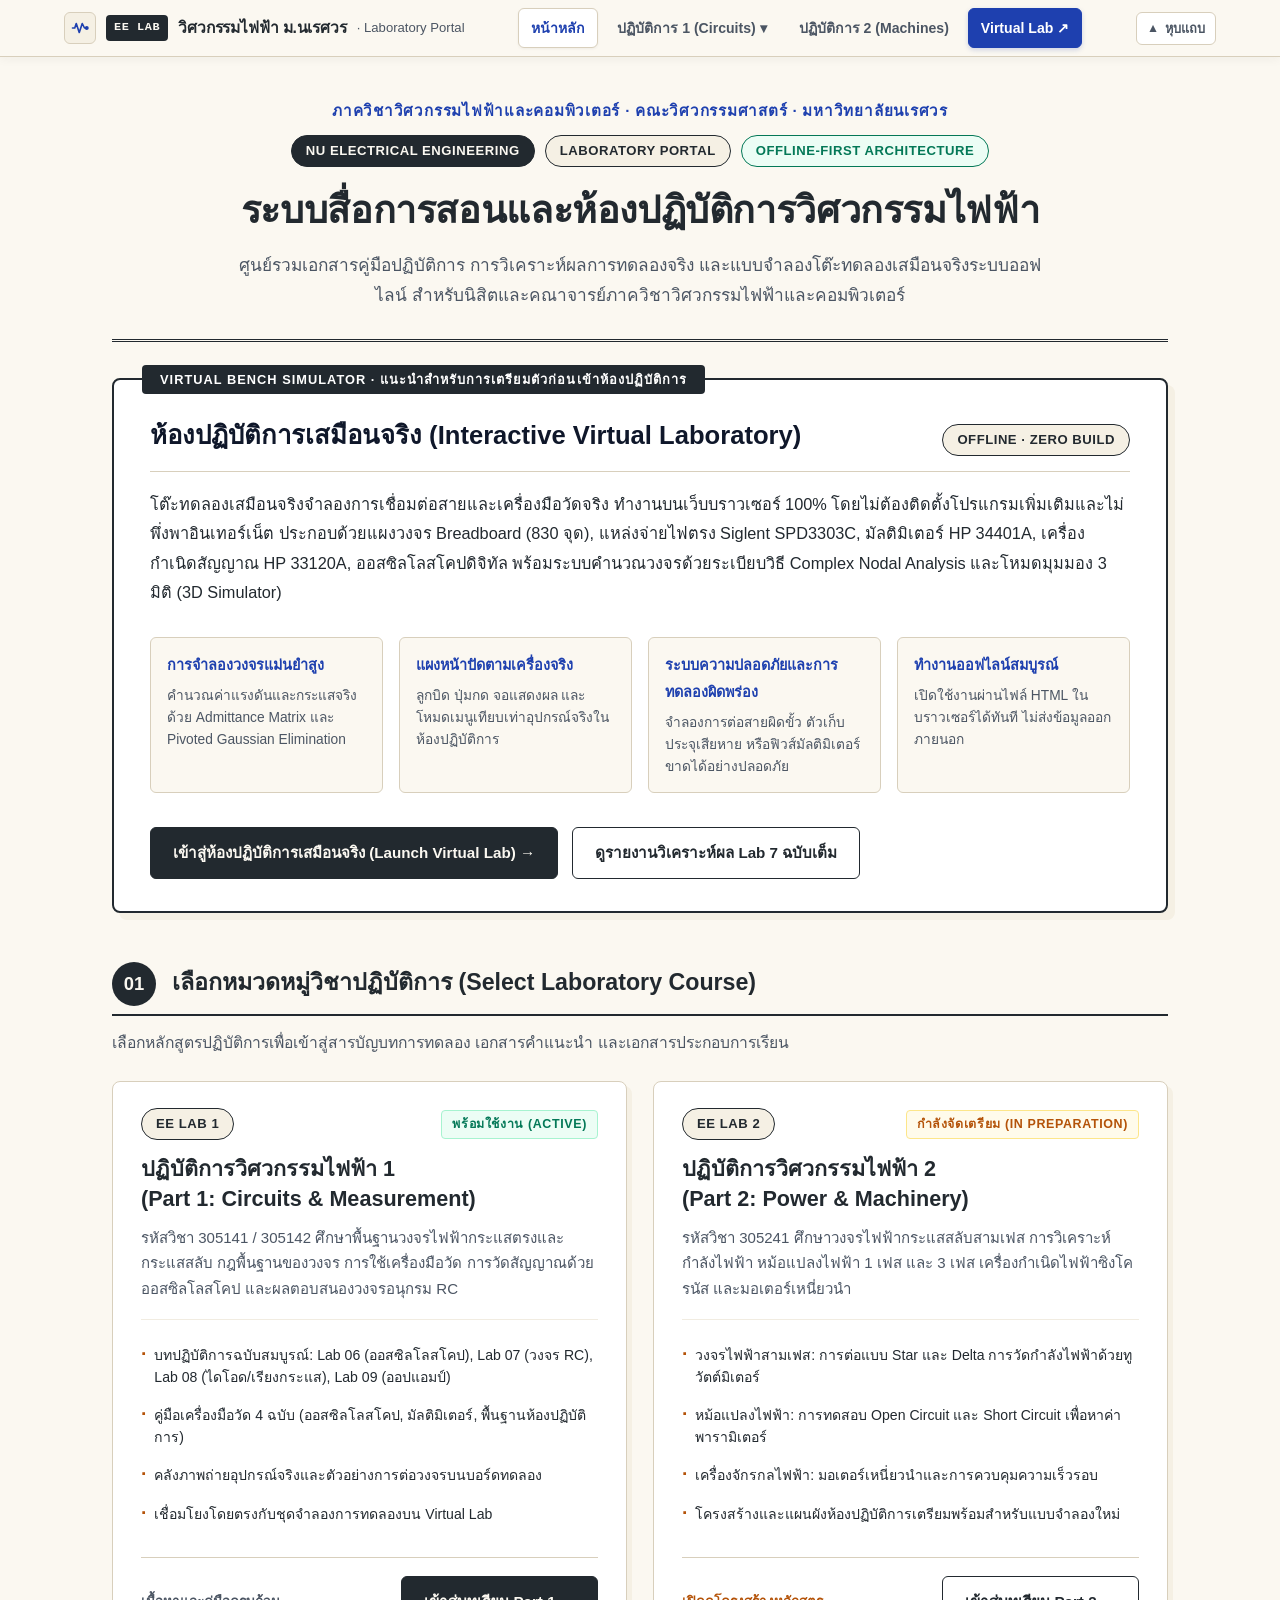
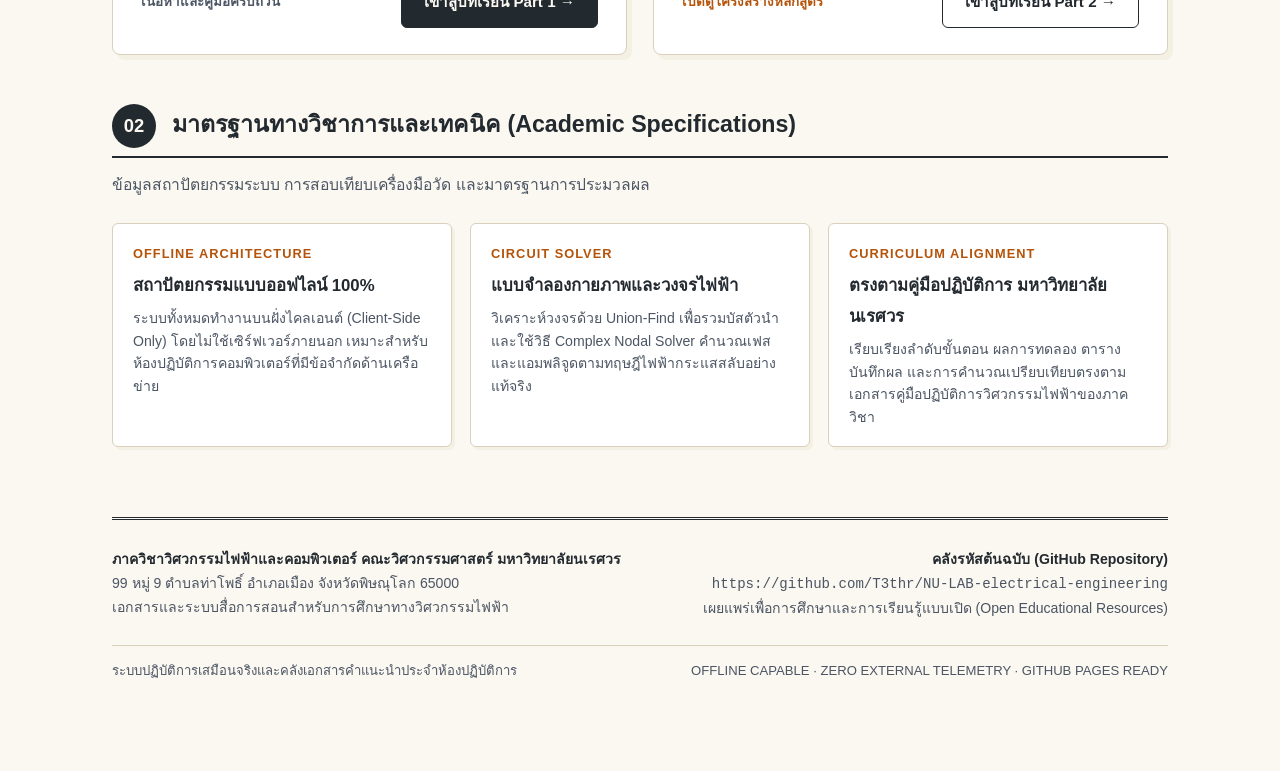
<file: index.html>
<!DOCTYPE html>
<html lang="th">
<head>
<meta charset="UTF-8">
<meta name="viewport" content="width=device-width, initial-scale=1.0">
<link rel="icon" href="data:,">
<title>ระบบสื่อการสอนและห้องปฏิบัติการวิศวกรรมไฟฟ้า · มหาวิทยาลัยนเรศวร</title>
<link rel="stylesheet" href="assets/css/site-header.css">
<script src="assets/js/site-header.js"></script>
<style>
/* ═══════════ พื้นฐานแบบตำราเรียนและเอกสารวิชาการ ═══════════ */
:root {
  --paper: #FBF8F1;
  --paper2: #F5F0E4;
  --ink: #22292F;
  --ink-soft: #4B5563;
  --rule: #D8CFBC;
  --accent: #1E40AF;
  --accent-hover: #1D4ED8;
  --accent2: #B45309;
  --green: #047857;
  --green-bg: #ECFDF5;
  --red: #B91C1C;
  --red-bg: #FEF2F2;
  --purple: #6D28D9;
  --amber-bg: #FFFBEB;
  --blue-bg: #EFF6FF;
  --navy: #0F172A;
}

* { box-sizing: border-box; }
html {
  scroll-behavior: smooth;
  overflow-x: hidden;
  max-width: 100vw;
  width: 100%;
}
body {
  margin: 0;
  background: var(--paper);
  color: var(--ink);
  font-family: "IBM Plex Sans Thai", "Sarabun", "Thonburi", "Noto Sans Thai", -apple-system, "Segoe UI", sans-serif;
  font-size: 16.5px;
  line-height: 1.85;
  overflow-x: hidden;
  max-width: 100vw;
  width: 100%;
}

.page {
  max-width: 1120px;
  margin: 0 auto;
  padding: 40px 32px 90px;
  width: 100%;
  overflow-x: hidden;
}

/* ═══════════ ส่วนหัวกลางแบบวิชาการ ═══════════ */
header.central-header {
  text-align: center;
  margin-bottom: 36px;
}

.institute-line {
  font-size: 0.95rem;
  font-weight: 700;
  letter-spacing: 0.05em;
  color: var(--accent);
  margin-bottom: 10px;
  text-transform: uppercase;
}

.chips-row {
  display: flex;
  justify-content: center;
  align-items: center;
  gap: 10px;
  margin-bottom: 18px;
  flex-wrap: wrap;
}

.chip {
  border: 1.5px solid var(--ink);
  border-radius: 999px;
  padding: 3px 14px;
  font-size: 0.82rem;
  font-weight: 700;
  color: var(--ink);
  background: var(--paper2);
  letter-spacing: 0.04em;
}

.chip.highlight {
  background: var(--ink);
  color: var(--paper);
}

.chip.active-tag {
  background: var(--green-bg);
  border-color: var(--green);
  color: var(--green);
}

h1.portal-title {
  font-size: 2.35rem;
  line-height: 1.35;
  margin: 12px 0 14px;
  font-weight: 800;
  color: var(--ink);
  letter-spacing: -0.01em;
}

.portal-subtitle {
  color: var(--ink-soft);
  font-size: 1.08rem;
  max-width: 820px;
  margin: 0 auto 24px;
  line-height: 1.75;
}

.header-divider {
  border: none;
  border-bottom: 3px double var(--ink);
  margin: 28px 0 36px;
}

/* ═══════════ กล่องเด่น Virtual Laboratory ═══════════ */
.hero-virtual-lab {
  border: 2px solid var(--ink);
  background: #FFFFFF;
  border-radius: 8px;
  padding: 32px 36px;
  margin-bottom: 48px;
  box-shadow: 7px 7px 0 var(--paper2);
  position: relative;
}

.hero-virtual-lab::before {
  content: "VIRTUAL BENCH SIMULATOR · แนะนำสำหรับการเตรียมตัวก่อนเข้าห้องปฏิบัติการ";
  position: absolute;
  top: -15px;
  left: 28px;
  background: var(--ink);
  color: #FFFFFF;
  font-weight: 700;
  font-size: 0.80rem;
  padding: 3px 18px;
  letter-spacing: 0.08em;
  border-radius: 4px;
}

.hero-content {
  display: flex;
  flex-direction: column;
  gap: 18px;
}

.hero-title-row {
  display: flex;
  justify-content: space-between;
  align-items: baseline;
  gap: 16px;
  flex-wrap: wrap;
  border-bottom: 1.5px solid var(--rule);
  padding-bottom: 12px;
}

.hero-title {
  font-size: 1.60rem;
  font-weight: 800;
  color: var(--navy);
  margin: 0;
}

.hero-desc {
  font-size: 1.02rem;
  color: var(--ink);
  line-height: 1.8;
  margin: 0;
}

.features-grid {
  display: grid;
  grid-template-columns: repeat(auto-fit, minmax(230px, 1fr));
  gap: 16px;
  margin: 12px 0 8px;
}

.feature-box {
  background: var(--paper);
  border: 1px solid var(--rule);
  border-radius: 6px;
  padding: 14px 16px;
}

.feature-box .f-title {
  font-size: 0.90rem;
  font-weight: 800;
  color: var(--accent);
  margin-bottom: 6px;
}

.feature-box .f-desc {
  font-size: 0.86rem;
  color: var(--ink-soft);
  line-height: 1.6;
  margin: 0;
}

.hero-actions {
  display: flex;
  align-items: center;
  gap: 14px;
  margin-top: 8px;
  flex-wrap: wrap;
}

.btn {
  display: inline-flex;
  align-items: center;
  justify-content: center;
  padding: 11px 22px;
  border-radius: 6px;
  font-size: 0.95rem;
  font-weight: 700;
  text-decoration: none;
  cursor: pointer;
  transition: all 0.15s ease;
  border: 1.5px solid var(--ink);
}

.btn-primary {
  background: var(--ink);
  color: var(--paper);
  border-color: var(--ink);
}

.btn-primary:hover {
  background: var(--accent);
  border-color: var(--accent);
  color: #FFFFFF;
  transform: translateY(-1px);
}

.btn-secondary {
  background: #FFFFFF;
  color: var(--ink);
}

.btn-secondary:hover {
  background: var(--paper2);
  border-color: var(--ink);
  transform: translateY(-1px);
}

.btn-outline-accent {
  background: var(--blue-bg);
  color: var(--accent);
  border-color: var(--accent);
}

.btn-outline-accent:hover {
  background: var(--accent);
  color: #FFFFFF;
}

/* ═══════════ หัวข้อส่วนเนื้อหา ═══════════ */
.sec-head {
  display: flex;
  align-items: baseline;
  gap: 16px;
  border-bottom: 2.5px solid var(--ink);
  padding-bottom: 8px;
  margin: 48px 0 24px;
}

.sec-no {
  flex: 0 0 auto;
  width: 44px;
  height: 44px;
  border-radius: 50%;
  background: var(--ink);
  color: var(--paper);
  display: flex;
  align-items: center;
  justify-content: center;
  font-size: 1.15rem;
  font-weight: 800;
}

h2 {
  font-size: 1.45rem;
  margin: 0;
  font-weight: 800;
  color: var(--ink);
}

.sec-lead {
  color: var(--ink-soft);
  font-size: 0.98rem;
  margin: -12px 0 24px;
}

/* ═══════════ การ์ดเลือกหมวดหมู่วิชา (Part 1 / Part 2) ═══════════ */
.course-grid {
  display: grid;
  grid-template-columns: repeat(auto-fit, minmax(340px, 1fr));
  gap: 26px;
  margin-bottom: 48px;
}

.course-card {
  background: #FFFFFF;
  border: 1.5px solid var(--rule);
  border-radius: 8px;
  padding: 26px 28px;
  box-shadow: 5px 5px 0 var(--paper2);
  display: flex;
  flex-direction: column;
  justify-content: space-between;
  transition: all 0.2s ease;
}

.course-card:hover {
  box-shadow: 6px 6px 0 rgba(0,0,0,0.12);
  border-color: var(--ink);
  transform: translateY(-2px);
}

.course-badge-row {
  display: flex;
  justify-content: space-between;
  align-items: center;
  margin-bottom: 14px;
  gap: 10px;
}

.badge-tag {
  font-size: 0.78rem;
  font-weight: 800;
  padding: 2px 10px;
  border-radius: 4px;
  letter-spacing: 0.05em;
  text-transform: uppercase;
}

.badge-active {
  background: var(--green-bg);
  color: var(--green);
  border: 1px solid #A7F3D0;
}

.badge-prep {
  background: var(--amber-bg);
  color: var(--accent2);
  border: 1px solid #FDE68A;
}

.card-title {
  font-size: 1.35rem;
  font-weight: 800;
  margin: 0 0 10px;
  color: var(--ink);
  line-height: 1.4;
}

.card-desc {
  font-size: 0.94rem;
  color: var(--ink-soft);
  line-height: 1.7;
  margin: 0 0 18px;
}

.card-highlights {
  list-style: none;
  padding: 0;
  margin: 0 0 24px;
  border-top: 1px solid #F1ECE1;
  padding-top: 14px;
}

.card-highlights li {
  font-size: 0.88rem;
  color: var(--ink);
  padding: 5px 0;
  display: flex;
  align-items: baseline;
  gap: 8px;
  line-height: 1.55;
}

.card-highlights li::before {
  content: "·";
  color: var(--accent2);
  font-weight: 800;
  font-size: 1.2rem;
}

.card-footer {
  border-top: 1.5px solid var(--rule);
  padding-top: 18px;
  display: flex;
  justify-content: space-between;
  align-items: center;
  gap: 12px;
  flex-wrap: wrap;
}

/* ═══════════ เมทริกซ์ข้อมูลและสเปก ═══════════ */
.spec-grid {
  display: grid;
  grid-template-columns: repeat(auto-fit, minmax(300px, 1fr));
  gap: 18px;
  margin: 20px 0 40px;
}

.spec-card {
  background: #FFFFFF;
  border: 1.5px solid var(--rule);
  border-radius: 6px;
  padding: 18px 20px;
  box-shadow: 3px 3px 0 var(--paper2);
}

.spec-card .spec-label {
  font-size: 0.80rem;
  font-weight: 800;
  color: var(--accent2);
  text-transform: uppercase;
  letter-spacing: 0.08em;
  margin-bottom: 4px;
  display: block;
}

.spec-card .spec-title {
  font-size: 1.05rem;
  font-weight: 700;
  color: var(--ink);
  margin-bottom: 6px;
}

.spec-card .spec-detail {
  font-size: 0.88rem;
  color: var(--ink-soft);
  line-height: 1.6;
  margin: 0;
}

/* ═══════════ ท้ายกระดาษ Colophon ═══════════ */
footer.colophon {
  margin-top: 70px;
  border-top: 3px double var(--ink);
  padding-top: 28px;
  font-size: 0.88rem;
  color: var(--ink-soft);
  line-height: 1.7;
}

.footer-content {
  display: flex;
  justify-content: space-between;
  align-items: flex-start;
  gap: 24px;
  flex-wrap: wrap;
}

.footer-col {
  flex: 1 1 300px;
}

.footer-col b {
  color: var(--ink);
}

.footer-bottom {
  margin-top: 24px;
  padding-top: 14px;
  border-top: 1px solid var(--rule);
  font-size: 0.82rem;
  display: flex;
  justify-content: space-between;
  flex-wrap: wrap;
  gap: 10px;
}

@media (max-width: 768px) {
  html, body {
    overflow-x: hidden;
    max-width: 100vw;
    width: 100%;
  }
  body { font-size: 15.5px; }
  .page {
    padding: 24px 18px 60px;
    width: 100%;
    max-width: 100%;
    box-sizing: border-box;
    overflow-x: hidden;
  }
  h1.portal-title { font-size: 1.85rem; }
  .hero-virtual-lab { padding: 24px 20px; }
  .hero-virtual-lab::before { position: static; display: inline-block; margin-bottom: 12px; }
  .hero-title { font-size: 1.35rem; }
  .course-grid { grid-template-columns: 1fr; }
  .course-card { padding: 20px; }
}
</style>
</head>
<body>

<!-- ═══════════ Unified Standardized Header & Navigation ═══════════ -->
<site-header data-page="portal" data-base="./" data-no-breadcrumb="true"></site-header>

<div class="page">

  <!-- ส่วนหัวกลางแบบวิชาการ -->
  <header class="central-header">
    <div class="institute-line">ภาควิชาวิศวกรรมไฟฟ้าและคอมพิวเตอร์ · คณะวิศวกรรมศาสตร์ · มหาวิทยาลัยนเรศวร</div>
    
    <div class="chips-row">
      <span class="chip highlight">NU ELECTRICAL ENGINEERING</span>
      <span class="chip">LABORATORY PORTAL</span>
      <span class="chip active-tag">OFFLINE-FIRST ARCHITECTURE</span>
    </div>

    <h1 class="portal-title">ระบบสื่อการสอนและห้องปฏิบัติการวิศวกรรมไฟฟ้า</h1>
    <p class="portal-subtitle">ศูนย์รวมเอกสารคู่มือปฏิบัติการ การวิเคราะห์ผลการทดลองจริง และแบบจำลองโต๊ะทดลองเสมือนจริงระบบออฟไลน์ สำหรับนิสิตและคณาจารย์ภาควิชาวิศวกรรมไฟฟ้าและคอมพิวเตอร์</p>

    <hr class="header-divider">
  </header>

  <!-- กล่องเด่น: ห้องปฏิบัติการเสมือนจริง Virtual Laboratory -->
  <section class="hero-virtual-lab">
    <div class="hero-content">
      <div class="hero-title-row">
        <h2 class="hero-title">ห้องปฏิบัติการเสมือนจริง (Interactive Virtual Laboratory)</h2>
        <span class="chip">OFFLINE · ZERO BUILD</span>
      </div>

      <p class="hero-desc">
        โต๊ะทดลองเสมือนจริงจำลองการเชื่อมต่อสายและเครื่องมือวัดจริง ทำงานบนเว็บบราวเซอร์ 100% โดยไม่ต้องติดตั้งโปรแกรมเพิ่มเติมและไม่พึ่งพาอินเทอร์เน็ต ประกอบด้วยแผงวงจร Breadboard (830 จุด), แหล่งจ่ายไฟตรง Siglent SPD3303C, มัลติมิเตอร์ HP 34401A, เครื่องกำเนิดสัญญาณ HP 33120A, ออสซิลโลสโคปดิจิทัล พร้อมระบบคำนวณวงจรด้วยระเบียบวิธี Complex Nodal Analysis และโหมดมุมมอง 3 มิติ (3D Simulator)
      </p>

      <div class="features-grid">
        <div class="feature-box">
          <div class="f-title">การจำลองวงจรแม่นยำสูง</div>
          <p class="f-desc">คำนวณค่าแรงดันและกระแสจริงด้วย Admittance Matrix และ Pivoted Gaussian Elimination</p>
        </div>
        <div class="feature-box">
          <div class="f-title">แผงหน้าปัดตามเครื่องจริง</div>
          <p class="f-desc">ลูกบิด ปุ่มกด จอแสดงผล และโหมดเมนูเทียบเท่าอุปกรณ์จริงในห้องปฏิบัติการ</p>
        </div>
        <div class="feature-box">
          <div class="f-title">ระบบความปลอดภัยและการทดลองผิดพร่อง</div>
          <p class="f-desc">จำลองการต่อสายผิดขั้ว ตัวเก็บประจุเสียหาย หรือฟิวส์มัลติมิเตอร์ขาดได้อย่างปลอดภัย</p>
        </div>
        <div class="feature-box">
          <div class="f-title">ทำงานออฟไลน์สมบูรณ์</div>
          <p class="f-desc">เปิดใช้งานผ่านไฟล์ HTML ในบราวเซอร์ได้ทันที ไม่ส่งข้อมูลออกภายนอก</p>
        </div>
      </div>

      <div class="hero-actions">
        <a href="./virtual-lab/index.html" class="btn btn-primary">เข้าสู่ห้องปฏิบัติการเสมือนจริง (Launch Virtual Lab) →</a>
        <a href="./part1/lab7/index.html" class="btn btn-secondary">ดูรายงานวิเคราะห์ผล Lab 7 ฉบับเต็ม</a>
      </div>
    </div>
  </section>

  <!-- หมวดหมู่วิชาปฏิบัติการ -->
  <section>
    <div class="sec-head">
      <div class="sec-no">01</div>
      <h2>เลือกหมวดหมู่วิชาปฏิบัติการ (Select Laboratory Course)</h2>
    </div>
    <p class="sec-lead">เลือกหลักสูตรปฏิบัติการเพื่อเข้าสู่สารบัญบทการทดลอง เอกสารคำแนะนำ และเอกสารประกอบการเรียน</p>

    <div class="course-grid">

      <!-- Course Card: Part 1 -->
      <article class="course-card">
        <div>
          <div class="course-badge-row">
            <span class="chip">EE LAB 1</span>
            <span class="badge-tag badge-active">พร้อมใช้งาน (ACTIVE)</span>
          </div>

          <h3 class="card-title">ปฏิบัติการวิศวกรรมไฟฟ้า 1<br>(Part 1: Circuits & Measurement)</h3>
          <p class="card-desc">
            รหัสวิชา 305141 / 305142 ศึกษาพื้นฐานวงจรไฟฟ้ากระแสตรงและกระแสสลับ กฎพื้นฐานของวงจร การใช้เครื่องมือวัด การวัดสัญญาณด้วยออสซิลโลสโคป และผลตอบสนองวงจรอนุกรม RC
          </p>

          <ul class="card-highlights">
            <li>บทปฏิบัติการฉบับสมบูรณ์: Lab 06 (ออสซิลโลสโคป), Lab 07 (วงจร RC), Lab 08 (ไดโอด/เรียงกระแส), Lab 09 (ออปแอมป์)</li>
            <li>คู่มือเครื่องมือวัด 4 ฉบับ (ออสซิลโลสโคป, มัลติมิเตอร์, พื้นฐานห้องปฏิบัติการ)</li>
            <li>คลังภาพถ่ายอุปกรณ์จริงและตัวอย่างการต่อวงจรบนบอร์ดทดลอง</li>
            <li>เชื่อมโยงโดยตรงกับชุดจำลองการทดลองบน Virtual Lab</li>
          </ul>
        </div>

        <div class="card-footer">
          <span style="font-size:0.84rem; color:var(--ink-soft); font-weight:600;">เนื้อหาและคู่มือครบถ้วน</span>
          <a href="./part1/index.html" class="btn btn-primary">เข้าสู่บทเรียน Part 1 →</a>
        </div>
      </article>

      <!-- Course Card: Part 2 -->
      <article class="course-card">
        <div>
          <div class="course-badge-row">
            <span class="chip">EE LAB 2</span>
            <span class="badge-tag badge-prep">กำลังจัดเตรียม (IN PREPARATION)</span>
          </div>

          <h3 class="card-title">ปฏิบัติการวิศวกรรมไฟฟ้า 2<br>(Part 2: Power & Machinery)</h3>
          <p class="card-desc">
            รหัสวิชา 305241 ศึกษาวงจรไฟฟ้ากระแสสลับสามเฟส การวิเคราะห์กำลังไฟฟ้า หม้อแปลงไฟฟ้า 1 เฟส และ 3 เฟส เครื่องกำเนิดไฟฟ้าซิงโครนัส และมอเตอร์เหนี่ยวนำ
          </p>

          <ul class="card-highlights">
            <li>วงจรไฟฟ้าสามเฟส: การต่อแบบ Star และ Delta การวัดกำลังไฟฟ้าด้วยทูวัตต์มิเตอร์</li>
            <li>หม้อแปลงไฟฟ้า: การทดสอบ Open Circuit และ Short Circuit เพื่อหาค่าพารามิเตอร์</li>
            <li>เครื่องจักรกลไฟฟ้า: มอเตอร์เหนี่ยวนำและการควบคุมความเร็วรอบ</li>
            <li>โครงสร้างและแผนผังห้องปฏิบัติการเตรียมพร้อมสำหรับแบบจำลองใหม่</li>
          </ul>
        </div>

        <div class="card-footer">
          <span style="font-size:0.84rem; color:var(--accent2); font-weight:600;">เปิดดูโครงสร้างหลักสูตร</span>
          <a href="./part2/index.html" class="btn btn-secondary">เข้าสู่บทเรียน Part 2 →</a>
        </div>
      </article>

    </div>
  </section>

  <!-- สเปกและข้อมูลทางวิชาการ -->
  <section>
    <div class="sec-head">
      <div class="sec-no">02</div>
      <h2>มาตรฐานทางวิชาการและเทคนิค (Academic Specifications)</h2>
    </div>
    <p class="sec-lead">ข้อมูลสถาปัตยกรรมระบบ การสอบเทียบเครื่องมือวัด และมาตรฐานการประมวลผล</p>

    <div class="spec-grid">
      <div class="spec-card">
        <span class="spec-label">OFFLINE ARCHITECTURE</span>
        <div class="spec-title">สถาปัตยกรรมแบบออฟไลน์ 100%</div>
        <p class="spec-detail">
          ระบบทั้งหมดทำงานบนฝั่งไคลเอนต์ (Client-Side Only) โดยไม่ใช้เซิร์ฟเวอร์ภายนอก เหมาะสำหรับห้องปฏิบัติการคอมพิวเตอร์ที่มีข้อจำกัดด้านเครือข่าย
        </p>
      </div>

      <div class="spec-card">
        <span class="spec-label">CIRCUIT SOLVER</span>
        <div class="spec-title">แบบจำลองกายภาพและวงจรไฟฟ้า</div>
        <p class="spec-detail">
          วิเคราะห์วงจรด้วย Union-Find เพื่อรวมบัสตัวนำ และใช้วิธี Complex Nodal Solver คำนวณเฟสและแอมพลิจูดตามทฤษฎีไฟฟ้ากระแสสลับอย่างแท้จริง
        </p>
      </div>

      <div class="spec-card">
        <span class="spec-label">CURRICULUM ALIGNMENT</span>
        <div class="spec-title">ตรงตามคู่มือปฏิบัติการ มหาวิทยาลัยนเรศวร</div>
        <p class="spec-detail">
          เรียบเรียงลำดับขั้นตอน ผลการทดลอง ตารางบันทึกผล และการคำนวณเปรียบเทียบตรงตามเอกสารคู่มือปฏิบัติการวิศวกรรมไฟฟ้าของภาควิชา
        </p>
      </div>
    </div>
  </section>

  <!-- ท้ายกระดาษ -->
  <footer class="colophon">
    <div class="footer-content">
      <div class="footer-col">
        <b>ภาควิชาวิศวกรรมไฟฟ้าและคอมพิวเตอร์ คณะวิศวกรรมศาสตร์ มหาวิทยาลัยนเรศวร</b><br>
        99 หมู่ 9 ตำบลท่าโพธิ์ อำเภอเมือง จังหวัดพิษณุโลก 65000<br>
        เอกสารและระบบสื่อการสอนสำหรับการศึกษาทางวิศวกรรมไฟฟ้า
      </div>
      <div class="footer-col" style="text-align: right;">
        <b>คลังรหัสต้นฉบับ (GitHub Repository)</b><br>
        <span style="font-family: monospace; font-size: 0.88rem;">https://github.com/T3thr/NU-LAB-electrical-engineering</span><br>
        เผยแพร่เพื่อการศึกษาและการเรียนรู้แบบเปิด (Open Educational Resources)
      </div>
    </div>

    <div class="footer-bottom">
      <span>ระบบปฏิบัติการเสมือนจริงและคลังเอกสารคำแนะนำประจำห้องปฏิบัติการ</span>
      <span>OFFLINE CAPABLE · ZERO EXTERNAL TELEMETRY · GITHUB PAGES READY</span>
    </div>
  </footer>

</div>

</body>
</html>
</file>
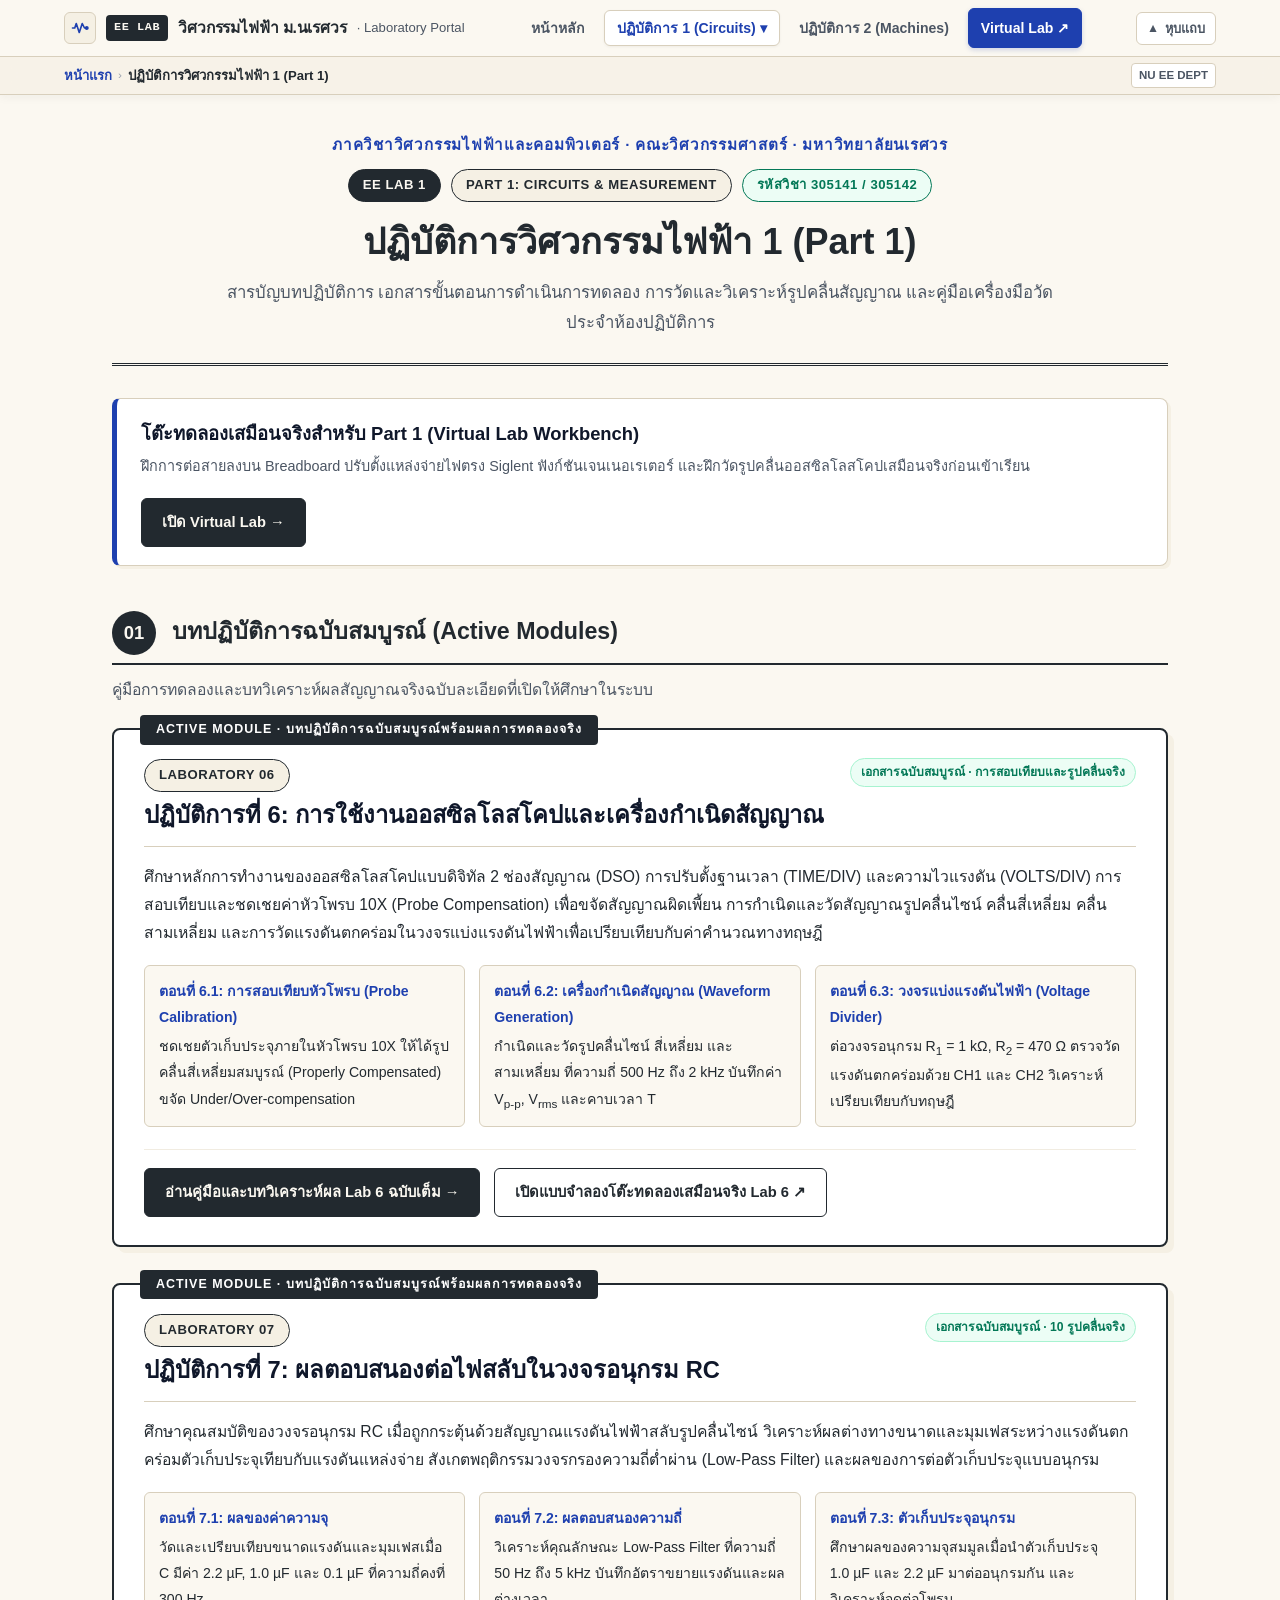
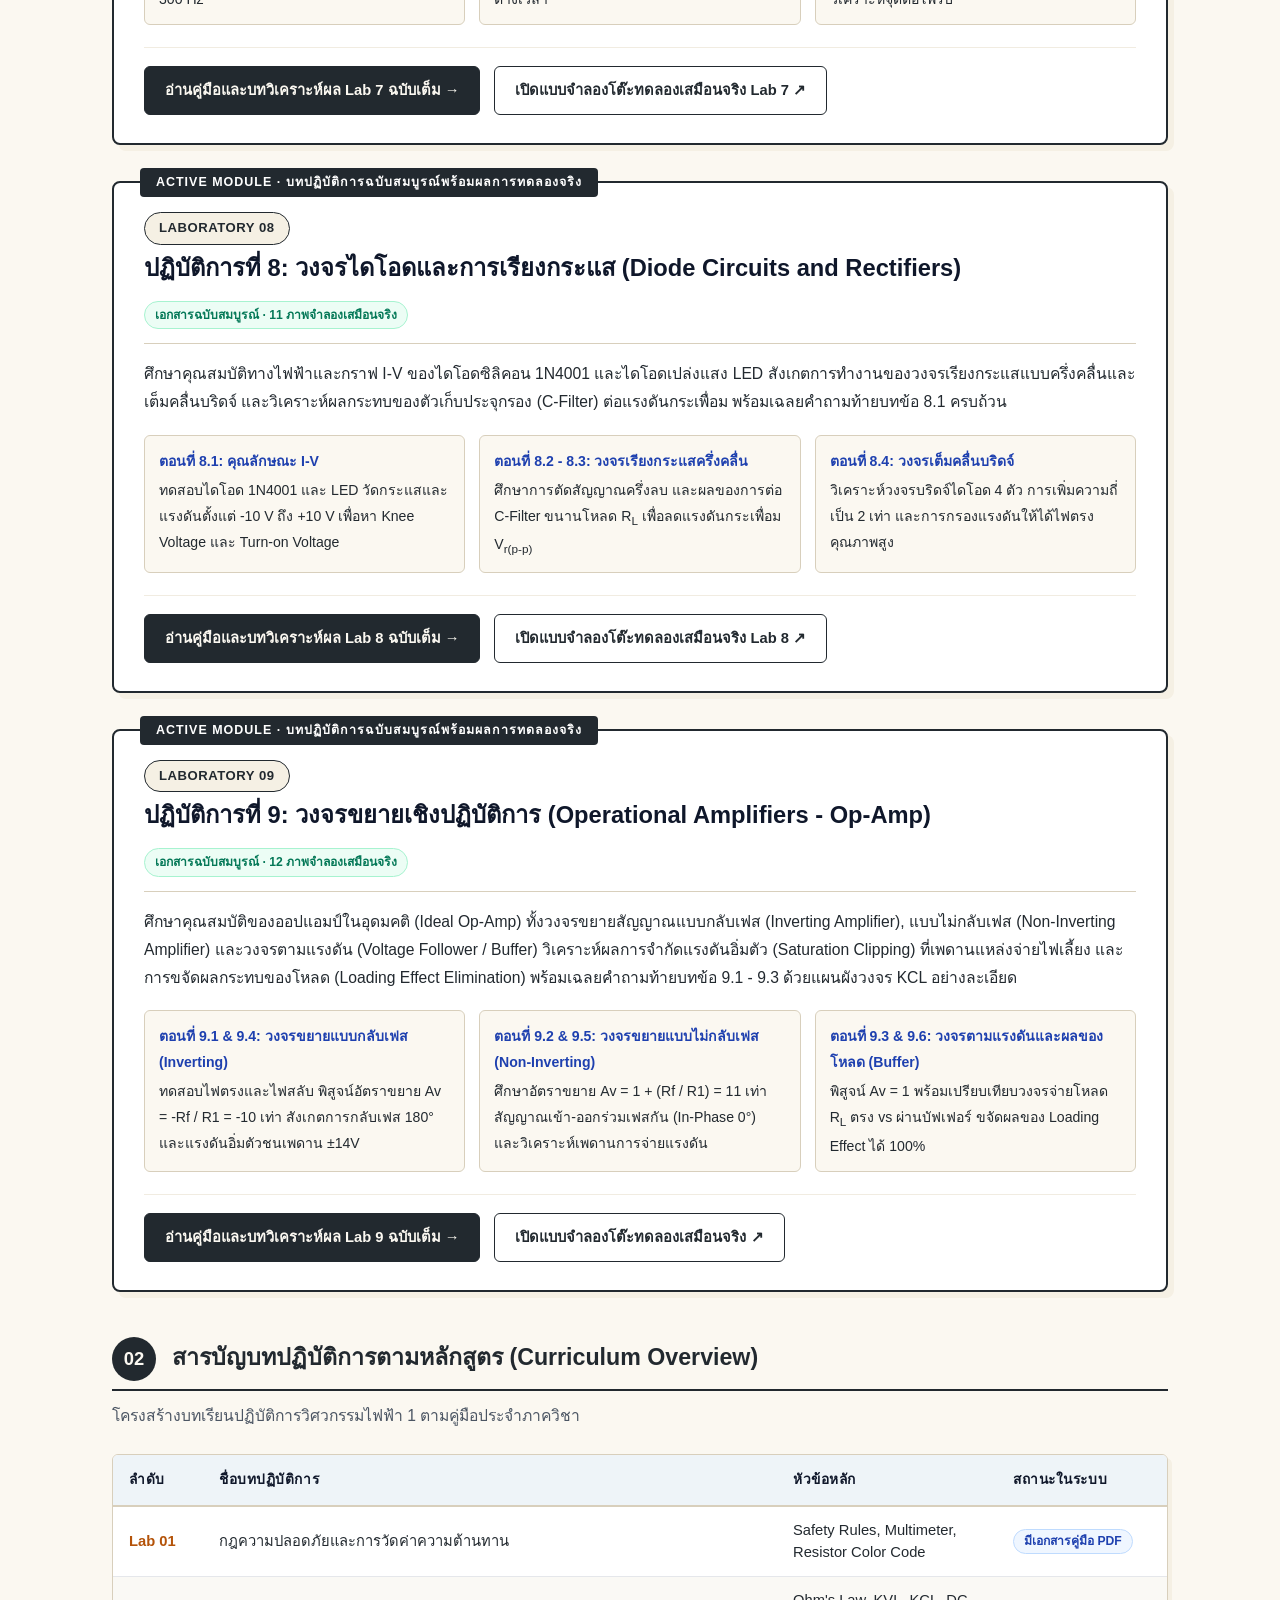
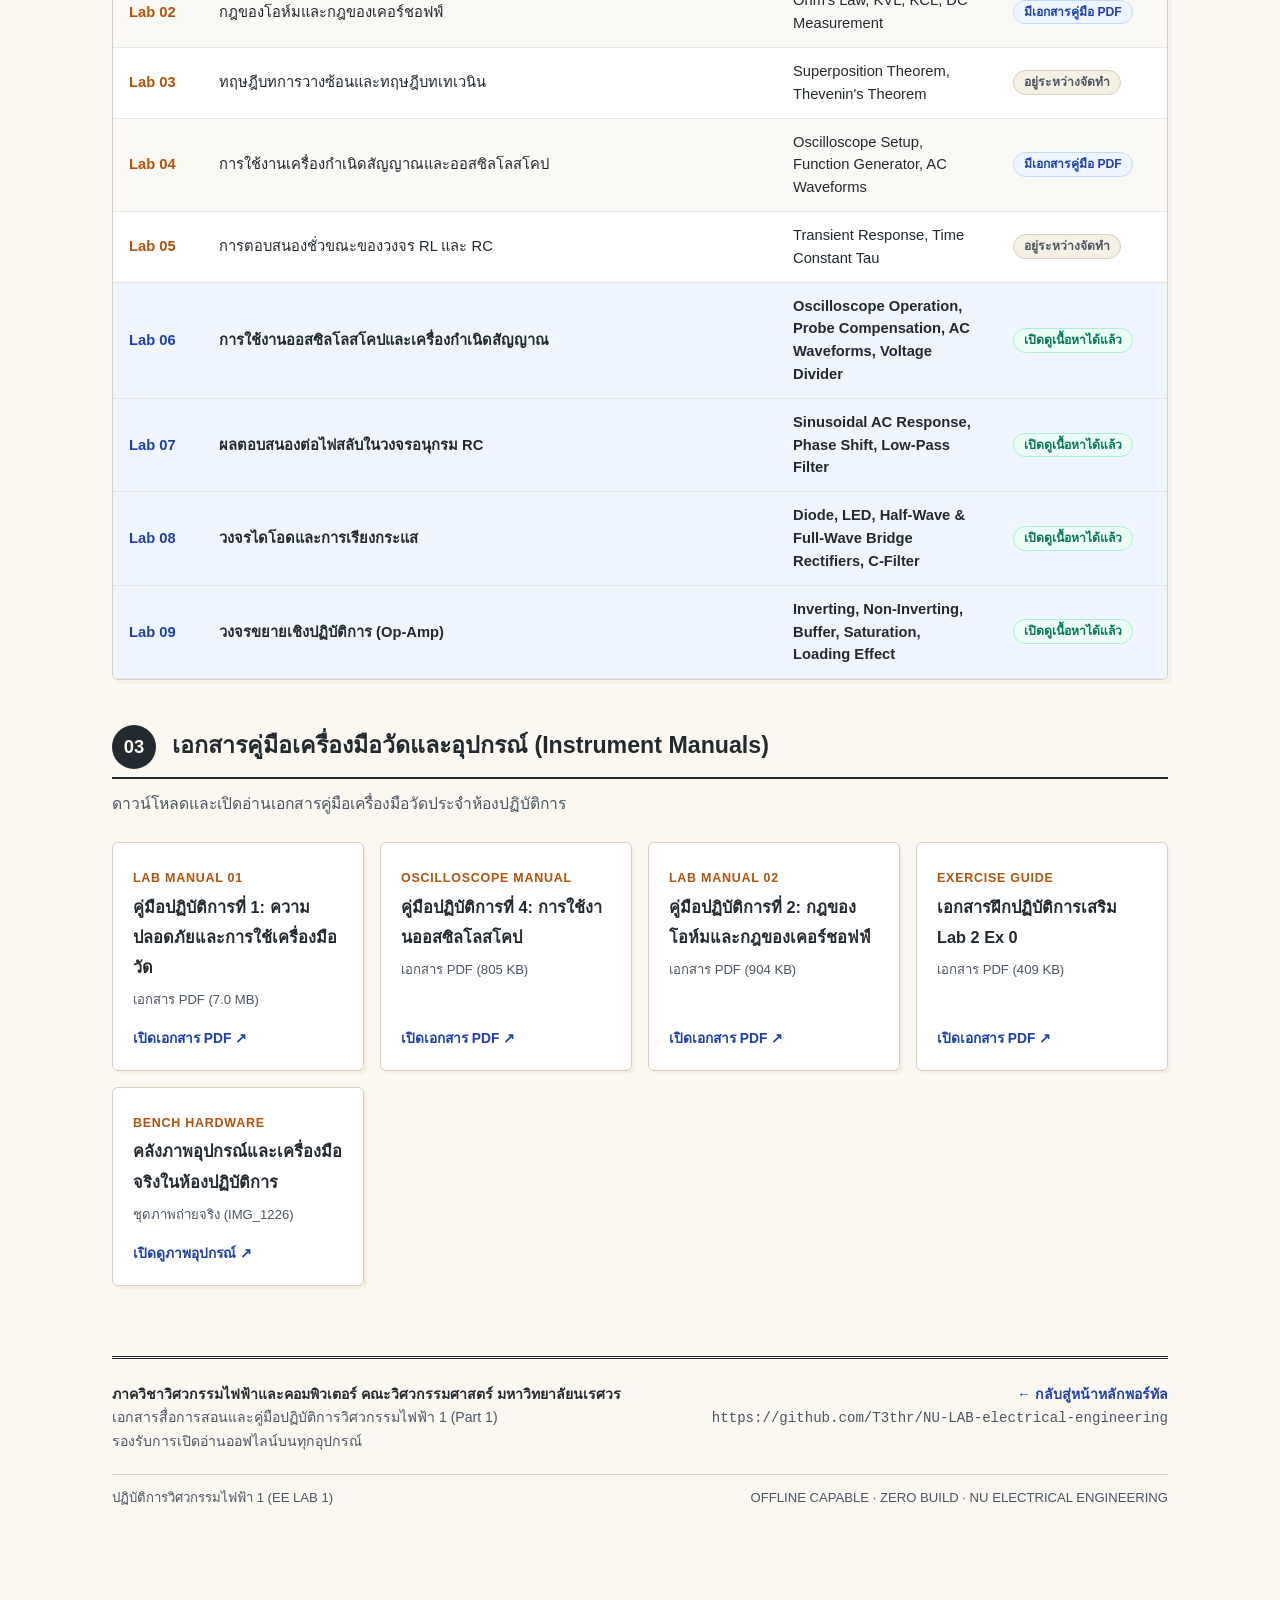
<file: part1/index.html>
<!DOCTYPE html>
<html lang="th">
<head>
<meta charset="UTF-8">
<meta name="viewport" content="width=device-width, initial-scale=1.0">
<link rel="icon" href="data:,">
<title>ปฏิบัติการวิศวกรรมไฟฟ้า 1 (Part 1: Circuits & Measurement) · มหาวิทยาลัยนเรศวร</title>
<link rel="stylesheet" href="../assets/css/site-header.css">
<script src="../assets/js/site-header.js"></script>
<style>
/* ═══════════ พื้นฐานแบบตำราเรียนและเอกสารวิชาการ ═══════════ */
:root {
  --paper: #FBF8F1;
  --paper2: #F5F0E4;
  --ink: #22292F;
  --ink-soft: #4B5563;
  --rule: #D8CFBC;
  --accent: #1E40AF;
  --accent-hover: #1D4ED8;
  --accent2: #B45309;
  --green: #047857;
  --green-bg: #ECFDF5;
  --red: #B91C1C;
  --red-bg: #FEF2F2;
  --purple: #6D28D9;
  --amber-bg: #FFFBEB;
  --blue-bg: #EFF6FF;
  --navy: #0F172A;
}

* { box-sizing: border-box; }
html {
  scroll-behavior: smooth;
  overflow-x: hidden;
  max-width: 100vw;
  width: 100%;
}
body {
  margin: 0;
  background: var(--paper);
  color: var(--ink);
  font-family: "IBM Plex Sans Thai", "Sarabun", "Thonburi", "Noto Sans Thai", -apple-system, "Segoe UI", sans-serif;
  font-size: 16.5px;
  line-height: 1.85;
  overflow-x: hidden;
  max-width: 100vw;
  width: 100%;
}

.page {
  max-width: 1120px;
  margin: 0 auto;
  padding: 36px 32px 90px;
  width: 100%;
  overflow-x: hidden;
}

/* ═══════════ แถบนำทางและส่วนหัวกลาง ═══════════ */
.breadcrumb {
  display: flex;
  align-items: center;
  gap: 8px;
  font-size: 0.88rem;
  color: var(--ink-soft);
  margin-bottom: 24px;
  flex-wrap: wrap;
}

.breadcrumb a {
  color: var(--accent);
  text-decoration: none;
  font-weight: 600;
}

.breadcrumb a:hover {
  text-decoration: underline;
}

.breadcrumb .sep {
  color: #9CA3AF;
}

header.central-header {
  text-align: center;
  margin-bottom: 32px;
}

.institute-line {
  font-size: 0.95rem;
  font-weight: 700;
  letter-spacing: 0.05em;
  color: var(--accent);
  margin-bottom: 10px;
  text-transform: uppercase;
}

.chips-row {
  display: flex;
  justify-content: center;
  align-items: center;
  gap: 10px;
  margin-bottom: 16px;
  flex-wrap: wrap;
}

.chip {
  border: 1.5px solid var(--ink);
  border-radius: 999px;
  padding: 3px 14px;
  font-size: 0.82rem;
  font-weight: 700;
  color: var(--ink);
  background: var(--paper2);
  letter-spacing: 0.04em;
}

.chip.highlight {
  background: var(--ink);
  color: var(--paper);
}

.chip.active-tag {
  background: var(--green-bg);
  border-color: var(--green);
  color: var(--green);
}

h1.book-title {
  font-size: 2.25rem;
  line-height: 1.35;
  margin: 10px 0 12px;
  font-weight: 800;
  color: var(--ink);
}

.subtitle {
  color: var(--ink-soft);
  font-size: 1.05rem;
  max-width: 840px;
  margin: 0 auto 24px;
  line-height: 1.75;
}

.header-divider {
  border: none;
  border-bottom: 3px double var(--ink);
  margin: 26px 0 32px;
}

/* ═══════════ แบนเนอร์ Virtual Lab สอดคล้อง ═══════════ */
.quick-vlab-box {
  background: #FFFFFF;
  border: 1.5px solid var(--rule);
  border-left: 5px solid var(--accent);
  border-radius: 8px;
  padding: 18px 24px;
  margin-bottom: 36px;
  box-shadow: 3px 3px 0 var(--paper2);
  display: flex;
  justify-content: space-between;
  align-items: center;
  gap: 20px;
  flex-wrap: wrap;
}

.quick-vlab-info h3 {
  margin: 0 0 4px;
  font-size: 1.15rem;
  font-weight: 800;
  color: var(--navy);
}

.quick-vlab-info p {
  margin: 0;
  font-size: 0.90rem;
  color: var(--ink-soft);
  line-height: 1.6;
}

/* ═══════════ หัวข้อส่วนเนื้อหา ═══════════ */
.sec-head {
  display: flex;
  align-items: baseline;
  gap: 16px;
  border-bottom: 2.5px solid var(--ink);
  padding-bottom: 8px;
  margin: 44px 0 20px;
}

.sec-no {
  flex: 0 0 auto;
  width: 44px;
  height: 44px;
  border-radius: 50%;
  background: var(--ink);
  color: var(--paper);
  display: flex;
  align-items: center;
  justify-content: center;
  font-size: 1.15rem;
  font-weight: 800;
}

h2 {
  font-size: 1.45rem;
  margin: 0;
  font-weight: 800;
  color: var(--ink);
}

.sec-lead {
  color: var(--ink-soft);
  font-size: 0.98rem;
  margin: -10px 0 24px;
}

/* ═══════════ การ์ด Lab 7 ฉบับเด่น ═══════════ */
.featured-lab-card {
  background: #FFFFFF;
  border: 2px solid var(--ink);
  border-radius: 8px;
  padding: 28px 30px;
  margin-bottom: 36px;
  box-shadow: 6px 6px 0 var(--paper2);
  position: relative;
}

.featured-lab-card::before {
  content: "ACTIVE MODULE · บทปฏิบัติการฉบับสมบูรณ์พร้อมผลการทดลองจริง";
  position: absolute;
  top: -15px;
  left: 26px;
  background: var(--ink);
  color: #FFFFFF;
  font-weight: 700;
  font-size: 0.78rem;
  padding: 3px 16px;
  letter-spacing: 0.08em;
  border-radius: 4px;
}

.featured-header {
  display: flex;
  justify-content: space-between;
  align-items: flex-start;
  gap: 16px;
  border-bottom: 1.5px solid var(--rule);
  padding-bottom: 14px;
  margin-bottom: 16px;
  flex-wrap: wrap;
}

.featured-title {
  font-size: 1.48rem;
  font-weight: 800;
  color: var(--navy);
  margin: 0;
  line-height: 1.35;
}

.featured-desc {
  font-size: 0.98rem;
  color: var(--ink);
  line-height: 1.8;
  margin: 0 0 18px;
}

.parts-list {
  display: grid;
  grid-template-columns: repeat(auto-fit, minmax(280px, 1fr));
  gap: 14px;
  margin-bottom: 22px;
}

.part-item {
  background: var(--paper);
  border: 1px solid var(--rule);
  border-radius: 6px;
  padding: 12px 14px;
  font-size: 0.88rem;
}

.part-item b {
  color: var(--accent);
  display: block;
  margin-bottom: 3px;
}

.featured-actions {
  display: flex;
  gap: 14px;
  flex-wrap: wrap;
  border-top: 1px solid #F1ECE1;
  padding-top: 18px;
}

.btn {
  display: inline-flex;
  align-items: center;
  justify-content: center;
  padding: 10px 20px;
  border-radius: 6px;
  font-size: 0.92rem;
  font-weight: 700;
  text-decoration: none;
  cursor: pointer;
  transition: all 0.15s ease;
  border: 1.5px solid var(--ink);
}

.btn-primary {
  background: var(--ink);
  color: var(--paper);
  border-color: var(--ink);
}

.btn-primary:hover {
  background: var(--accent);
  border-color: var(--accent);
  color: #FFFFFF;
  transform: translateY(-1px);
}

.btn-secondary {
  background: #FFFFFF;
  color: var(--ink);
}

.btn-secondary:hover {
  background: var(--paper2);
  border-color: var(--ink);
  transform: translateY(-1px);
}

/* ═══════════ ตารางสรุปบทเรียนทั้งหมด ═══════════ */
.table-wrap {
  width: 100%;
  overflow-x: auto;
  border: 1.5px solid var(--rule);
  border-radius: 6px;
  background: #FFFFFF;
  box-shadow: 4px 4px 0 var(--paper2);
  margin-bottom: 40px;
}

table.lab-table {
  width: 100%;
  border-collapse: collapse;
  min-width: 680px;
  font-size: 0.92rem;
}

table.lab-table th {
  background: #EEF4F8;
  color: var(--navy);
  font-weight: 700;
  padding: 12px 16px;
  text-align: left;
  border-bottom: 2px solid var(--rule);
  font-size: 0.86rem;
  letter-spacing: 0.04em;
}

table.lab-table td {
  padding: 12px 16px;
  border-bottom: 1px solid #E5E7EB;
  color: var(--ink);
  vertical-align: middle;
  line-height: 1.55;
}

table.lab-table tr:nth-child(even) td {
  background: #FAF9F5;
}

table.lab-table tr.highlight-row td {
  background: #EFF6FF;
  font-weight: 600;
}

.status-pill {
  display: inline-block;
  font-size: 0.76rem;
  font-weight: 700;
  padding: 2px 10px;
  border-radius: 999px;
  white-space: nowrap;
}

.status-active {
  background: var(--green-bg);
  color: var(--green);
  border: 1px solid #A7F3D0;
}

.status-doc {
  background: var(--blue-bg);
  color: var(--accent);
  border: 1px solid #BFDBFE;
}

.status-prep {
  background: var(--paper2);
  color: var(--ink-soft);
  border: 1px solid var(--rule);
}

/* ═══════════ เอกสารคู่มือเครื่องมือวัด ═══════════ */
.manuals-grid {
  display: grid;
  grid-template-columns: repeat(auto-fit, minmax(250px, 1fr));
  gap: 16px;
  margin-bottom: 44px;
}

.manual-card {
  background: #FFFFFF;
  border: 1.5px solid var(--rule);
  border-radius: 6px;
  padding: 18px 20px;
  box-shadow: 3px 3px 0 var(--paper2);
  display: flex;
  flex-direction: column;
  justify-content: space-between;
}

.manual-card .m-type {
  font-size: 0.78rem;
  font-weight: 800;
  color: var(--accent2);
  text-transform: uppercase;
  letter-spacing: 0.06em;
  margin-bottom: 4px;
}

.manual-card .m-title {
  font-size: 1.02rem;
  font-weight: 700;
  color: var(--ink);
  margin-bottom: 6px;
}

.manual-card .m-size {
  font-size: 0.82rem;
  color: var(--ink-soft);
  margin-bottom: 14px;
}

.manual-card a {
  align-self: flex-start;
  font-size: 0.86rem;
  font-weight: 700;
  color: var(--accent);
  text-decoration: none;
}

.manual-card a:hover {
  text-decoration: underline;
}

/* ═══════════ ท้ายกระดาษ Colophon ═══════════ */
footer.colophon {
  margin-top: 70px;
  border-top: 3px double var(--ink);
  padding-top: 24px;
  font-size: 0.88rem;
  color: var(--ink-soft);
  line-height: 1.7;
}

.footer-content {
  display: flex;
  justify-content: space-between;
  align-items: flex-start;
  gap: 24px;
  flex-wrap: wrap;
}

.footer-col {
  flex: 1 1 300px;
}

.footer-col b {
  color: var(--ink);
}

.footer-bottom {
  margin-top: 20px;
  padding-top: 12px;
  border-top: 1px solid var(--rule);
  font-size: 0.82rem;
  display: flex;
  justify-content: space-between;
  flex-wrap: wrap;
  gap: 10px;
}

@media (max-width: 768px) {
  html, body {
    overflow-x: hidden;
    max-width: 100vw;
    width: 100%;
  }
  body { font-size: 15.5px; }
  .page {
    padding: 18px 12px 60px;
    width: 100%;
    max-width: 100%;
    box-sizing: border-box;
    overflow-x: hidden;
  }
  h1.book-title { font-size: 1.85rem; }
  .featured-lab-card { padding: 20px 18px; }
  .featured-lab-card::before { position: static; display: inline-block; margin-bottom: 12px; }
  .quick-vlab-box { flex-direction: column; align-items: flex-start; }
}
</style>
</head>
<body>

<!-- ═══════════ Unified Standardized Header & Navigation ═══════════ -->
<site-header data-page="part1" data-base="../"></site-header>

<div class="page">

  <!-- ส่วนหัวกลางแบบวิชาการ -->
  <header class="central-header">
    <div class="institute-line">ภาควิชาวิศวกรรมไฟฟ้าและคอมพิวเตอร์ · คณะวิศวกรรมศาสตร์ · มหาวิทยาลัยนเรศวร</div>
    
    <div class="chips-row">
      <span class="chip highlight">EE LAB 1</span>
      <span class="chip">PART 1: CIRCUITS &amp; MEASUREMENT</span>
      <span class="chip active-tag">รหัสวิชา 305141 / 305142</span>
    </div>

    <h1 class="book-title">ปฏิบัติการวิศวกรรมไฟฟ้า 1 (Part 1)</h1>
    <p class="subtitle">สารบัญบทปฏิบัติการ เอกสารขั้นตอนการดำเนินการทดลอง การวัดและวิเคราะห์รูปคลื่นสัญญาณ และคู่มือเครื่องมือวัดประจำห้องปฏิบัติการ</p>

    <hr class="header-divider">
  </header>

  <!-- กล่องเชื่อมโยง Virtual Lab สำหรับการเตรียมตัว -->
  <div class="quick-vlab-box">
    <div class="quick-vlab-info">
      <h3>โต๊ะทดลองเสมือนจริงสำหรับ Part 1 (Virtual Lab Workbench)</h3>
      <p>ฝึกการต่อสายลงบน Breadboard ปรับตั้งแหล่งจ่ายไฟตรง Siglent ฟังก์ชันเจนเนอเรเตอร์ และฝึกวัดรูปคลื่นออสซิลโลสโคปเสมือนจริงก่อนเข้าเรียน</p>
    </div>
    <a href="../virtual-lab/index.html" class="btn btn-primary">เปิด Virtual Lab →</a>
  </div>

  <!-- หมวดเนื้อหาหลักที่ 1: บทปฏิบัติการเด่น -->
  <section>
    <div class="sec-head">
      <div class="sec-no">01</div>
      <h2>บทปฏิบัติการฉบับสมบูรณ์ (Active Modules)</h2>
    </div>
    <p class="sec-lead">คู่มือการทดลองและบทวิเคราะห์ผลสัญญาณจริงฉบับละเอียดที่เปิดให้ศึกษาในระบบ</p>

    <article class="featured-lab-card">
      <div class="featured-header">
        <div>
          <span class="chip" style="margin-bottom: 8px; display: inline-block;">LABORATORY 06</span>
          <h3 class="featured-title">ปฏิบัติการที่ 6: การใช้งานออสซิลโลสโคปและเครื่องกำเนิดสัญญาณ</h3>
        </div>
        <span class="status-pill status-active">เอกสารฉบับสมบูรณ์ · การสอบเทียบและรูปคลื่นจริง</span>
      </div>

      <p class="featured-desc">
        ศึกษาหลักการทำงานของออสซิลโลสโคปแบบดิจิทัล 2 ช่องสัญญาณ (DSO) การปรับตั้งฐานเวลา (TIME/DIV) และความไวแรงดัน (VOLTS/DIV) การสอบเทียบและชดเชยค่าหัวโพรบ 10X (Probe Compensation) เพื่อขจัดสัญญาณผิดเพี้ยน การกำเนิดและวัดสัญญาณรูปคลื่นไซน์ คลื่นสี่เหลี่ยม คลื่นสามเหลี่ยม และการวัดแรงดันตกคร่อมในวงจรแบ่งแรงดันไฟฟ้าเพื่อเปรียบเทียบกับค่าคำนวณทางทฤษฎี
      </p>

      <div class="parts-list">
        <div class="part-item">
          <b>ตอนที่ 6.1: การสอบเทียบหัวโพรบ (Probe Calibration)</b>
          ชดเชยตัวเก็บประจุภายในหัวโพรบ 10X ให้ได้รูปคลื่นสี่เหลี่ยมสมบูรณ์ (Properly Compensated) ขจัด Under/Over-compensation
        </div>
        <div class="part-item">
          <b>ตอนที่ 6.2: เครื่องกำเนิดสัญญาณ (Waveform Generation)</b>
          กำเนิดและวัดรูปคลื่นไซน์ สี่เหลี่ยม และสามเหลี่ยม ที่ความถี่ 500 Hz ถึง 2 kHz บันทึกค่า V<sub>p-p</sub>, V<sub>rms</sub> และคาบเวลา T
        </div>
        <div class="part-item">
          <b>ตอนที่ 6.3: วงจรแบ่งแรงดันไฟฟ้า (Voltage Divider)</b>
          ต่อวงจรอนุกรม R<sub>1</sub> = 1 kΩ, R<sub>2</sub> = 470 Ω ตรวจวัดแรงดันตกคร่อมด้วย CH1 และ CH2 วิเคราะห์เปรียบเทียบกับทฤษฎี
        </div>
      </div>

      <div class="featured-actions">
        <a href="./lab6/index.html" class="btn btn-primary">อ่านคู่มือและบทวิเคราะห์ผล Lab 6 ฉบับเต็ม →</a>
        <a href="../virtual-lab/index.html" class="btn btn-secondary">เปิดแบบจำลองโต๊ะทดลองเสมือนจริง Lab 6 ↗</a>
      </div>
    </article>

    <article class="featured-lab-card" style="margin-top: 28px;">
      <div class="featured-header">
        <div>
          <span class="chip" style="margin-bottom: 8px; display: inline-block;">LABORATORY 07</span>
          <h3 class="featured-title">ปฏิบัติการที่ 7: ผลตอบสนองต่อไฟสลับในวงจรอนุกรม RC</h3>
        </div>
        <span class="status-pill status-active">เอกสารฉบับสมบูรณ์ · 10 รูปคลื่นจริง</span>
      </div>

      <p class="featured-desc">
        ศึกษาคุณสมบัติของวงจรอนุกรม RC เมื่อถูกกระตุ้นด้วยสัญญาณแรงดันไฟฟ้าสลับรูปคลื่นไซน์ วิเคราะห์ผลต่างทางขนาดและมุมเฟสระหว่างแรงดันตกคร่อมตัวเก็บประจุเทียบกับแรงดันแหล่งจ่าย สังเกตพฤติกรรมวงจรกรองความถี่ต่ำผ่าน (Low-Pass Filter) และผลของการต่อตัวเก็บประจุแบบอนุกรม
      </p>

      <div class="parts-list">
        <div class="part-item">
          <b>ตอนที่ 7.1: ผลของค่าความจุ</b>
          วัดและเปรียบเทียบขนาดแรงดันและมุมเฟสเมื่อ C มีค่า 2.2 µF, 1.0 µF และ 0.1 µF ที่ความถี่คงที่ 300 Hz
        </div>
        <div class="part-item">
          <b>ตอนที่ 7.2: ผลตอบสนองความถี่</b>
          วิเคราะห์คุณลักษณะ Low-Pass Filter ที่ความถี่ 50 Hz ถึง 5 kHz บันทึกอัตราขยายแรงดันและผลต่างเวลา
        </div>
        <div class="part-item">
          <b>ตอนที่ 7.3: ตัวเก็บประจุอนุกรม</b>
          ศึกษาผลของความจุสมมูลเมื่อนำตัวเก็บประจุ 1.0 µF และ 2.2 µF มาต่ออนุกรมกัน และวิเคราะห์จุดต่อโพรบ
        </div>
      </div>

      <div class="featured-actions">
        <a href="./lab7/index.html" class="btn btn-primary">อ่านคู่มือและบทวิเคราะห์ผล Lab 7 ฉบับเต็ม →</a>
        <a href="../virtual-lab/index.html" class="btn btn-secondary">เปิดแบบจำลองโต๊ะทดลองเสมือนจริง Lab 7 ↗</a>
      </div>
    </article>

    <article class="featured-lab-card" style="margin-top: 28px;">
      <div class="featured-header">
        <div>
          <span class="chip" style="margin-bottom: 8px; display: inline-block;">LABORATORY 08</span>
          <h3 class="featured-title">ปฏิบัติการที่ 8: วงจรไดโอดและการเรียงกระแส (Diode Circuits and Rectifiers)</h3>
        </div>
        <span class="status-pill status-active">เอกสารฉบับสมบูรณ์ · 11 ภาพจำลองเสมือนจริง</span>
      </div>

      <p class="featured-desc">
        ศึกษาคุณสมบัติทางไฟฟ้าและกราฟ I-V ของไดโอดซิลิคอน 1N4001 และไดโอดเปล่งแสง LED สังเกตการทำงานของวงจรเรียงกระแสแบบครึ่งคลื่นและเต็มคลื่นบริดจ์ และวิเคราะห์ผลกระทบของตัวเก็บประจุกรอง (C-Filter) ต่อแรงดันกระเพื่อม พร้อมเฉลยคำถามท้ายบทข้อ 8.1 ครบถ้วน
      </p>

      <div class="parts-list">
        <div class="part-item">
          <b>ตอนที่ 8.1: คุณลักษณะ I-V</b>
          ทดสอบไดโอด 1N4001 และ LED วัดกระแสและแรงดันตั้งแต่ -10 V ถึง +10 V เพื่อหา Knee Voltage และ Turn-on Voltage
        </div>
        <div class="part-item">
          <b>ตอนที่ 8.2 - 8.3: วงจรเรียงกระแสครึ่งคลื่น</b>
          ศึกษาการตัดสัญญาณครึ่งลบ และผลของการต่อ C-Filter ขนานโหลด R<sub>L</sub> เพื่อลดแรงดันกระเพื่อม V<sub>r(p-p)</sub>
        </div>
        <div class="part-item">
          <b>ตอนที่ 8.4: วงจรเต็มคลื่นบริดจ์</b>
          วิเคราะห์วงจรบริดจ์ไดโอด 4 ตัว การเพิ่มความถี่เป็น 2 เท่า และการกรองแรงดันให้ได้ไฟตรงคุณภาพสูง
        </div>
      </div>

      <div class="featured-actions">
        <a href="./lab8/index.html" class="btn btn-primary">อ่านคู่มือและบทวิเคราะห์ผล Lab 8 ฉบับเต็ม →</a>
        <a href="../virtual-lab/index.html" class="btn btn-secondary">เปิดแบบจำลองโต๊ะทดลองเสมือนจริง Lab 8 ↗</a>
      </div>
    </article>

    <article class="featured-lab-card" style="margin-top: 28px;">
      <div class="featured-header">
        <div>
          <span class="chip" style="margin-bottom: 8px; display: inline-block;">LABORATORY 09</span>
          <h3 class="featured-title">ปฏิบัติการที่ 9: วงจรขยายเชิงปฏิบัติการ (Operational Amplifiers - Op-Amp)</h3>
        </div>
        <span class="status-pill status-active">เอกสารฉบับสมบูรณ์ · 12 ภาพจำลองเสมือนจริง</span>
      </div>

      <p class="featured-desc">
        ศึกษาคุณสมบัติของออปแอมป์ในอุดมคติ (Ideal Op-Amp) ทั้งวงจรขยายสัญญาณแบบกลับเฟส (Inverting Amplifier), แบบไม่กลับเฟส (Non-Inverting Amplifier) และวงจรตามแรงดัน (Voltage Follower / Buffer) วิเคราะห์ผลการจำกัดแรงดันอิ่มตัว (Saturation Clipping) ที่เพดานแหล่งจ่ายไฟเลี้ยง และการขจัดผลกระทบของโหลด (Loading Effect Elimination) พร้อมเฉลยคำถามท้ายบทข้อ 9.1 - 9.3 ด้วยแผนผังวงจร KCL อย่างละเอียด
      </p>

      <div class="parts-list">
        <div class="part-item">
          <b>ตอนที่ 9.1 &amp; 9.4: วงจรขยายแบบกลับเฟส (Inverting)</b>
          ทดสอบไฟตรงและไฟสลับ พิสูจน์อัตราขยาย Av = -Rf / R1 = -10 เท่า สังเกตการกลับเฟส 180° และแรงดันอิ่มตัวชนเพดาน ±14V
        </div>
        <div class="part-item">
          <b>ตอนที่ 9.2 &amp; 9.5: วงจรขยายแบบไม่กลับเฟส (Non-Inverting)</b>
          ศึกษาอัตราขยาย Av = 1 + (Rf / R1) = 11 เท่า สัญญาณเข้า-ออกร่วมเฟสกัน (In-Phase 0°) และวิเคราะห์เพดานการจ่ายแรงดัน
        </div>
        <div class="part-item">
          <b>ตอนที่ 9.3 &amp; 9.6: วงจรตามแรงดันและผลของโหลด (Buffer)</b>
          พิสูจน์ Av = 1 พร้อมเปรียบเทียบวงจรจ่ายโหลด R<sub>L</sub> ตรง vs ผ่านบัฟเฟอร์ ขจัดผลของ Loading Effect ได้ 100%
        </div>
      </div>

      <div class="featured-actions">
        <a href="./lab9/index.html" class="btn btn-primary">อ่านคู่มือและบทวิเคราะห์ผล Lab 9 ฉบับเต็ม →</a>
        <a href="../virtual-lab/index.html" class="btn btn-secondary">เปิดแบบจำลองโต๊ะทดลองเสมือนจริง ↗</a>
      </div>
    </article>
  </section>

  <!-- หมวดเนื้อหาหลักที่ 2: สารบัญบทปฏิบัติการทั้งหมดตามหลักสูตร -->
  <section>
    <div class="sec-head">
      <div class="sec-no">02</div>
      <h2>สารบัญบทปฏิบัติการตามหลักสูตร (Curriculum Overview)</h2>
    </div>
    <p class="sec-lead">โครงสร้างบทเรียนปฏิบัติการวิศวกรรมไฟฟ้า 1 ตามคู่มือประจำภาควิชา</p>

    <div class="table-wrap">
      <table class="lab-table">
        <thead>
          <tr>
            <th style="width: 90px;">ลำดับ</th>
            <th>ชื่อบทปฏิบัติการ</th>
            <th style="width: 220px;">หัวข้อหลัก</th>
            <th style="width: 170px;">สถานะในระบบ</th>
          </tr>
        </thead>
        <tbody>
          <tr>
            <td style="font-weight: 700; color: var(--accent2);">Lab 01</td>
            <td>กฎความปลอดภัยและการวัดค่าความต้านทาน</td>
            <td>Safety Rules, Multimeter, Resistor Color Code</td>
            <td><span class="status-pill status-doc">มีเอกสารคู่มือ PDF</span></td>
          </tr>
          <tr>
            <td style="font-weight: 700; color: var(--accent2);">Lab 02</td>
            <td>กฎของโอห์มและกฎของเคอร์ชอฟฟ์</td>
            <td>Ohm's Law, KVL, KCL, DC Measurement</td>
            <td><span class="status-pill status-doc">มีเอกสารคู่มือ PDF</span></td>
          </tr>
          <tr>
            <td style="font-weight: 700; color: var(--accent2);">Lab 03</td>
            <td>ทฤษฎีบทการวางซ้อนและทฤษฎีบทเทเวนิน</td>
            <td>Superposition Theorem, Thevenin's Theorem</td>
            <td><span class="status-pill status-prep">อยู่ระหว่างจัดทำ</span></td>
          </tr>
          <tr>
            <td style="font-weight: 700; color: var(--accent2);">Lab 04</td>
            <td>การใช้งานเครื่องกำเนิดสัญญาณและออสซิลโลสโคป</td>
            <td>Oscilloscope Setup, Function Generator, AC Waveforms</td>
            <td><span class="status-pill status-doc">มีเอกสารคู่มือ PDF</span></td>
          </tr>
          <tr>
            <td style="font-weight: 700; color: var(--accent2);">Lab 05</td>
            <td>การตอบสนองชั่วขณะของวงจร RL และ RC</td>
            <td>Transient Response, Time Constant Tau</td>
            <td><span class="status-pill status-prep">อยู่ระหว่างจัดทำ</span></td>
          </tr>
          <tr class="highlight-row">
            <td style="font-weight: 800; color: var(--accent);">Lab 06</td>
            <td><b>การใช้งานออสซิลโลสโคปและเครื่องกำเนิดสัญญาณ</b></td>
            <td><b>Oscilloscope Operation, Probe Compensation, AC Waveforms, Voltage Divider</b></td>
            <td><a href="./lab6/index.html" style="text-decoration:none;"><span class="status-pill status-active">เปิดดูเนื้อหาได้แล้ว</span></a></td>
          </tr>
          <tr class="highlight-row">
            <td style="font-weight: 800; color: var(--accent);">Lab 07</td>
            <td><b>ผลตอบสนองต่อไฟสลับในวงจรอนุกรม RC</b></td>
            <td><b>Sinusoidal AC Response, Phase Shift, Low-Pass Filter</b></td>
            <td><a href="./lab7/index.html" style="text-decoration:none;"><span class="status-pill status-active">เปิดดูเนื้อหาได้แล้ว</span></a></td>
          </tr>
          <tr class="highlight-row">
            <td style="font-weight: 800; color: var(--accent);">Lab 08</td>
            <td><b>วงจรไดโอดและการเรียงกระแส</b></td>
            <td><b>Diode, LED, Half-Wave &amp; Full-Wave Bridge Rectifiers, C-Filter</b></td>
            <td><a href="./lab8/index.html" style="text-decoration:none;"><span class="status-pill status-active">เปิดดูเนื้อหาได้แล้ว</span></a></td>
          </tr>
          <tr class="highlight-row">
            <td style="font-weight: 800; color: var(--accent);">Lab 09</td>
            <td><b>วงจรขยายเชิงปฏิบัติการ (Op-Amp)</b></td>
            <td><b>Inverting, Non-Inverting, Buffer, Saturation, Loading Effect</b></td>
            <td><a href="./lab9/index.html" style="text-decoration:none;"><span class="status-pill status-active">เปิดดูเนื้อหาได้แล้ว</span></a></td>
          </tr>
        </tbody>
      </table>
    </div>
  </section>

  <!-- หมวดเนื้อหาหลักที่ 3: เอกสารคู่มือเครื่องมือวัด -->
  <section>
    <div class="sec-head">
      <div class="sec-no">03</div>
      <h2>เอกสารคู่มือเครื่องมือวัดและอุปกรณ์ (Instrument Manuals)</h2>
    </div>
    <p class="sec-lead">ดาวน์โหลดและเปิดอ่านเอกสารคู่มือเครื่องมือวัดประจำห้องปฏิบัติการ</p>

    <div class="manuals-grid">
      <div class="manual-card">
        <div>
          <span class="m-type">LAB MANUAL 01</span>
          <div class="m-title">คู่มือปฏิบัติการที่ 1: ความปลอดภัยและการใช้เครื่องมือวัด</div>
          <div class="m-size">เอกสาร PDF (7.0 MB)</div>
        </div>
        <a href="./manual-of-lab-instruments/305141_Lab_01.pdf" target="_blank">เปิดเอกสาร PDF ↗</a>
      </div>

      <div class="manual-card">
        <div>
          <span class="m-type">OSCILLOSCOPE MANUAL</span>
          <div class="m-title">คู่มือปฏิบัติการที่ 4: การใช้งานออสซิลโลสโคป</div>
          <div class="m-size">เอกสาร PDF (805 KB)</div>
        </div>
        <a href="./manual-of-lab-instruments/305142Lab04oscilloscope.pdf" target="_blank">เปิดเอกสาร PDF ↗</a>
      </div>

      <div class="manual-card">
        <div>
          <span class="m-type">LAB MANUAL 02</span>
          <div class="m-title">คู่มือปฏิบัติการที่ 2: กฎของโอห์มและกฎของเคอร์ชอฟฟ์</div>
          <div class="m-size">เอกสาร PDF (904 KB)</div>
        </div>
        <a href="./manual-of-lab-instruments/Lab 2.pdf" target="_blank">เปิดเอกสาร PDF ↗</a>
      </div>

      <div class="manual-card">
        <div>
          <span class="m-type">EXERCISE GUIDE</span>
          <div class="m-title">เอกสารฝึกปฏิบัติการเสริม Lab 2 Ex 0</div>
          <div class="m-size">เอกสาร PDF (409 KB)</div>
        </div>
        <a href="./manual-of-lab-instruments/Lab 2 Ex 0.pdf" target="_blank">เปิดเอกสาร PDF ↗</a>
      </div>

      <div class="manual-card">
        <div>
          <span class="m-type">BENCH HARDWARE</span>
          <div class="m-title">คลังภาพอุปกรณ์และเครื่องมือจริงในห้องปฏิบัติการ</div>
          <div class="m-size">ชุดภาพถ่ายจริง (IMG_1226)</div>
        </div>
        <a href="./tools-use-in-lab/IMG_1226.jpeg" target="_blank">เปิดดูภาพอุปกรณ์ ↗</a>
      </div>
    </div>
  </section>

  <!-- ท้ายกระดาษ Colophon -->
  <footer class="colophon">
    <div class="footer-content">
      <div class="footer-col">
        <b>ภาควิชาวิศวกรรมไฟฟ้าและคอมพิวเตอร์ คณะวิศวกรรมศาสตร์ มหาวิทยาลัยนเรศวร</b><br>
        เอกสารสื่อการสอนและคู่มือปฏิบัติการวิศวกรรมไฟฟ้า 1 (Part 1)<br>
        รองรับการเปิดอ่านออฟไลน์บนทุกอุปกรณ์
      </div>
      <div class="footer-col" style="text-align: right;">
        <a href="../index.html" style="color:var(--accent); font-weight:700; text-decoration:none;">← กลับสู่หน้าหลักพอร์ทัล</a><br>
        <span style="font-family: monospace; font-size: 0.88rem;">https://github.com/T3thr/NU-LAB-electrical-engineering</span>
      </div>
    </div>

    <div class="footer-bottom">
      <span>ปฏิบัติการวิศวกรรมไฟฟ้า 1 (EE LAB 1)</span>
      <span>OFFLINE CAPABLE · ZERO BUILD · NU ELECTRICAL ENGINEERING</span>
    </div>
  </footer>

</div>

</body>
</html>
</file>
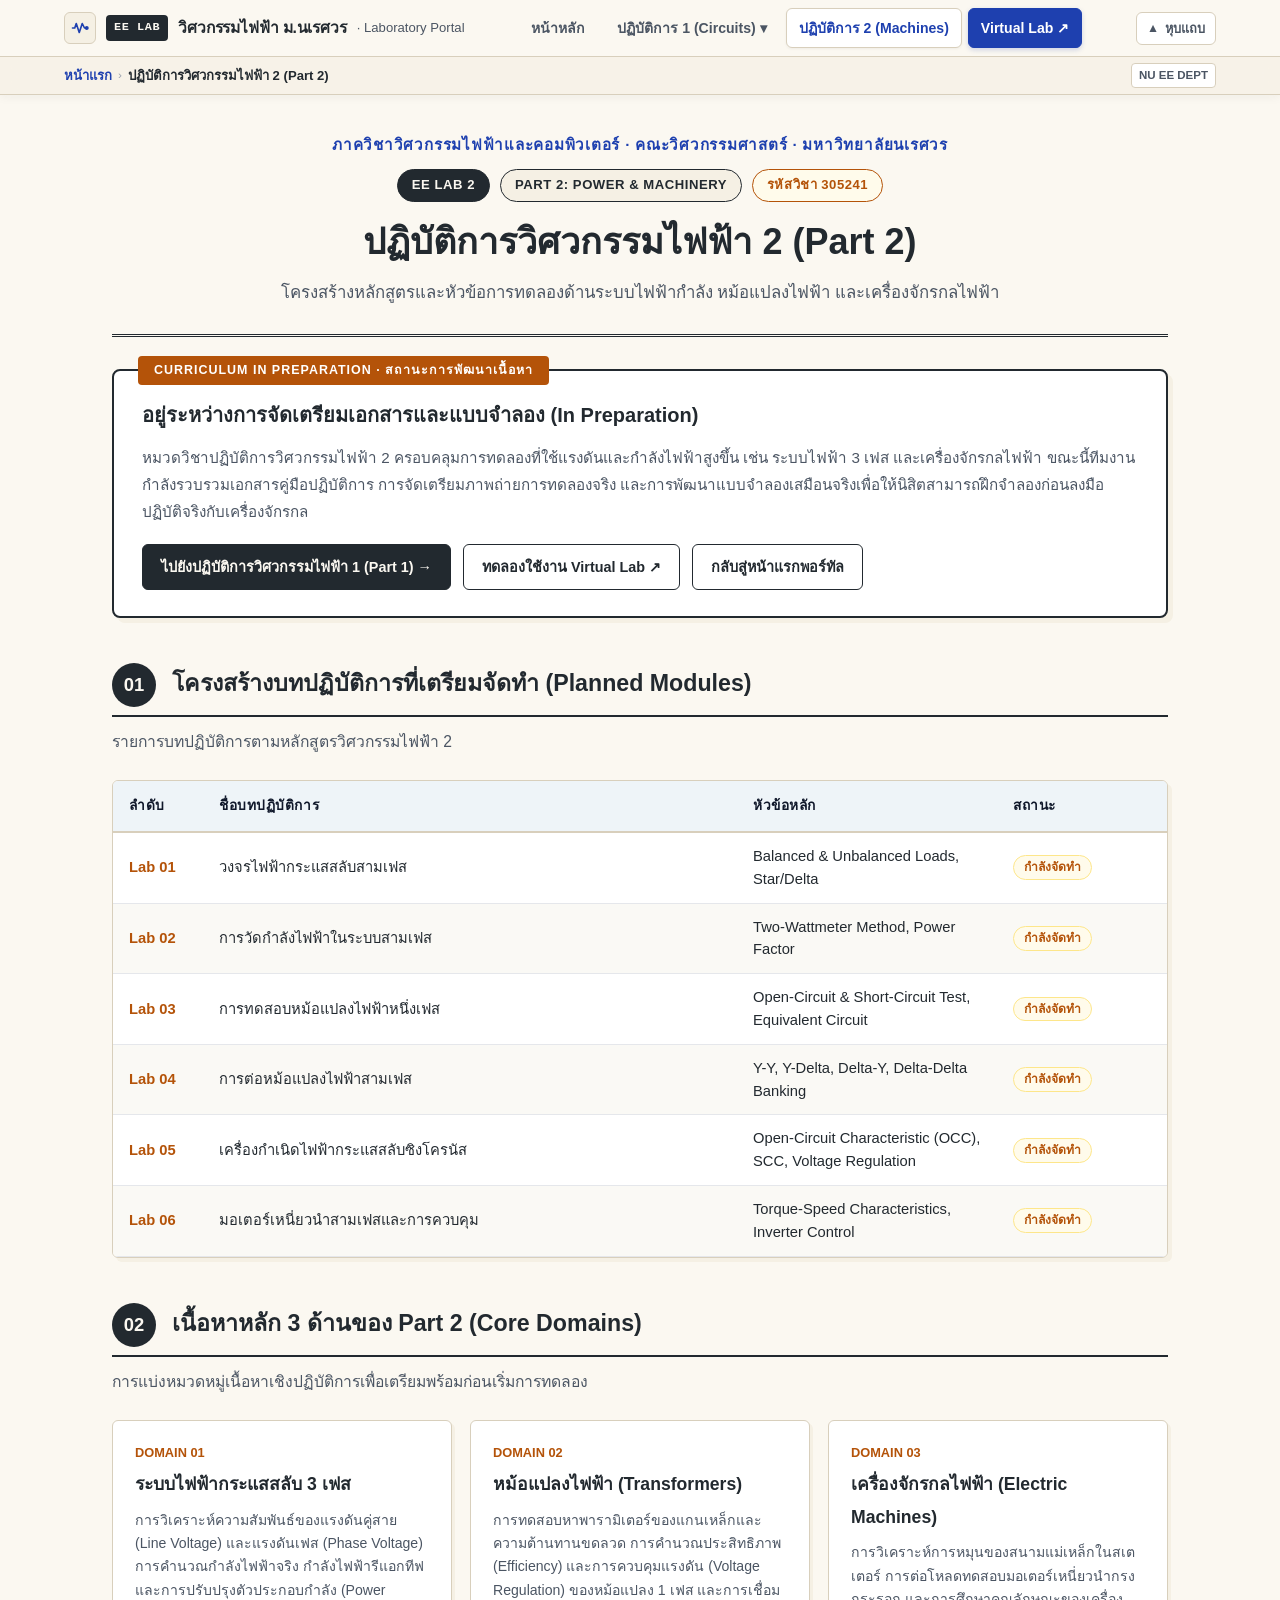
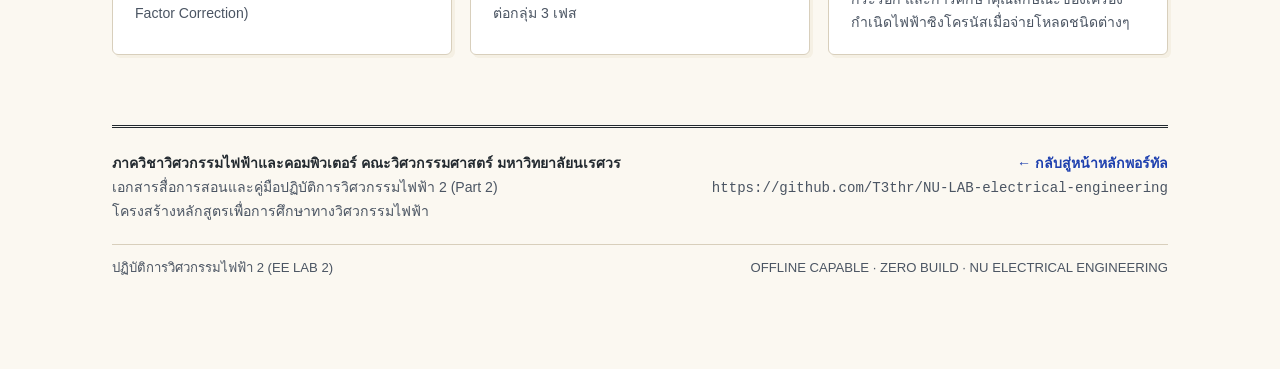
<file: part2/index.html>
<!DOCTYPE html>
<html lang="th">
<head>
<meta charset="UTF-8">
<meta name="viewport" content="width=device-width, initial-scale=1.0">
<link rel="icon" href="data:,">
<title>ปฏิบัติการวิศวกรรมไฟฟ้า 2 (Part 2: Power & Machinery) · มหาวิทยาลัยนเรศวร</title>
<link rel="stylesheet" href="../assets/css/site-header.css">
<script src="../assets/js/site-header.js"></script>
<style>
/* ═══════════ พื้นฐานแบบตำราเรียนและเอกสารวิชาการ ═══════════ */
:root {
  --paper: #FBF8F1;
  --paper2: #F5F0E4;
  --ink: #22292F;
  --ink-soft: #4B5563;
  --rule: #D8CFBC;
  --accent: #1E40AF;
  --accent-hover: #1D4ED8;
  --accent2: #B45309;
  --green: #047857;
  --green-bg: #ECFDF5;
  --red: #B91C1C;
  --red-bg: #FEF2F2;
  --purple: #6D28D9;
  --amber-bg: #FFFBEB;
  --blue-bg: #EFF6FF;
  --navy: #0F172A;
}

* { box-sizing: border-box; }
html { scroll-behavior: smooth; }
body {
  margin: 0;
  background: var(--paper);
  color: var(--ink);
  font-family: "IBM Plex Sans Thai", "Sarabun", "Thonburi", "Noto Sans Thai", -apple-system, "Segoe UI", sans-serif;
  font-size: 16.5px;
  line-height: 1.85;
}

.page {
  max-width: 1120px;
  margin: 0 auto;
  padding: 36px 32px 90px;
}

/* ═══════════ แถบนำทางและส่วนหัวกลาง ═══════════ */
.breadcrumb {
  display: flex;
  align-items: center;
  gap: 8px;
  font-size: 0.88rem;
  color: var(--ink-soft);
  margin-bottom: 24px;
  flex-wrap: wrap;
}

.breadcrumb a {
  color: var(--accent);
  text-decoration: none;
  font-weight: 600;
}

.breadcrumb a:hover {
  text-decoration: underline;
}

.breadcrumb .sep {
  color: #9CA3AF;
}

header.central-header {
  text-align: center;
  margin-bottom: 32px;
}

.institute-line {
  font-size: 0.95rem;
  font-weight: 700;
  letter-spacing: 0.05em;
  color: var(--accent);
  margin-bottom: 10px;
  text-transform: uppercase;
}

.chips-row {
  display: flex;
  justify-content: center;
  align-items: center;
  gap: 10px;
  margin-bottom: 16px;
  flex-wrap: wrap;
}

.chip {
  border: 1.5px solid var(--ink);
  border-radius: 999px;
  padding: 3px 14px;
  font-size: 0.82rem;
  font-weight: 700;
  color: var(--ink);
  background: var(--paper2);
  letter-spacing: 0.04em;
}

.chip.highlight {
  background: var(--ink);
  color: var(--paper);
}

.chip.prep-tag {
  background: var(--amber-bg);
  border-color: var(--accent2);
  color: var(--accent2);
}

h1.book-title {
  font-size: 2.25rem;
  line-height: 1.35;
  margin: 10px 0 12px;
  font-weight: 800;
  color: var(--ink);
}

.subtitle {
  color: var(--ink-soft);
  font-size: 1.05rem;
  max-width: 840px;
  margin: 0 auto 24px;
  line-height: 1.75;
}

.header-divider {
  border: none;
  border-bottom: 3px double var(--ink);
  margin: 26px 0 32px;
}

/* ═══════════ กล่องแจ้งสถานะ ═══════════ */
.notice-box {
  background: #FFFFFF;
  border: 2px solid var(--ink);
  border-radius: 8px;
  padding: 26px 28px;
  margin-bottom: 36px;
  box-shadow: 5px 5px 0 var(--paper2);
  position: relative;
}

.notice-box::before {
  content: "CURRICULUM IN PREPARATION · สถานะการพัฒนาเนื้อหา";
  position: absolute;
  top: -15px;
  left: 24px;
  background: var(--accent2);
  color: #FFFFFF;
  font-weight: 700;
  font-size: 0.78rem;
  padding: 3px 16px;
  letter-spacing: 0.08em;
  border-radius: 4px;
}

.notice-title {
  font-size: 1.25rem;
  font-weight: 800;
  color: var(--ink);
  margin: 0 0 10px;
}

.notice-text {
  font-size: 0.95rem;
  color: var(--ink-soft);
  line-height: 1.8;
  margin: 0 0 18px;
}

.notice-actions {
  display: flex;
  gap: 12px;
  flex-wrap: wrap;
}

.btn {
  display: inline-flex;
  align-items: center;
  justify-content: center;
  padding: 9px 18px;
  border-radius: 6px;
  font-size: 0.90rem;
  font-weight: 700;
  text-decoration: none;
  cursor: pointer;
  transition: all 0.15s ease;
  border: 1.5px solid var(--ink);
}

.btn-primary {
  background: var(--ink);
  color: var(--paper);
  border-color: var(--ink);
}

.btn-primary:hover {
  background: var(--accent);
  border-color: var(--accent);
  color: #FFFFFF;
  transform: translateY(-1px);
}

.btn-secondary {
  background: #FFFFFF;
  color: var(--ink);
}

.btn-secondary:hover {
  background: var(--paper2);
  border-color: var(--ink);
  transform: translateY(-1px);
}

/* ═══════════ หัวข้อส่วนเนื้อหา ═══════════ */
.sec-head {
  display: flex;
  align-items: baseline;
  gap: 16px;
  border-bottom: 2.5px solid var(--ink);
  padding-bottom: 8px;
  margin: 44px 0 20px;
}

.sec-no {
  flex: 0 0 auto;
  width: 44px;
  height: 44px;
  border-radius: 50%;
  background: var(--ink);
  color: var(--paper);
  display: flex;
  align-items: center;
  justify-content: center;
  font-size: 1.15rem;
  font-weight: 800;
}

h2 {
  font-size: 1.45rem;
  margin: 0;
  font-weight: 800;
  color: var(--ink);
}

.sec-lead {
  color: var(--ink-soft);
  font-size: 0.98rem;
  margin: -10px 0 24px;
}

/* ═══════════ ตารางแผนการทดลอง ═══════════ */
.table-wrap {
  width: 100%;
  overflow-x: auto;
  border: 1.5px solid var(--rule);
  border-radius: 6px;
  background: #FFFFFF;
  box-shadow: 4px 4px 0 var(--paper2);
  margin-bottom: 40px;
}

table.lab-table {
  width: 100%;
  border-collapse: collapse;
  min-width: 680px;
  font-size: 0.92rem;
}

table.lab-table th {
  background: #EEF4F8;
  color: var(--navy);
  font-weight: 700;
  padding: 12px 16px;
  text-align: left;
  border-bottom: 2px solid var(--rule);
  font-size: 0.86rem;
  letter-spacing: 0.04em;
}

table.lab-table td {
  padding: 12px 16px;
  border-bottom: 1px solid #E5E7EB;
  color: var(--ink);
  vertical-align: middle;
  line-height: 1.55;
}

table.lab-table tr:nth-child(even) td {
  background: #FAF9F5;
}

.status-prep {
  display: inline-block;
  font-size: 0.76rem;
  font-weight: 700;
  padding: 2px 10px;
  border-radius: 999px;
  background: var(--amber-bg);
  color: var(--accent2);
  border: 1px solid #FDE68A;
  white-space: nowrap;
}

/* ═══════════ การ์ดเนื้อหาแผนการสอน ═══════════ */
.roadmap-grid {
  display: grid;
  grid-template-columns: repeat(auto-fit, minmax(280px, 1fr));
  gap: 18px;
  margin-bottom: 44px;
}

.roadmap-card {
  background: #FFFFFF;
  border: 1.5px solid var(--rule);
  border-radius: 6px;
  padding: 20px 22px;
  box-shadow: 3px 3px 0 var(--paper2);
}

.roadmap-card .r-no {
  font-size: 0.80rem;
  font-weight: 800;
  color: var(--accent2);
  margin-bottom: 4px;
  display: block;
}

.roadmap-card .r-title {
  font-size: 1.10rem;
  font-weight: 700;
  color: var(--ink);
  margin-bottom: 8px;
}

.roadmap-card .r-desc {
  font-size: 0.88rem;
  color: var(--ink-soft);
  line-height: 1.65;
  margin: 0;
}

/* ═══════════ ท้ายกระดาษ Colophon ═══════════ */
footer.colophon {
  margin-top: 70px;
  border-top: 3px double var(--ink);
  padding-top: 24px;
  font-size: 0.88rem;
  color: var(--ink-soft);
  line-height: 1.7;
}

.footer-content {
  display: flex;
  justify-content: space-between;
  align-items: flex-start;
  gap: 24px;
  flex-wrap: wrap;
}

.footer-col {
  flex: 1 1 300px;
}

.footer-col b {
  color: var(--ink);
}

.footer-bottom {
  margin-top: 20px;
  padding-top: 12px;
  border-top: 1px solid var(--rule);
  font-size: 0.82rem;
  display: flex;
  justify-content: space-between;
  flex-wrap: wrap;
  gap: 10px;
}

@media (max-width: 768px) {
  body { font-size: 15.5px; }
  .page { padding: 20px 16px 60px; }
  h1.book-title { font-size: 1.85rem; }
  .notice-box { padding: 20px 18px; }
  .notice-box::before { position: static; display: inline-block; margin-bottom: 12px; }
}
</style>
</head>
<body>

<!-- ═══════════ Unified Standardized Header & Navigation ═══════════ -->
<site-header data-page="part2" data-base="../"></site-header>

<div class="page">

  <!-- ส่วนหัวกลางแบบวิชาการ -->
  <header class="central-header">
    <div class="institute-line">ภาควิชาวิศวกรรมไฟฟ้าและคอมพิวเตอร์ · คณะวิศวกรรมศาสตร์ · มหาวิทยาลัยนเรศวร</div>
    
    <div class="chips-row">
      <span class="chip highlight">EE LAB 2</span>
      <span class="chip">PART 2: POWER &amp; MACHINERY</span>
      <span class="chip prep-tag">รหัสวิชา 305241</span>
    </div>

    <h1 class="book-title">ปฏิบัติการวิศวกรรมไฟฟ้า 2 (Part 2)</h1>
    <p class="subtitle">โครงสร้างหลักสูตรและหัวข้อการทดลองด้านระบบไฟฟ้ากำลัง หม้อแปลงไฟฟ้า และเครื่องจักรกลไฟฟ้า</p>

    <hr class="header-divider">
  </header>

  <!-- กล่องแจ้งสถานะการเตรียมเนื้อหา -->
  <div class="notice-box">
    <h3 class="notice-title">อยู่ระหว่างการจัดเตรียมเอกสารและแบบจำลอง (In Preparation)</h3>
    <p class="notice-text">
      หมวดวิชาปฏิบัติการวิศวกรรมไฟฟ้า 2 ครอบคลุมการทดลองที่ใช้แรงดันและกำลังไฟฟ้าสูงขึ้น เช่น ระบบไฟฟ้า 3 เฟส และเครื่องจักรกลไฟฟ้า ขณะนี้ทีมงานกำลังรวบรวมเอกสารคู่มือปฏิบัติการ การจัดเตรียมภาพถ่ายการทดลองจริง และการพัฒนาแบบจำลองเสมือนจริงเพื่อให้นิสิตสามารถฝึกจำลองก่อนลงมือปฏิบัติจริงกับเครื่องจักรกล
    </p>

    <div class="notice-actions">
      <a href="../part1/index.html" class="btn btn-primary">ไปยังปฏิบัติการวิศวกรรมไฟฟ้า 1 (Part 1) →</a>
      <a href="../virtual-lab/index.html" class="btn btn-secondary">ทดลองใช้งาน Virtual Lab ↗</a>
      <a href="../index.html" class="btn btn-secondary">กลับสู่หน้าแรกพอร์ทัล</a>
    </div>
  </div>

  <!-- หัวข้อหลักสูตรของ Part 2 -->
  <section>
    <div class="sec-head">
      <div class="sec-no">01</div>
      <h2>โครงสร้างบทปฏิบัติการที่เตรียมจัดทำ (Planned Modules)</h2>
    </div>
    <p class="sec-lead">รายการบทปฏิบัติการตามหลักสูตรวิศวกรรมไฟฟ้า 2</p>

    <div class="table-wrap">
      <table class="lab-table">
        <thead>
          <tr>
            <th style="width: 90px;">ลำดับ</th>
            <th>ชื่อบทปฏิบัติการ</th>
            <th style="width: 260px;">หัวข้อหลัก</th>
            <th style="width: 170px;">สถานะ</th>
          </tr>
        </thead>
        <tbody>
          <tr>
            <td style="font-weight: 700; color: var(--accent2);">Lab 01</td>
            <td>วงจรไฟฟ้ากระแสสลับสามเฟส</td>
            <td>Balanced &amp; Unbalanced Loads, Star/Delta</td>
            <td><span class="status-prep">กำลังจัดทำ</span></td>
          </tr>
          <tr>
            <td style="font-weight: 700; color: var(--accent2);">Lab 02</td>
            <td>การวัดกำลังไฟฟ้าในระบบสามเฟส</td>
            <td>Two-Wattmeter Method, Power Factor</td>
            <td><span class="status-prep">กำลังจัดทำ</span></td>
          </tr>
          <tr>
            <td style="font-weight: 700; color: var(--accent2);">Lab 03</td>
            <td>การทดสอบหม้อแปลงไฟฟ้าหนึ่งเฟส</td>
            <td>Open-Circuit &amp; Short-Circuit Test, Equivalent Circuit</td>
            <td><span class="status-prep">กำลังจัดทำ</span></td>
          </tr>
          <tr>
            <td style="font-weight: 700; color: var(--accent2);">Lab 04</td>
            <td>การต่อหม้อแปลงไฟฟ้าสามเฟส</td>
            <td>Y-Y, Y-Delta, Delta-Y, Delta-Delta Banking</td>
            <td><span class="status-prep">กำลังจัดทำ</span></td>
          </tr>
          <tr>
            <td style="font-weight: 700; color: var(--accent2);">Lab 05</td>
            <td>เครื่องกำเนิดไฟฟ้ากระแสสลับซิงโครนัส</td>
            <td>Open-Circuit Characteristic (OCC), SCC, Voltage Regulation</td>
            <td><span class="status-prep">กำลังจัดทำ</span></td>
          </tr>
          <tr>
            <td style="font-weight: 700; color: var(--accent2);">Lab 06</td>
            <td>มอเตอร์เหนี่ยวนำสามเฟสและการควบคุม</td>
            <td>Torque-Speed Characteristics, Inverter Control</td>
            <td><span class="status-prep">กำลังจัดทำ</span></td>
          </tr>
        </tbody>
      </table>
    </div>
  </section>

  <!-- รายละเอียดภาพรวมของ 3 แกนหลัก -->
  <section>
    <div class="sec-head">
      <div class="sec-no">02</div>
      <h2>เนื้อหาหลัก 3 ด้านของ Part 2 (Core Domains)</h2>
    </div>
    <p class="sec-lead">การแบ่งหมวดหมู่เนื้อหาเชิงปฏิบัติการเพื่อเตรียมพร้อมก่อนเริ่มการทดลอง</p>

    <div class="roadmap-grid">
      <div class="roadmap-card">
        <span class="r-no">DOMAIN 01</span>
        <div class="r-title">ระบบไฟฟ้ากระแสสลับ 3 เฟส</div>
        <p class="r-desc">
          การวิเคราะห์ความสัมพันธ์ของแรงดันคู่สาย (Line Voltage) และแรงดันเฟส (Phase Voltage) การคำนวณกำลังไฟฟ้าจริง กำลังไฟฟ้ารีแอกทีฟ และการปรับปรุงตัวประกอบกำลัง (Power Factor Correction)
        </p>
      </div>

      <div class="roadmap-card">
        <span class="r-no">DOMAIN 02</span>
        <div class="r-title">หม้อแปลงไฟฟ้า (Transformers)</div>
        <p class="r-desc">
          การทดสอบหาพารามิเตอร์ของแกนเหล็กและความต้านทานขดลวด การคำนวณประสิทธิภาพ (Efficiency) และการควบคุมแรงดัน (Voltage Regulation) ของหม้อแปลง 1 เฟส และการเชื่อมต่อกลุ่ม 3 เฟส
        </p>
      </div>

      <div class="roadmap-card">
        <span class="r-no">DOMAIN 03</span>
        <div class="r-title">เครื่องจักรกลไฟฟ้า (Electric Machines)</div>
        <p class="r-desc">
          การวิเคราะห์การหมุนของสนามแม่เหล็กในสเตเตอร์ การต่อโหลดทดสอบมอเตอร์เหนี่ยวนำกรงกระรอก และการศึกษาคุณลักษณะของเครื่องกำเนิดไฟฟ้าซิงโครนัสเมื่อจ่ายโหลดชนิดต่างๆ
        </p>
      </div>
    </div>
  </section>

  <!-- ท้ายกระดาษ Colophon -->
  <footer class="colophon">
    <div class="footer-content">
      <div class="footer-col">
        <b>ภาควิชาวิศวกรรมไฟฟ้าและคอมพิวเตอร์ คณะวิศวกรรมศาสตร์ มหาวิทยาลัยนเรศวร</b><br>
        เอกสารสื่อการสอนและคู่มือปฏิบัติการวิศวกรรมไฟฟ้า 2 (Part 2)<br>
        โครงสร้างหลักสูตรเพื่อการศึกษาทางวิศวกรรมไฟฟ้า
      </div>
      <div class="footer-col" style="text-align: right;">
        <a href="../index.html" style="color:var(--accent); font-weight:700; text-decoration:none;">← กลับสู่หน้าหลักพอร์ทัล</a><br>
        <span style="font-family: monospace; font-size: 0.88rem;">https://github.com/T3thr/NU-LAB-electrical-engineering</span>
      </div>
    </div>

    <div class="footer-bottom">
      <span>ปฏิบัติการวิศวกรรมไฟฟ้า 2 (EE LAB 2)</span>
      <span>OFFLINE CAPABLE · ZERO BUILD · NU ELECTRICAL ENGINEERING</span>
    </div>
  </footer>

</div>

</body>
</html>
</file>
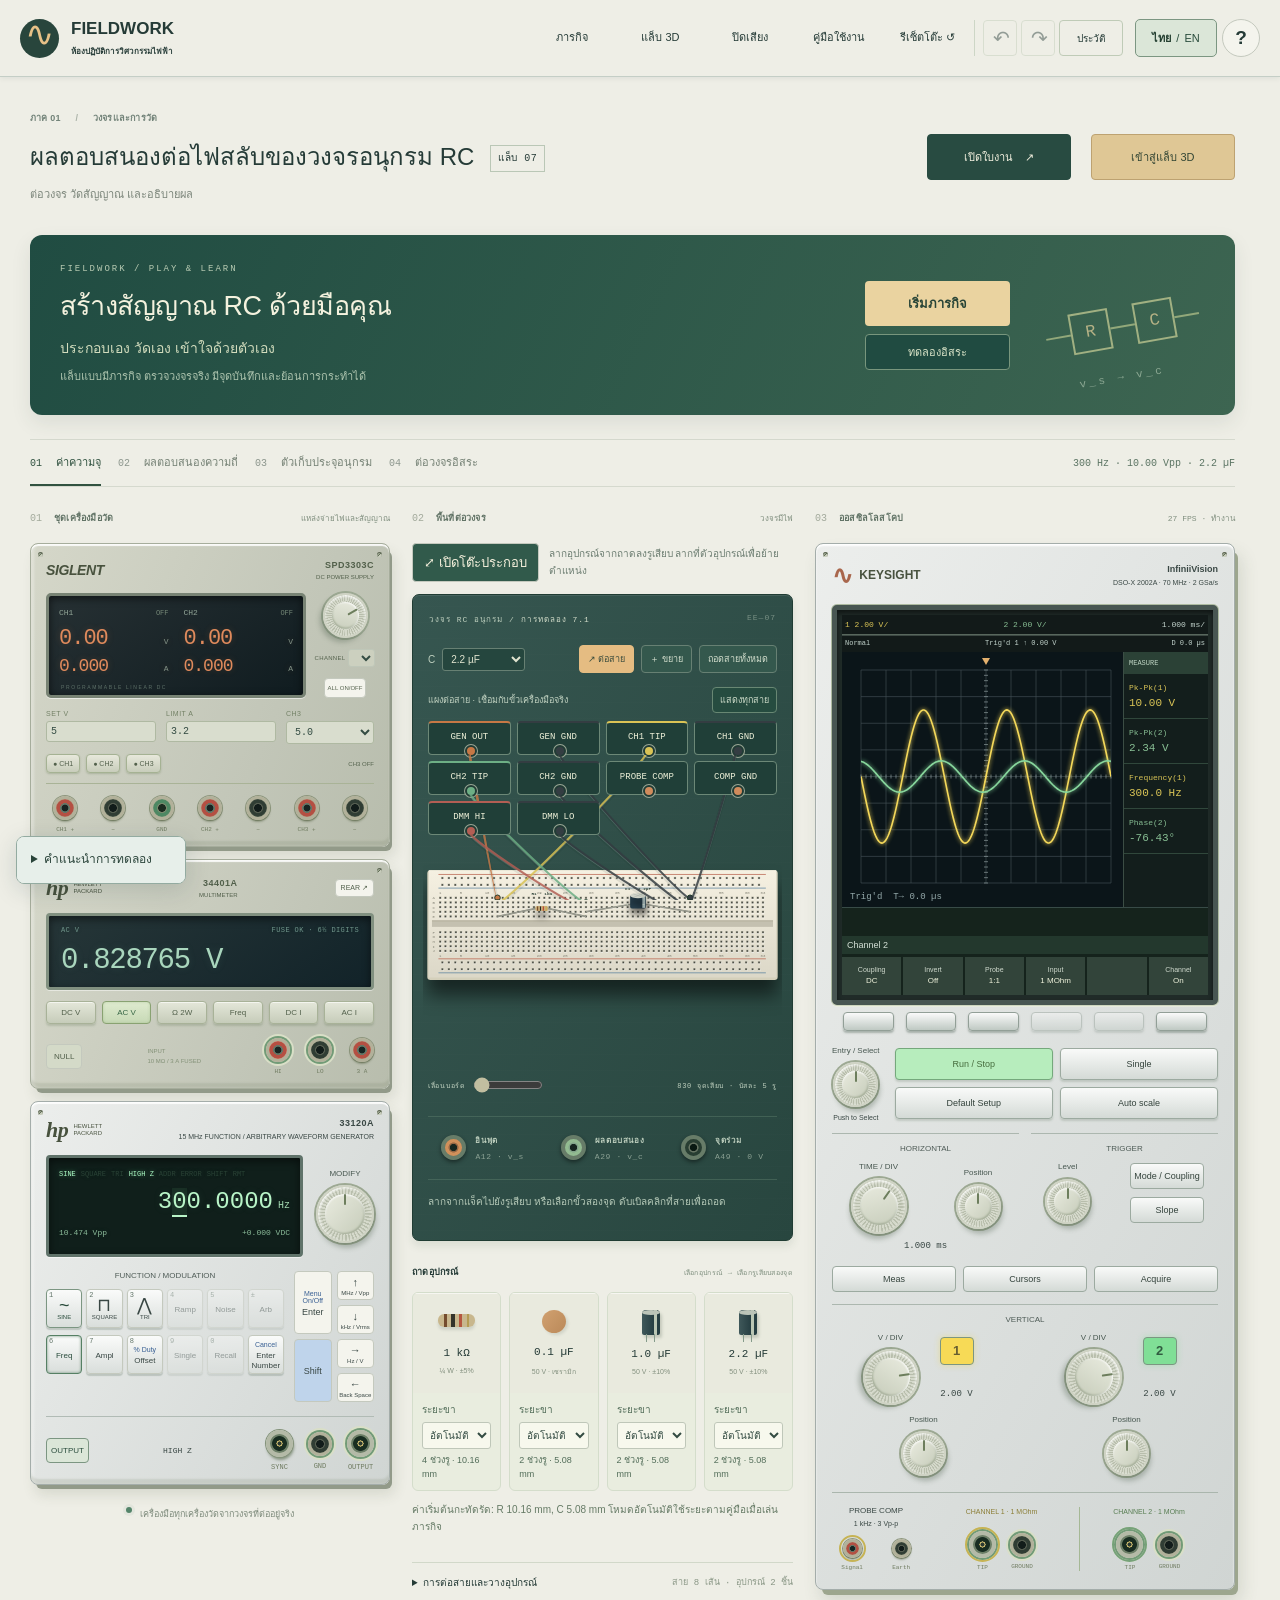
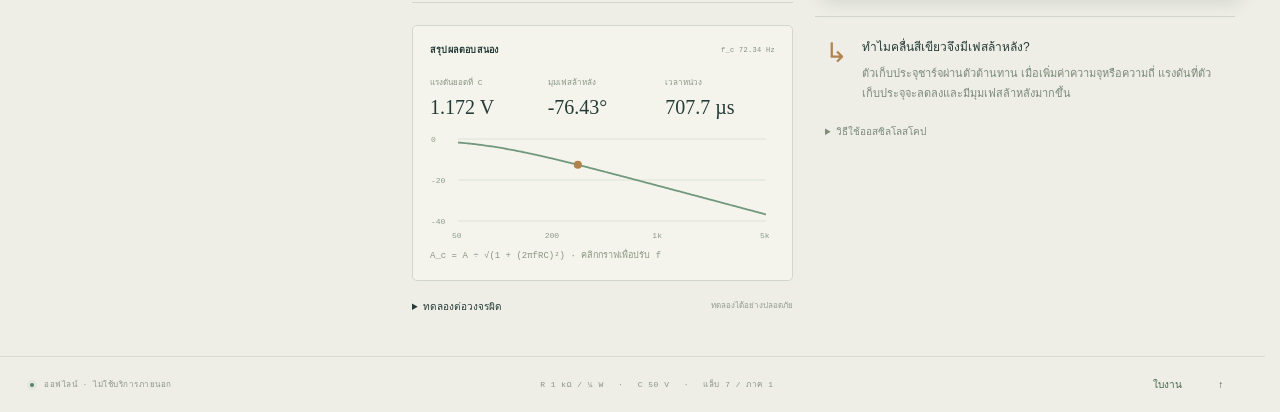
<file: virtual-lab/index.html>
<!doctype html>
<html lang="th">
<head>
  <meta charset="utf-8"><meta name="viewport" content="width=device-width,initial-scale=1">
  <meta name="theme-color" content="#203a37"><meta name="description" content="An offline electrical engineering bench with connected instruments, RC circuit analysis, and a Lab 7 worksheet.">
  <title>Fieldwork / Electrical Engineering Lab</title>
  <link rel="icon" href="data:image/svg+xml,%3Csvg xmlns='http://www.w3.org/2000/svg' viewBox='0 0 40 40'%3E%3Crect width='40' height='40' rx='8' fill='%23203a37'/%3E%3Cpath d='M7 20h7l4-10 5 20 4-10h6' fill='none' stroke='%23ecc280' stroke-width='3'/%3E%3C/svg%3E">
  <link rel="stylesheet" href="css/layout.css"><link rel="stylesheet" href="css/bench-skeuomorphic.css"><link rel="stylesheet" href="css/oscilloscope-display.css"><link rel="stylesheet" href="css/failure-fx.css"><link rel="stylesheet" href="css/scene.css">
  <link rel="stylesheet" href="css/play.css">
  <link rel="stylesheet" href="css/front-panels.css">
  <link rel="stylesheet" href="css/bench-ux.css">
</head>
<body data-view="board">
<header class="topbar"><a class="brand" href="#"><span class="brand-icon">∿</span><span>FIELDWORK<small>ELECTRICAL ENGINEERING LAB</small></span></a><div class="session-label"><span class="live-dot"></span> LOCAL BENCH <span class="separator">/</span> SESSION 07</div><nav><button id="sound-toggle" aria-pressed="false">Sound off</button><button id="help-open">Bench guide</button><button id="reset-bench">Reset bench ↺</button></nav></header>
<section class="lab-heading"><div><p class="eyebrow">PART 01 <span>/</span> CIRCUITS & MEASUREMENT</p><h1>AC response of a series RC circuit<span class="lab-number">LAB 07</span></h1><p>ต่อวงจร วัดสัญญาณ และอธิบายผล · Wire the circuit. Measure the response.</p></div><button class="primary" id="worksheet-open">Open worksheet <span>↗</span></button></section>
<div class="experiment-bar"><div class="experiment-tabs" role="group" aria-label="Experiment"><button class="active" data-experiment="7.1">01 <span>Capacitance</span></button><button data-experiment="7.2">02 <span>Frequency response</span></button><button data-experiment="7.3">03 <span>Series capacitors</span></button><button data-experiment="free">04 <span>Free wiring</span></button></div><div class="quick-status" id="quick-status">300 Hz · 10 Vpp · 2.2 µF</div></div>
<main class="workbench" id="workbench">
<section class="rack column" data-panel="rack" aria-label="Instrument rack"><div class="column-heading"><h2>01 <span>INSTRUMENT RACK</span></h2><span>POWER & SOURCE</span></div>
<div class="rack-shelf">
<article class="instrument supply" id="supply" data-no-i18n><div class="instrument-brand"><strong>SIGLENT</strong><span>SPD3303C <small>DC POWER SUPPLY</small></span></div>
<div class="supply-face"><div class="supply-screen"><div class="led-channel"><label>CH1 <i id="psu-mode-1">OFF</i></label><output id="psu-v-1">0.00<small>V</small></output><output id="psu-a-1">0.000<small>A</small></output></div><div class="led-channel"><label>CH2 <i id="psu-mode-2">OFF</i></label><output id="psu-v-2">0.00<small>V</small></output><output id="psu-a-2">0.000<small>A</small></output></div><span class="screen-caption">PROGRAMMABLE LINEAR DC</span></div><div class="supply-adjust"><button class="knob small" id="psu-knob" aria-label="Adjust selected supply voltage" title="Drag, scroll, or arrow keys to adjust"></button><label>CHANNEL<select id="psu-channel"><option>1</option><option>2</option><option>3</option></select></label><button id="psu-all">ALL ON/OFF</button></div></div>
<div class="supply-settings"><label>SET V<input id="psu-voltage" type="number" min="0" max="32" step="0.01" value="5"></label><label>LIMIT A<input id="psu-limit" type="number" min="0.001" max="3.2" step="0.001" value="3.2"></label><label>CH3<select id="psu-fixed"><option>2.5</option><option>3.3</option><option selected>5.0</option></select></label></div>
<div class="output-buttons"><button data-output="0" aria-pressed="false">● CH1</button><button data-output="1" aria-pressed="false">● CH2</button><button data-output="2" aria-pressed="false">● CH3</button><span id="psu-third-status">CH3 OFF</span></div>
<div class="terminal-row compact"><label><button class="jack red" data-terminal="psu.1+" aria-label="Supply CH1 positive"></button>CH1 +</label><label><button class="jack black" data-terminal="psu.1-" aria-label="Supply CH1 negative"></button>−</label><label><button class="jack earth" data-terminal="psu.gnd" aria-label="Supply earth ground"></button>GND</label><label><button class="jack red" data-terminal="psu.2+" aria-label="Supply CH2 positive"></button>CH2 +</label><label><button class="jack black" data-terminal="psu.2-" aria-label="Supply CH2 negative"></button>−</label><label><button class="jack red" data-terminal="psu.3+" aria-label="Supply CH3 positive"></button>CH3 +</label><label><button class="jack black" data-terminal="psu.3-" aria-label="Supply CH3 negative"></button>−</label></div></article>
<article class="instrument meter" id="meter" data-no-i18n><div class="instrument-brand"><strong class="hp-brand">hp <span>HEWLETT<br>PACKARD</span></strong><span>34401A <small>MULTIMETER</small></span><button id="rear-open" title="Open rear fuse compartment">REAR ↗</button></div><div class="vfd"><div class="vfd-annunciator"><span id="dmm-function">AC V</span><span id="fuse-status">FUSE OK · 6½ DIGITS</span></div><output id="dmm-reading">0.000000 <small>V</small></output></div><div class="function-buttons" id="dmm-functions"><button data-mode="DC V">DC V</button><button data-mode="AC V" class="active">AC V</button><button data-mode="Ω">Ω 2W</button><button data-mode="Hz">Freq</button><button data-mode="DC A">DC I</button><button data-mode="AC A">AC I</button></div><div class="meter-bottom"><button id="dmm-null">NULL</button><span>INPUT<br>10 MΩ / 3 A FUSED</span><div class="terminal-row"><label><button class="jack red" data-terminal="dmm.hi" aria-label="DMM input high"></button>HI</label><label><button class="jack black" data-terminal="dmm.lo" aria-label="DMM input low"></button>LO</label><label><button class="jack red" data-terminal="dmm.i" aria-label="DMM current 3A fused input"></button>3 A</label></div></div></article>
<article class="instrument generator" id="generator" aria-label="HP 33120A front panel"></article>
</div><p class="rack-footnote"><span class="live-dot"></span> All instruments share the connected circuit.</p></section>
<section class="bench column" data-panel="board" aria-label="Breadboard work area"><div class="column-heading"><h2>02 <span>WORKING SURFACE</span></h2><span id="circuit-state">LIVE CIRCUIT</span></div><div class="bench-mat"><div class="mat-label"><span>RC SERIES / <b id="experiment-label">EXPERIMENT 7.1</b></span><span class="mat-code">EE—07</span></div><div class="bench-toolbar"><label>C <select id="preset-cap"><option value="0.0000022">2.2 µF</option><option value="0.000001">1.0 µF</option><option value="0.0000001">0.1 µF</option></select></label><button id="wire-tool" class="active">↗ Wire</button><button id="board-zoom">＋ Zoom</button><button id="clear-wires">Unplug all</button></div><div class="board-viewport"><canvas id="breadboard" aria-label="830 tie-point breadboard. Use pin entry controls below for keyboard access."></canvas></div><div class="board-pan"><label>Board position<input id="board-pan" type="range" min="0" max="1" step="0.01" value="0"></label><span id="pin-status">830 TIE POINTS · 5-HOLE BUSES</span></div><div class="test-points"><label><button class="test-post input" data-terminal="A12" aria-label="Input node A12"></button><span>INPUT<small>A12 · v_s</small></span></label><label><button class="test-post output" data-terminal="A29" aria-label="Capacitor output node A29"></button><span>RESPONSE<small>A29 · v_c</small></span></label><label><button class="test-post return" data-terminal="A49" aria-label="Common return A49"></button><span>RETURN<small>A49 · 0 V</small></span></label></div><div class="bench-hint" id="bench-hint" aria-live="polite">Drag a jack to a pin, or select two terminals. Double-click a cable to unplug.</div></div>
<div class="parts-section"><div class="section-title"><h3>COMPONENT TRAY</h3><span>SELECT PART → SELECT TWO PINS</span></div><div id="component-palette" class="component-palette"></div></div>
<details class="connection-editor"><summary>Connections & component placement <span id="connection-count">8 leads</span></summary><div class="manual-wire"><label>From<input id="wire-from" list="terminals" value="gen.out" autocomplete="off"></label><span>→</span><label>To<input id="wire-to" list="terminals" value="A12" autocomplete="off"></label><label>Color<input id="wire-color" type="color" value="#c67845"></label><button id="connect-wire">Connect</button></div><datalist id="terminals"></datalist><div id="wire-list"></div><div id="parts-list"></div></details>
<div class="response-card"><div class="section-title"><h3>RESPONSE AT A GLANCE</h3><span id="cutoff-label">LOW-PASS FILTER</span></div><div class="response-values"><div><small>CAPACITOR PEAK</small><strong id="response-peak">—</strong></div><div><small>PHASE LAG</small><strong id="response-phase">—</strong></div><div><small>TIME DELAY</small><strong id="response-delay">—</strong></div></div><canvas id="response-plot" aria-label="Analytical low-pass magnitude response; click to set frequency"></canvas><p id="response-note">A_c = A ÷ √(1 + (2πfRC)²)</p></div>
<div class="fault-section"><details><summary>Failure experiments <span>SAFE TO TRY</span></summary><p>Each setup makes a real wiring fault. Enable the indicated output to observe the circuit response.</p><div class="fault-buttons"><button data-fault="ground">Scope ground short</button><button data-fault="fuse">DMM current short</button><button data-fault="resistor">Resistor overload</button><button data-fault="capacitor">Reverse capacitor</button><button data-fault="supply">Supply short</button></div></details><div id="event-log" role="log" aria-label="Circuit events"></div></div>
</section>
<section class="scope-column column" data-panel="scope" aria-label="Oscilloscope"><div class="column-heading"><h2>03 <span>OSCILLOSCOPE</span></h2><span id="fps-status">LIVE ACQUISITION</span></div><article class="instrument scope" aria-label="DSO-X 2002A front panel"></article><div class="observation-note" id="observation-note"><span class="note-mark">↳</span><div><h3>Why does the green trace lag?</h3><p>The capacitor charges through the resistor. Increasing capacitance or frequency reduces its voltage and increases phase lag.</p></div></div><details class="scope-help"><summary>Using the scope</summary><p>Drag or scroll a knob; Shift-click steps back. On the screen, pinch horizontally for time and vertically for voltage. Select the active trace before dragging. Double-tap for Auto scale. Enable cursors and drag X1/X2 from matching waveform features to measure Δt.</p><p>The display uses peak phasors. Square and triangle signals use 31 odd harmonic terms. A warning identifies timebases too wide to resolve the signal.</p></details></section>
</main>
<footer class="bench-footer"><span><i class="live-dot"></i> OFFLINE · NO EXTERNAL SERVICES</span><span>R 1 kΩ / ¼ W <b>·</b> C 50 V <b>·</b> LAB 7 / PART 1</span><button id="worksheet-bottom">Worksheet <span>↑</span></button></footer>
<nav class="mobile-tabs" aria-label="Bench viewport"><button data-view="rack">Instruments</button><button data-view="board" class="active">Breadboard</button><button data-view="scope">Oscilloscope</button></nav>
<svg id="wire-layer" aria-label="Connected leads"></svg><div id="failure-layer" aria-hidden="true"></div>
<dialog id="worksheet-dialog" class="worksheet-dialog"><div class="dialog-header"><span>FIELDWORK / LAB 07 WORKSHEET</span><button data-close="worksheet-dialog" aria-label="Close worksheet">Close ×</button></div><div id="worksheet-content"></div></dialog>
<dialog id="help-dialog"><div class="dialog-header"><span>BENCH GUIDE</span><button data-close="help-dialog">Close ×</button></div><h2>Your first measurement</h2><ol><li>The bench starts with a connected 1 kΩ / 2.2 µF RC circuit at 300 Hz.</li><li>CH1 measures the input. CH2 measures the voltage across the capacitor. Black clips share the return.</li><li>Choose 1.0 µF or 0.1 µF and compare amplitude and phase. Click the response curve to change frequency.</li><li>Select a component, then two breadboard pins; the first capacitor pin is positive. Expand Connections for exact pin entry, moving leads, and replacing parts.</li><li>Use Auto scale and cursors, then open the worksheet. “Set up” loads a row; “Record” copies the live acquisition.</li></ol><p>Use Escape to cancel wiring. All 830 holes are electrically modeled: A–E and F–J form separate five-hole groups, and each 50-hole power rail is continuous.</p><p>Labs 1–9 can register independent configurations. Only Lab 7 curriculum materials are present here.</p><p>Nominal Lab 7 calculations use the voltage actually measured at CH1. The generator has a physical 50 Ω source resistance; its Hi-Z / 50 Ω selector changes the displayed-load calibration.</p><p>Damage follows the dossier’s instantaneous thresholds. Resistors open above 0.25 W; reversed electrolytics short above 1.5 V DC. These are teaching models, without thermal-time or nonlinear semiconductor simulation.</p></dialog>
<dialog id="fuse-dialog"><div class="dialog-header"><span>HP 34401A / REAR COMPARTMENT</span><button data-close="fuse-dialog">Close ×</button></div><h2>Current-input protection</h2><div class="fuse-bay"><span id="fuse-visual" class="ceramic-fuse"></span></div><p id="fuse-instruction">3 A · 250 V · fast-acting ceramic fuse</p><button id="fuse-remove">Remove fuse</button><button id="fuse-replace">Insert new 3 A fuse</button><p id="fuse-message" aria-live="polite"></p></dialog>
<noscript>This laboratory requires JavaScript enabled. It runs entirely on your device.</noscript>
<script defer src="js/core/circuit-solver.js"></script><script defer src="js/core/audio-synthesizer.js"></script><script defer src="js/core/cable-physics.js"></script><script defer src="js/core/gesture-engine.js"></script><script defer src="js/core/failure-engine.js"></script><script defer src="js/instruments/siglent-spd3303c.js"></script><script defer src="js/instruments/hp-34401a.js"></script><script defer src="js/instruments/hp-33120a.js"></script><script defer src="js/instruments/digital-oscilloscope.js"></script><script defer src="js/workbench/breadboard.js"></script><script defer src="js/workbench/component-palette.js"></script><script defer src="js/labs/lab-registry.js"></script><script defer src="js/labs/lab7/lab7-config.js"></script><script defer src="js/labs/lab7/lab7-evaluator.js"></script><script defer src="js/labs/lab7/lab7-worksheet.js"></script><script defer src="js/core/periodic-sources.js"></script><script defer src="js/core/simulation.js"></script><script defer src="js/core/i18n.js"></script><script defer src="js/instruments/front-panels.js"></script><script defer src="js/app.js"></script><script defer src="js/core/command-history.js"></script><script defer src="js/scene/webgl-renderer.js"></script><script defer src="js/scene/lab-scene.js"></script><script defer src="js/workbench/interaction.js"></script><script defer src="js/labs/lab7/lab7-missions.js"></script>
<script defer src="js/core/bench-ux.js"></script>
</body>
</html>
</file>
<file: assets/css/site-header.css>
/* ═════════════════════════════════════════════════════════════════════════
   NU Electrical Engineering Laboratory Portal
   Shared Sticky Header, Navbar, Breadcrumb & Navigation Stylesheet
   ═════════════════════════════════════════════════════════════════════════ */

site-header {
  display: block;
  width: 100%;
}

.site-header {
  position: sticky;
  top: 0;
  left: 0;
  width: 100%;
  z-index: 1000;
  background: var(--paper, #FBF8F1);
  border-bottom: 1.5px solid var(--rule, #D8CFBC);
  box-shadow: 0 2px 10px rgba(34, 41, 47, 0.05);
  font-family: "IBM Plex Sans Thai", "Sarabun", "Thonburi", -apple-system, sans-serif;
  transition: all 0.25s cubic-bezier(0.16, 1, 0.3, 1);
  box-sizing: border-box;
}

/* ═══════════ Main Navigation Bar Row ═══════════ */
.site-header-main {
  width: 100%;
  max-width: 1200px;
  margin: 0 auto;
  padding: 0 24px;
  height: 56px;
  display: flex;
  justify-content: space-between;
  align-items: center;
  gap: 16px;
  box-sizing: border-box;
  transition: height 0.25s ease, opacity 0.2s ease, padding 0.25s ease;
}

/* Compact Brand Logo & Title */
.nav-brand {
  display: inline-flex;
  align-items: center;
  gap: 10px;
  text-decoration: none;
  color: var(--ink, #22292F);
  font-weight: 700;
  font-size: 0.98rem;
  white-space: nowrap;
  flex-shrink: 0;
  transition: opacity 0.15s ease;
}

.nav-brand:hover {
  opacity: 0.85;
}

.brand-icon-box {
  display: inline-flex;
  align-items: center;
  justify-content: center;
  width: 32px;
  height: 32px;
  border-radius: 6px;
  background: var(--paper2, #F5F0E4);
  color: var(--accent, #1E40AF);
  border: 1.5px solid var(--rule, #D8CFBC);
  flex-shrink: 0;
}

.brand-badge {
  background: var(--ink, #22292F);
  color: var(--paper, #FBF8F1);
  padding: 2px 8px;
  border-radius: 4px;
  font-size: 0.74rem;
  font-weight: 800;
  letter-spacing: 0.05em;
  font-family: monospace, sans-serif;
}

.brand-title {
  font-weight: 800;
  font-size: 0.98rem;
  color: var(--ink, #22292F);
  letter-spacing: -0.01em;
}

.brand-sub {
  font-size: 0.82rem;
  color: var(--ink-soft, #4B5563);
  font-weight: 500;
  display: none;
}

@media (min-width: 1080px) {
  .brand-sub {
    display: inline;
  }
}

/* Desktop Navigation Menu */
.site-navbar-nav {
  display: flex;
  align-items: center;
  gap: 6px;
  list-style: none;
  margin: 0;
  padding: 0;
}

.nav-item {
  position: relative;
}

.nav-link {
  display: inline-flex;
  align-items: center;
  gap: 5px;
  padding: 6px 12px;
  color: var(--ink-soft, #4B5563);
  text-decoration: none;
  font-size: 0.88rem;
  font-weight: 600;
  border-radius: 6px;
  white-space: nowrap;
  transition: all 0.15s ease;
  border: 1px solid transparent;
  font-family: inherit;
  background: transparent;
  cursor: pointer;
}

.nav-link:hover {
  color: var(--accent, #1E40AF);
  background: var(--paper2, #F5F0E4);
  border-color: var(--rule, #D8CFBC);
}

.nav-link.active {
  color: var(--accent, #1E40AF);
  background: #FFFFFF;
  border-color: var(--rule, #D8CFBC);
  font-weight: 700;
  box-shadow: 0 1px 3px rgba(0, 0, 0, 0.05);
}

.nav-link-vlab {
  color: #FFFFFF !important;
  background: var(--accent, #1E40AF) !important;
  border-color: var(--accent, #1E40AF) !important;
  font-weight: 700 !important;
  box-shadow: 0 2px 5px rgba(30, 64, 175, 0.2);
}

.nav-link-vlab:hover {
  background: var(--accent-hover, #1D4ED8) !important;
  transform: translateY(-1px);
}

/* Dropdown Menu for Labs */
.dropdown-parent {
  position: relative;
}

.dropdown-menu {
  position: absolute;
  top: calc(100% + 4px);
  left: 0;
  background: #FFFFFF;
  border: 1.5px solid var(--ink, #22292F);
  border-radius: 8px;
  box-shadow: 4px 6px 0 rgba(34, 41, 47, 0.08);
  min-width: 320px;
  padding: 8px 0;
  opacity: 0;
  visibility: hidden;
  transform: translateY(6px);
  transition: all 0.2s cubic-bezier(0.16, 1, 0.3, 1);
  z-index: 1100;
}

.dropdown-menu::before {
  content: "";
  position: absolute;
  top: -8px;
  left: 0;
  width: 100%;
  height: 8px;
}

.dropdown-parent:hover .dropdown-menu,
.dropdown-parent:focus-within .dropdown-menu,
.dropdown-parent.show .dropdown-menu {
  opacity: 1;
  visibility: visible;
  transform: translateY(0);
}

.dropdown-header {
  padding: 8px 16px 6px;
  font-size: 0.76rem;
  font-weight: 800;
  color: var(--accent2, #B45309);
  text-transform: uppercase;
  letter-spacing: 0.06em;
  border-bottom: 1px solid var(--rule, #D8CFBC);
  margin-bottom: 4px;
}

.dropdown-item {
  display: flex;
  align-items: center;
  justify-content: space-between;
  gap: 12px;
  padding: 7px 16px;
  color: var(--ink, #22292F);
  text-decoration: none;
  font-size: 0.84rem;
  font-weight: 500;
  line-height: 1.4;
  transition: background 0.15s ease, color 0.15s ease;
}

.dropdown-item:hover {
  background: var(--paper2, #F5F0E4);
  color: var(--accent, #1E40AF);
}

.dropdown-item.active {
  background: var(--blue-bg, #EFF6FF);
  color: var(--accent, #1E40AF);
  font-weight: 700;
}

.dropdown-item .lab-tag {
  font-size: 0.70rem;
  font-weight: 700;
  padding: 2px 6px;
  border-radius: 4px;
  white-space: nowrap;
}

.tag-ready {
  background: var(--green-bg, #ECFDF5);
  color: var(--green, #047857);
  border: 1px solid rgba(4, 120, 87, 0.25);
}

.tag-coming {
  background: var(--paper2, #F5F0E4);
  color: var(--ink-soft, #4B5563);
}

.dropdown-footer {
  padding: 6px 16px 4px;
  border-top: 1px solid var(--rule, #D8CFBC);
  margin-top: 4px;
  font-size: 0.80rem;
}

.dropdown-footer a {
  color: var(--accent, #1E40AF);
  text-decoration: none;
  font-weight: 700;
  display: flex;
  align-items: center;
  gap: 4px;
}

.dropdown-footer a:hover {
  text-decoration: underline;
}

/* Header Actions: Collapse Button & Mobile Toggle */
.site-header-actions {
  display: flex;
  align-items: center;
  gap: 8px;
  flex-shrink: 0;
}

.btn-nav-action {
  display: inline-flex;
  align-items: center;
  gap: 6px;
  background: #FFFFFF;
  border: 1.5px solid var(--rule, #D8CFBC);
  border-radius: 6px;
  padding: 5px 10px;
  font-size: 0.80rem;
  font-weight: 700;
  color: var(--ink, #22292F);
  cursor: pointer;
  white-space: nowrap;
  transition: all 0.15s ease;
  font-family: inherit;
}

.btn-nav-action:hover {
  background: var(--paper2, #F5F0E4);
  border-color: var(--ink, #22292F);
}

.btn-nav-collapse {
  color: var(--ink-soft, #4B5563);
}

.btn-nav-collapse .icon-state {
  font-size: 0.76rem;
  line-height: 1;
  transition: transform 0.2s ease;
}

.nav-mobile-toggle {
  display: none;
  font-size: 1.15rem;
  padding: 4px 10px;
  line-height: 1;
}

/* ═══════════ Sub-Bar: Standardized Breadcrumb & Reading Status ═══════════ */
.site-header-sub {
  width: 100%;
  background: rgba(245, 240, 228, 0.7);
  border-top: 1px solid var(--rule, #D8CFBC);
  font-size: 0.82rem;
  box-sizing: border-box;
  backdrop-filter: blur(8px);
  -webkit-backdrop-filter: blur(8px);
}

.site-header-sub-inner {
  max-width: 1200px;
  margin: 0 auto;
  padding: 6px 24px;
  display: flex;
  align-items: center;
  justify-content: space-between;
  gap: 12px;
  flex-wrap: wrap;
}

.site-breadcrumb {
  display: flex;
  align-items: center;
  gap: 6px;
  flex-wrap: wrap;
  color: var(--ink-soft, #4B5563);
  margin: 0;
  padding: 0;
  list-style: none;
}

.site-breadcrumb li {
  display: inline-flex;
  align-items: center;
  gap: 6px;
}

.site-breadcrumb a {
  color: var(--accent, #1E40AF);
  text-decoration: none;
  font-weight: 600;
  transition: color 0.15s ease;
}

.site-breadcrumb a:hover {
  text-decoration: underline;
}

.site-breadcrumb .sep {
  color: #9CA3AF;
  font-size: 0.74rem;
  user-select: none;
}

.site-breadcrumb .current {
  color: var(--ink, #22292F);
  font-weight: 700;
}

.site-header-sub-extra {
  display: inline-flex;
  align-items: center;
  gap: 8px;
}

.sub-pill {
  font-size: 0.72rem;
  font-weight: 700;
  padding: 1px 7px;
  border-radius: 4px;
  border: 1px solid var(--rule, #D8CFBC);
  background: #FFFFFF;
  color: var(--ink-soft, #4B5563);
}

/* ═══════════ Collapsed / Focused Reading State ("หุบแถบนำทาง") ═══════════ */
.site-header.is-collapsed {
  box-shadow: 0 1px 5px rgba(34, 41, 47, 0.08);
}

.site-header.is-collapsed .site-header-main {
  height: 38px;
  padding-top: 0;
  padding-bottom: 0;
}

.site-header.is-collapsed .site-navbar-nav {
  display: none;
}

.site-header.is-collapsed .brand-sub {
  display: none;
}

.site-header.is-collapsed .site-header-sub {
  display: none;
}

.site-header.is-collapsed .nav-brand {
  font-size: 0.90rem;
}

.site-header.is-collapsed .brand-icon-box {
  width: 24px;
  height: 24px;
}

.site-header.is-collapsed .brand-icon-box svg {
  width: 14px;
  height: 14px;
}

/* Mini Breadcrumb indicator in Collapsed Mode */
.collapsed-indicator {
  display: none;
  align-items: center;
  gap: 6px;
  font-size: 0.80rem;
  color: var(--ink-soft, #4B5563);
  overflow: hidden;
  text-overflow: ellipsis;
  white-space: nowrap;
}

.site-header.is-collapsed .collapsed-indicator {
  display: inline-flex;
}

.collapsed-indicator .ci-pill {
  background: var(--paper2, #F5F0E4);
  border: 1px solid var(--rule, #D8CFBC);
  border-radius: 4px;
  padding: 1px 6px;
  font-weight: 700;
  color: var(--accent, #1E40AF);
  font-size: 0.72rem;
}

/* ═══════════ Responsive Mobile Drawer ═══════════ */
.mobile-nav-drawer {
  display: none;
  width: 100%;
  background: #FFFFFF;
  border-top: 1.5px solid var(--ink, #22292F);
  border-bottom: 2px solid var(--ink, #22292F);
  padding: 16px 20px 24px;
  box-shadow: 0 12px 24px rgba(0, 0, 0, 0.12);
  box-sizing: border-box;
  animation: drawerSlideDown 0.2s cubic-bezier(0.16, 1, 0.3, 1);
}

.mobile-nav-drawer.open {
  display: block;
}

@keyframes drawerSlideDown {
  from { opacity: 0; transform: translateY(-8px); }
  to { opacity: 1; transform: translateY(0); }
}

.mobile-nav-group {
  margin-bottom: 16px;
}

.mobile-nav-title {
  font-size: 0.76rem;
  font-weight: 800;
  color: var(--accent2, #B45309);
  text-transform: uppercase;
  letter-spacing: 0.06em;
  margin-bottom: 8px;
  padding-bottom: 4px;
  border-bottom: 1px solid var(--rule, #D8CFBC);
}

.mobile-nav-link {
  display: block;
  padding: 8px 12px;
  color: var(--ink, #22292F);
  text-decoration: none;
  font-size: 0.92rem;
  font-weight: 600;
  border-radius: 6px;
  margin-bottom: 4px;
  transition: background 0.15s ease;
}

.mobile-nav-link:hover,
.mobile-nav-link.active {
  background: var(--paper2, #F5F0E4);
  color: var(--accent, #1E40AF);
}

.mobile-nav-link-vlab {
  background: var(--blue-bg, #EFF6FF);
  color: var(--accent, #1E40AF);
  border: 1px solid rgba(30, 64, 175, 0.2);
  font-weight: 700;
}

/* Mobile Accordion for Labs */
.mobile-accordion {
  border: 1px solid var(--rule, #D8CFBC);
  border-radius: 6px;
  overflow: hidden;
  margin-bottom: 12px;
}

.mobile-accordion-header {
  display: flex;
  justify-content: space-between;
  align-items: center;
  padding: 10px 14px;
  background: var(--paper2, #F5F0E4);
  font-weight: 700;
  font-size: 0.88rem;
  color: var(--ink, #22292F);
  cursor: pointer;
  user-select: none;
}

.mobile-accordion-header .acc-icon {
  font-size: 0.72rem;
  transition: transform 0.2s ease;
}

.mobile-accordion.open .mobile-accordion-header .acc-icon {
  transform: rotate(180deg);
}

.mobile-accordion-content {
  display: none;
  background: #FFFFFF;
  padding: 6px 0;
}

.mobile-accordion.open .mobile-accordion-content {
  display: block;
}

.mobile-lab-item {
  display: flex;
  align-items: center;
  justify-content: space-between;
  padding: 8px 14px;
  font-size: 0.84rem;
  color: var(--ink, #22292F);
  text-decoration: none;
  border-bottom: 1px solid #F3F4F6;
}

.mobile-lab-item:last-child {
  border-bottom: none;
}

.mobile-lab-item:hover,
.mobile-lab-item.active {
  background: var(--paper2, #F5F0E4);
  color: var(--accent, #1E40AF);
}

/* ═══════════ Media Queries ═══════════ */
@media (max-width: 960px) {
  .site-navbar-nav {
    display: none;
  }
  .nav-mobile-toggle {
    display: inline-flex;
  }
  .btn-nav-collapse {
    display: none !important;
  }
}

@media (max-width: 640px) {
  .site-header {
    max-width: 100vw;
    overflow-x: hidden;
  }
  .site-header-main {
    padding: 0 12px;
    gap: 8px;
    box-sizing: border-box;
    width: 100%;
    max-width: 100vw;
  }
  .nav-brand {
    gap: 6px;
    font-size: 0.86rem;
    max-width: calc(100% - 52px);
    overflow: hidden;
  }
  .brand-title {
    font-size: 0.84rem;
    overflow: hidden;
    text-overflow: ellipsis;
    white-space: nowrap;
  }
  .brand-icon-box {
    width: 28px;
    height: 28px;
    flex-shrink: 0;
  }
  .brand-badge {
    padding: 1px 5px;
    font-size: 0.68rem;
    flex-shrink: 0;
  }
  .site-header-sub-inner {
    padding: 6px 12px;
    box-sizing: border-box;
    width: 100%;
    max-width: 100vw;
  }
  .site-breadcrumb {
    font-size: 0.76rem;
    gap: 4px;
    max-width: 100%;
    white-space: nowrap;
    overflow-x: auto;
    -webkit-overflow-scrolling: touch;
    scrollbar-width: none;
  }
  .site-breadcrumb::-webkit-scrollbar {
    display: none;
  }
  .site-breadcrumb li {
    gap: 4px;
    flex-shrink: 0;
  }
  .site-header-sub-extra {
    display: none;
  }
}
</file>
<file: virtual-lab/css/layout.css>
:root{color-scheme:light;--ink:#253b37;--muted:#78837a;--paper:#eeeee6;--line:#d5d9ce;--accent:#b8763e;--yellow:#e1c853;--green:#7ebc91;font-family:Arial,Helvetica,sans-serif;font-size:13px}*{box-sizing:border-box}body{margin:0;background:var(--paper);color:var(--ink)}button,input,select{font:inherit}button{cursor:pointer;color:inherit;background:#f4f4ed;border:1px solid #c4c9be;border-radius:4px;padding:8px 11px;transition:background .15s,box-shadow .15s}button:hover{background:#fffdf3;border-color:#849586}button:active{transform:translateY(1px)}button:focus-visible,input:focus-visible,select:focus-visible,summary:focus-visible,canvas:focus-visible{outline:2px solid #ba713b;outline-offset:3px}button.active,button[aria-pressed=true]{background:#dbe6d8;border-color:#7c9682;color:#284b3b}button:disabled{opacity:.45;cursor:not-allowed}input,select{min-width:0;border:1px solid #bfc7b9;border-radius:3px;background:#f7f7ef;color:#344c43;padding:5px;width:100%}input[type=number]{font-family:ui-monospace,SFMono-Regular,Consolas,monospace}input[type=color]{padding:0;height:29px;width:34px}label{display:block}small{display:block}.primary{background:#284b41;color:#f2f0df;border-color:#284b41;padding:12px 17px}.primary:hover{background:#365f50;color:white}.topbar{height:77px;border-bottom:1px solid var(--line);display:flex;align-items:center;justify-content:space-between;padding:0 30px;gap:20px}.brand{display:flex;align-items:center;gap:12px;text-decoration:none;color:var(--ink);font-weight:800;letter-spacing:3px;font-size:17px}.brand-icon{width:39px;height:39px;background:#28453c;border-radius:50%;color:#e8c187;font-size:35px;line-height:30px;text-align:center;font-weight:400}.brand small{font-size:8px;letter-spacing:1.8px;margin-top:6px}.topbar nav{display:flex;gap:8px}.topbar nav button{border-color:transparent;background:transparent;font-size:11px}.session-label{font-family:monospace;font-size:10px;letter-spacing:1px;display:flex;align-items:center;gap:8px}.separator{color:#a7afa4;margin:0 8px}.live-dot{display:inline-block;width:6px;height:6px;background:#54846a;border-radius:100%;box-shadow:0 0 0 3px #54846a12;flex-shrink:0}.lab-heading{padding:29px 30px 27px;display:flex;justify-content:space-between;align-items:center;gap:20px}.eyebrow{font-size:9px;letter-spacing:1.8px;font-weight:bold;margin:0 0 13px;color:#718278}.eyebrow span{margin:0 12px;color:#abb3a8}h1{font-size:25px;font-weight:500;letter-spacing:-.6px;margin:0 0 10px}.lab-number{font-family:monospace;font-size:10px;letter-spacing:.5px;font-weight:400;display:inline-block;border:1px solid #bac7b6;padding:5px 7px;vertical-align:middle;margin-left:16px}h1+p{font-size:11px;color:#7b857a;margin:0}.lab-heading .primary{font-size:11px}.lab-heading .primary span{margin-left:23px}.experiment-bar{margin:0 30px 22px;border-top:1px solid var(--line);border-bottom:1px solid var(--line);display:flex;justify-content:space-between;align-items:center;gap:10px}.experiment-tabs{display:flex;gap:17px}.experiment-tabs button{border:0;border-radius:0;border-bottom:2px solid transparent;background:transparent;padding:14px 0 13px;font:10px monospace;color:#8c968d;white-space:nowrap}.experiment-tabs button span{font:11px Arial;margin-left:8px;color:#748074}.experiment-tabs button.active{border-bottom-color:#315240;color:#315240}.experiment-tabs button.active span{color:#315240}.quick-status{font-size:10px;font-family:monospace;color:#5c7564}.workbench{display:grid;grid-template-columns:360px minmax(360px,1fr) 420px;gap:22px;padding:0 30px 24px;max-width:1840px;margin:auto;align-items:start}.column{min-width:0}.column-heading{display:flex;align-items:center;justify-content:space-between;margin-bottom:16px;gap:10px;height:18px}.column-heading h2{font:10px monospace;color:#a3aa9c;margin:0;white-space:nowrap}.column-heading h2 span{font:bold 9px Arial;letter-spacing:1.2px;color:#617366;margin-left:6px}.column-heading>span{font:8px monospace;color:#7f8e7e;white-space:nowrap}.rack-stack{display:grid;gap:8px}.rack-footnote{font:9px monospace;color:#7e8b7c;text-align:center;margin-top:22px;display:flex;gap:8px;justify-content:center}.bench-mat{background:linear-gradient(120deg,#365650,#28463f);color:#bfd0bf;border:1px solid #203c33;border-radius:7px;box-shadow:inset 0 1px #ffffff18,0 5px 9px #354b341a;padding:18px 15px 15px;position:relative;overflow:hidden}.bench-mat:before{content:'';position:absolute;inset:0;pointer-events:none;background:repeating-linear-gradient(0deg,transparent,transparent 3px,#fff1 3px,#fff1 3.2px);opacity:.12}.mat-label{font:8px monospace;letter-spacing:1px;display:flex;justify-content:space-between;padding:0 1px 19px}.mat-label b{font-weight:400;color:#d3ddca}.mat-code{opacity:.5}.bench-toolbar{display:flex;gap:7px;align-items:center;position:relative}.bench-toolbar label{display:flex;align-items:center;gap:7px;font-size:10px;margin-right:auto}.bench-toolbar select{background:#25463e;color:#e0e4cf;border-color:#678073;width:83px;padding:4px;font-size:10px}.bench-toolbar button{font-size:9px;border-color:#678073;background:#34584d;color:#d5e0cf;padding:6px 8px}.bench-toolbar button.active{background:#e5bc82;border-color:#e5bc82;color:#394b3c}.board-viewport{margin:15px -5px 0;overflow:hidden;position:relative;min-height:163px}.board-viewport canvas{display:block;width:100%;height:220px;touch-action:none}.board-pan{display:flex;align-items:center;justify-content:space-between;gap:10px;font:7px monospace;letter-spacing:.7px;margin-top:4px}.board-pan label{display:flex;align-items:center;gap:5px}.board-pan input{width:70px;height:12px;padding:0;accent-color:#c1bea0}.test-points{display:flex;justify-content:space-around;gap:10px;margin-top:23px;padding:17px 0 18px;border-top:1px solid #66877365;border-bottom:1px solid #66877365}.test-points>label{display:flex;gap:9px;align-items:center;font:bold 8px monospace;letter-spacing:.6px}.test-points small{font:8px monospace;opacity:.65;margin-top:5px}.bench-hint{font-size:10px;line-height:1.6;color:#b4c8b7;margin-top:13px;min-height:32px;position:relative}.section-title{display:flex;align-items:center;justify-content:space-between;gap:8px;margin-bottom:13px}.section-title h3{font-size:9px;letter-spacing:1px;margin:0}.section-title>span{font:7px monospace;letter-spacing:.3px;color:#809180}.parts-section{padding:24px 0 17px}.component-palette{display:grid;grid-template-columns:repeat(4,1fr);gap:8px}.part-tile{background:#e9eade;border:1px solid #d3d6c7;border-radius:4px;min-height:100px;padding:12px 3px 9px;display:flex;align-items:center;flex-direction:column;gap:8px;box-shadow:inset 0 1px #fff9}.part-tile b{font:11px monospace}.part-tile small{font-size:7px;color:#83907f}.connection-editor{border-top:1px solid #d1d8c9;border-bottom:1px solid #d1d8c9;padding:12px 0;font-size:10px}.connection-editor summary{cursor:pointer}.connection-editor summary span{float:right;color:#8a9786;font:9px monospace}.manual-wire{display:flex;gap:6px;align-items:end;margin:15px 0}.manual-wire label{font-size:8px;flex:1}.manual-wire label:nth-of-type(3){flex:0}.manual-wire button{padding:6px;font-size:9px}.wire-entry,.part-entry{display:flex;align-items:center;gap:8px;flex-wrap:wrap;padding:7px 0;border-top:1px solid #dce0d3;font:9px monospace}.wire-entry button,.part-entry button{margin-left:auto;font-size:8px;padding:4px 6px}.wire-entry input{width:70px;font:9px monospace}.wire-entry i{height:4px;width:15px}.part-entry button+button{margin-left:0}.response-card{margin-top:22px;border:1px solid #d2d8c9;border-radius:5px;background:#f4f4ec;padding:17px}.response-values{display:grid;grid-template-columns:repeat(3,1fr);gap:8px;margin-top:19px}.response-values small{font:7px monospace;color:#899583;letter-spacing:.5px}.response-values strong{font:20px Georgia,serif;display:block;margin-top:7px;white-space:nowrap}.response-card canvas{width:100%;height:111px;display:block;margin-top:12px;cursor:crosshair}.response-card p{font:9px monospace;color:#899581;margin:7px 0 0;line-height:1.6}.fault-section{padding:18px 0;font-size:10px}.fault-section summary{cursor:pointer}.fault-section summary>span{float:right;font:8px monospace;color:#929c8e}.fault-section p{font-size:10px;line-height:1.6;color:#7b8878}.fault-buttons{display:flex;gap:6px;flex-wrap:wrap}.fault-buttons button{font-size:9px}.observation-note{display:flex;gap:14px;margin-top:26px;padding:20px 10px 14px;border-top:1px solid #d0d7c9}.note-mark{font:27px Georgia;color:#b08451}.observation-note h3{font-size:12px;margin:0 0 8px;font-weight:500}.observation-note p{font-size:11px;color:#7b8978;line-height:1.8;margin:0}.scope-help{margin:5px 10px;font-size:10px;color:#7d8b79;line-height:1.8}.scope-help summary{cursor:pointer}.bench-footer{min-height:51px;display:flex;justify-content:space-between;align-items:center;border-top:1px solid #d5dccc;padding:12px 30px;gap:20px;color:#8a9585;font:8px monospace;letter-spacing:.5px}.bench-footer .live-dot{width:4px;height:4px;margin-right:5px}.bench-footer b{margin:0 9px;font-weight:normal}.bench-footer button{border:0;background:transparent;font-size:10px;color:#466348}.bench-footer button span{margin-left:30px}.mobile-tabs{display:none}dialog{padding:25px;background:#f4f4ec;border:1px solid #c3ccbb;border-radius:9px;color:#344936;max-width:min(650px,95vw);box-shadow:0 20px 100px #102a3655}dialog::backdrop{background:#12252188;backdrop-filter:blur(3px)}dialog h2{font:26px Georgia;margin:23px 0 15px}dialog p,dialog li{font-size:12px;line-height:1.9;color:#65755f}.dialog-header{display:flex;align-items:center;justify-content:space-between;font:9px monospace;letter-spacing:.6px;border-bottom:1px solid #d1d8c9;padding-bottom:13px;gap:25px}.dialog-header button{font-size:10px}.worksheet-dialog{max-width:1200px;width:95vw;max-height:90vh;padding:24px}.sheet-intro{display:flex;justify-content:space-between;gap:25px;align-items:center;margin-top:25px}.sheet-intro h2{font-size:28px;margin:0 0 12px}.sheet-intro p{max-width:650px}.sheet-intro .eyebrow{font-size:9px}.sheet-intro button{white-space:nowrap}.table-section{margin:20px 0}.table-section summary{font-size:13px;padding:14px 0;border-top:1px solid #cbd4c2;cursor:pointer}.table-scroll{overflow:auto}table{border-collapse:collapse;width:100%;font:11px monospace}th,td{border:1px solid #d1d8c8;text-align:left;padding:10px}thead{background:#e4e9dc;font-size:9px}th small{font-size:9px;color:#87927d;margin-top:6px}td input{min-width:75px;width:100%;max-width:115px}td button{font-size:10px;padding:6px;white-space:nowrap}.sheet-actions{min-width:130px}.grade-note{font:10px Arial;color:#9a744b;border-top:0;background:#f0eee4}.grade-note.pass{color:#4d7956;background:#e4eddf}.sheet-footer{display:flex;align-items:center;gap:15px;flex-wrap:wrap;margin:23px 0}.sheet-footer>span{font-size:10px;color:#8a957e;margin-left:auto}.reference-table{font-size:12px;margin-top:24px}.reference-table summary{cursor:pointer}.fuse-bay{height:100px;background:linear-gradient(#35433b,#192b25);border:5px solid #adb5a0;box-shadow:inset 0 5px 10px #0009;border-radius:8px;display:grid;place-items:center;margin-top:20px}.ceramic-fuse{width:140px;height:25px;background:linear-gradient(90deg,#b9beb4 0 17%,#efead7 17% 83%,#b9beb4 83%);border-radius:5px;box-shadow:0 8px 9px #0007}.ceramic-fuse.blown{background:linear-gradient(90deg,#b9beb4 0 17%,#8b8272 17% 45%,#443f35 45% 55%,#8b8272 55% 83%,#b9beb4 83%)}.ceramic-fuse.removed{visibility:hidden}summary{user-select:none}
@media(min-width:1500px){.board-viewport canvas{height:250px}.bench-mat{padding-top:22px}.board-viewport{margin-top:26px}}
@media(max-width:1250px) and (min-width:901px){.workbench{grid-template-columns:300px minmax(305px,1fr) 350px;gap:14px;padding:0 18px 25px}.column-heading>span{display:none}.topbar,.lab-heading{padding-left:18px;padding-right:18px}.experiment-bar{margin-left:18px;margin-right:18px}.quick-status{display:none}.board-viewport canvas{height:180px}.bench-toolbar{gap:4px}.bench-toolbar button{font-size:8px;padding:5px}.scope-display{grid-template-columns:minmax(0,1fr) 81px!important}.response-values strong{font-size:17px}.workbench{overflow-x:auto}}
@media(max-width:900px){.topbar{height:64px;padding:0 16px}.topbar .session-label{display:none}.topbar nav button{padding:6px;font-size:9px}.brand{font-size:13px;letter-spacing:2px}.brand small{font-size:6px}.brand-icon{width:30px;height:30px;font-size:27px;line-height:24px}.lab-heading{padding:22px 16px;align-items:flex-start}.lab-heading h1{font-size:22px;line-height:1.25}.lab-number{margin-left:6px;font-size:8px}.lab-heading>button{font-size:9px;white-space:nowrap;padding:9px}.lab-heading>button span{display:none}.lab-heading p{font-size:9px;line-height:1.7}.experiment-bar{margin:0 16px 19px;display:block}.experiment-tabs{gap:16px;overflow:auto}.experiment-tabs button{font-size:9px}.experiment-tabs button span{font-size:10px;margin-left:5px}.quick-status{padding:9px 0;border-top:1px solid #d9decf;font-size:10px}.workbench{display:block;padding:0 16px 25px;max-width:650px}.column{display:none}body[data-view=rack] [data-panel=rack],body[data-view=board] [data-panel=board],body[data-view=scope] [data-panel=scope]{display:block}.mobile-tabs{display:flex;position:fixed;z-index:100;bottom:0;left:0;right:0;background:#e9ede1;border-top:1px solid #bac9b3;padding:8px 10px;gap:8px;box-shadow:0 -4px 20px #1e392b15}.mobile-tabs button{flex:1;font-size:11px;border:0;padding:10px;background:transparent}.mobile-tabs button.active{background:#2e4f41;color:#f6f3df}.bench-footer{padding:14px 16px 85px;font-size:7px}.bench-footer>span:nth-child(2){display:none}.board-viewport canvas{height:210px}.response-values strong{font-size:22px}.worksheet-dialog{padding:15px}.sheet-intro{display:block}.sheet-intro h2{font-size:23px}.scope-canvas{height:320px}.column-heading{margin-bottom:17px}}
@media(prefers-reduced-motion:reduce){*,*:before,*:after{animation-duration:.01ms!important;transition:none!important;scroll-behavior:auto!important}}
/* Accessible modal drawer, anchored to the physical bench's lower edge. */
.worksheet-dialog{position:fixed;inset:auto 0 0;margin:0 auto;max-width:1440px;width:calc(100vw - 36px);height:82vh;max-height:82vh;border-radius:12px 12px 0 0;padding:24px;box-shadow:0 -12px 80px #12282055}.worksheet-dialog .dialog-header{position:sticky;top:-24px;z-index:2;background:#f4f4ec;padding-top:8px}.worksheet-dialog[open]{animation:drawer-enter .18s ease-out}@keyframes drawer-enter{from{transform:translateY(35px);opacity:.4}to{transform:translateY(0);opacity:1}}@media(max-width:900px){.worksheet-dialog{width:100vw;height:88vh;max-height:88vh;padding:15px;border-radius:10px 10px 0 0}.worksheet-dialog .dialog-header{top:-15px}}
/* Thai uses local system fonts; no font downloads are required. */
html[lang=th]{font-family:Tahoma,"Thonburi",Arial,sans-serif}html[lang=th] .eyebrow,html[lang=th] .column-heading h2 span,html[lang=th] .section-title h3{letter-spacing:.2px}html[lang=th] .lab-heading h1{line-height:1.55;font-size:24px}html[lang=th] .bench-hint,html[lang=th] .observation-note p,html[lang=th] .grade-note{line-height:1.8}html[lang=th] .scope-actions{gap:5px}html[lang=th] .scope-actions button{font-size:9px;line-height:1.5}html[lang=th] .response-values small{font-size:8px;letter-spacing:0}html[lang=th] .instrument-brand small{letter-spacing:0}html[lang=th] .bench-toolbar{flex-wrap:wrap}html[lang=th] .topbar{height:auto;min-height:77px;flex-wrap:wrap;padding-top:10px;padding-bottom:10px}.topbar nav .language-toggle,.language-toggle{white-space:nowrap;display:inline-flex;align-items:center;gap:5px;font:11px Tahoma,Arial,sans-serif;padding:7px 10px;border:1px solid #b7c4ae;background:#e5eadc;color:#657460;border-radius:5px}.language-toggle .selected-language{font-weight:700;color:#243f31}.dialog-header .language-toggle{margin-left:auto;flex-shrink:0}.topbar{position:sticky;top:0;z-index:50;background:var(--paper)}@media(max-width:900px){.topbar{flex-wrap:wrap;height:auto;min-height:64px;padding-top:10px;padding-bottom:10px;gap:9px}.topbar nav{flex-wrap:wrap;gap:5px;margin-left:auto}.topbar nav .language-toggle{font-size:11px;padding:7px 9px}html[lang=th] .lab-heading{flex-wrap:wrap}html[lang=th] .lab-heading h1{font-size:21px}html[lang=th] .mobile-tabs button{font-size:11px}.dialog-header{gap:10px}}
</file>
<file: virtual-lab/css/bench-skeuomorphic.css>
.instrument{background:linear-gradient(112deg,#d5d7c9,#c2c6b8 65%,#b8bdad);border:1px solid #a6ad9c;border-radius:8px;padding:15px 15px 13px;position:relative;box-shadow:inset 0 2px 1px #ffffffe0,inset 0 -5px 2px #6f7c622d,inset 3px 0 3px #fff5,4px 6px 0 -2px #929a89,5px 10px 13px #41503522;margin-bottom:12px;color:#52604b}.instrument:before,.instrument:after{content:'';position:absolute;width:5px;height:5px;border-radius:50%;background:linear-gradient(135deg,#a4ac98 42%,#63705a 45%,#63705a 56%,#c8cdbc 59%);box-shadow:inset 0 1px 1px #56604d;top:8px}.instrument:before{left:7px}.instrument:after{right:7px}.instrument-brand{display:flex;justify-content:space-between;align-items:center;margin:0 0 12px;gap:10px;min-height:22px}.instrument-brand>strong{font-size:14px;font-style:italic;letter-spacing:-.4px;color:#48523e}.instrument-brand>span{font-size:9px;font-weight:bold;text-align:right;letter-spacing:.5px}.instrument-brand small{font-size:6px;letter-spacing:.5px;font-weight:400;margin-top:4px}.instrument-brand button{font-size:7px;padding:4px 5px}.instrument .hp-brand{font:bold italic 22px Georgia;display:flex;align-items:center;gap:5px}.hp-brand span{font:6px Arial;line-height:1.2;letter-spacing:0}.supply-face{display:grid;grid-template-columns:minmax(0,1fr) 58px;gap:10px}.supply-screen{background:linear-gradient(145deg,#263033,#101c20);border:3px solid #788374;border-radius:5px;padding:12px 10px 19px;display:grid;grid-template-columns:1fr 1fr;gap:15px;position:relative;box-shadow:inset 0 2px 9px #0009,0 1px #fff8}.led-channel label{font:8px monospace;color:#91a496;display:flex;justify-content:space-between;align-items:center;gap:4px;margin-bottom:9px}.led-channel i{font-style:normal;font-size:7px;color:#748776}.led-channel i.cv{color:#83cf8c;text-shadow:0 0 5px #83cf8c}.led-channel i.cc{color:#f2916d;text-shadow:0 0 5px #f2916d}.led-channel output{display:flex;align-items:baseline;justify-content:space-between;gap:4px;font:22px ui-monospace,SFMono-Regular,Consolas,monospace;color:#df8a5c;text-shadow:0 0 7px #de814538;letter-spacing:-1px}.led-channel output+output{font-size:18px;margin-top:5px}.led-channel output small{display:inline;font-size:8px;color:#849387;letter-spacing:0}.screen-caption{position:absolute;bottom:5px;left:12px;font:5px Arial;letter-spacing:1.6px;color:#5e7169}.supply-adjust{display:flex;align-items:center;flex-direction:column;justify-content:space-between;gap:8px}.supply-adjust label{font-size:6px;text-align:center;letter-spacing:.3px;display:flex;align-items:center;gap:3px}.supply-adjust select{padding:2px;font-size:9px;width:27px;background:#ccd0bf}.supply-adjust>button:not(.knob){font-size:6px;padding:6px 3px}.knob{width:56px;height:56px;border-radius:50%;display:block;position:relative;border:2px solid #cfd3c4;background:repeating-conic-gradient(from 0deg,#b8beac 0deg 3deg,#d5d9cb 4deg 8deg)!important;box-shadow:2px 5px 5px #4c5d4b55,inset 1px 1px 3px #fff,0 0 0 2px #9da993;touch-action:none;padding:0;transform:rotate(var(--rotation,0deg));flex-shrink:0}.knob:before{content:'';position:absolute;inset:7px;border-radius:50%;background:linear-gradient(130deg,#e9ebdf,#c6ccba);box-shadow:inset 0 1px 2px #fff,inset -1px -1px 2px #9ca68f}.knob:after{content:'';position:absolute;left:calc(50% - 1px);width:2px;height:11px;top:7px;background:#6d7e5d;border-radius:2px}.knob.small{width:45px;height:45px}.knob:active{transform:rotate(var(--rotation,0deg))}.supply-settings{display:grid;grid-template-columns:1fr 1fr .8fr;gap:10px;margin-top:12px}.supply-settings label,.generator-settings label{font-size:7px;letter-spacing:.5px;color:#738166}.supply-settings input,.supply-settings select{font:10px monospace;padding:4px;margin-top:4px;background:#d9ddce;border-color:#afb9a2}.output-buttons{display:flex;align-items:center;gap:6px;margin:10px 0}.output-buttons button{font-size:7px;padding:5px 6px;background:linear-gradient(#e7e8db,#c8cdbb);box-shadow:0 1px 2px #697c5655;border-color:#a5b293}.output-buttons button.active{color:#4f7753;background:#e3edcc;box-shadow:inset 0 0 5px #95b573}.output-buttons span{font-size:6px;margin-left:auto}.terminal-row{display:flex;align-items:center;gap:18px;justify-content:space-around}.terminal-row>label{display:flex;align-items:center;flex-direction:column;gap:6px;font:6px monospace;white-space:nowrap;color:#6f7b60}.terminal-row.compact{border-top:1px solid #a9b397;padding-top:12px;gap:10px}.jack{display:block;width:24px;height:24px;min-width:24px;border:3px solid #b2b19a;border-radius:50%;padding:0;background:radial-gradient(circle,#172422 0 24%,#657566 29% 38%,#b54f42 40% 64%,#d27764 70%)!important;box-shadow:0 2px 2px #56634477,inset 0 0 1px #7c8772,0 0 0 1px #8e977e;cursor:crosshair;position:relative;touch-action:none}.jack.black{background:radial-gradient(circle,#121c1a 0 29%,#555d50 31% 37%,#303d34 42% 65%,#697460 74%)!important}.jack.earth{background:radial-gradient(circle,#1b2b20 0 29%,#78896d 31% 37%,#4d8863 42% 65%,#95b18d 74%)!important}.jack.bnc{width:27px;height:27px;border:4px solid #b4baa7;background:radial-gradient(circle,#293931 0 13%,#c6b66c 17% 22%,#182d21 24% 52%,#6b7e66 58% 70%,#b3b9a6 75%)!important;box-shadow:0 0 0 1px #84937a,1px 3px 3px #42563388}.jack.yellow{outline:2px solid #c6b354;outline-offset:2px}.jack.green{outline:2px solid #76a279;outline-offset:2px}.jack.selected,.test-post.selected{outline:3px solid #e9b45b;outline-offset:3px}.vfd{background:linear-gradient(145deg,#263638,#122329);border:3px solid #819080;border-radius:4px;padding:10px 12px;box-shadow:inset 0 3px 8px #0008,0 1px #fff7;color:#a9d6bd;text-shadow:0 0 8px #7dbd9b22}.vfd-annunciator{display:flex;justify-content:space-between;gap:10px;font:7px monospace;color:#70958a;letter-spacing:.4px;margin-bottom:10px}.vfd output{font:29px ui-monospace,SFMono-Regular,Consolas,monospace;letter-spacing:-1.3px;display:block;white-space:nowrap}.vfd output small{font-size:12px;display:inline;letter-spacing:0;color:#7ea48e}.function-buttons{display:flex;gap:6px;margin-top:11px}.function-buttons button{flex:1;min-width:0;font-size:8px;padding:6px 2px;background:linear-gradient(#e4e7d9,#c6ccba);border:1px solid #a8b298;box-shadow:0 2px 2px #52674336,inset 0 1px #fff9}.function-buttons button.active{background:linear-gradient(#dfebcf,#c7d9b6);color:#386746;border-color:#89a272;box-shadow:inset 0 0 3px #78995e55}.meter-bottom{display:flex;align-items:center;justify-content:space-between;gap:15px;margin-top:14px}.meter-bottom>button{font-size:8px;padding:7px;background:#d4dac8}.meter-bottom>span{font-size:6px;line-height:1.6;color:#839177}.meter-bottom .terminal-row{gap:18px}.generator-face{display:flex;align-items:center;gap:16px}.generator-face .vfd{min-width:0;flex:1;padding:10px}.generator-face .vfd output{font-size:25px}.generator-level{display:flex;justify-content:space-between;gap:5px;font:8px monospace;color:#789b83;margin-top:9px}.generator .wave-buttons button{font-size:16px;line-height:17px}.wave-buttons button span{font:6px Arial;display:block}.wave-buttons #gen-output{font-size:7px}.generator-settings{display:grid;grid-template-columns:1.15fr 1fr 1fr;gap:7px;margin-top:13px}.generator-settings input{font-size:10px;padding:5px;margin-top:5px;background:#dce1d2;border-color:#b2bda4}.generator-bottom{display:flex;justify-content:space-between;align-items:center;gap:15px;margin-top:14px}.generator-bottom>label{font-size:6px;letter-spacing:.4px}.generator-bottom select{margin-top:5px;padding:3px;font-size:9px;background:#d3dac8}.generator-bottom .terminal-row{gap:22px}.part-mini{display:block;position:relative;height:24px;width:43px;margin:5px 0}.part-mini.resistor{height:13px;width:37px;margin-top:9px;margin-bottom:12px;background:linear-gradient(90deg,#c8b78d 0 15%,#744c2e 15% 24%,#c8b78d 24% 36%,#34342b 36% 45%,#c8b78d 45% 57%,#b55740 57% 66%,#c8b78d 66% 79%,#b49c53 79% 85%,#c8b78d 85%);border-radius:6px;box-shadow:0 3px 3px #394d3c25}.part-mini.resistor:before{content:'';position:absolute;left:-6px;right:-6px;top:5px;height:2px;background:#9daba0;z-index:-1}.part-mini.capacitor{height:25px;width:18px;background:linear-gradient(90deg,#3f585a,#263e42 67%,#bac6b4 68% 84%,#263e42 85%);border-radius:4px 4px 2px 2px;box-shadow:2px 3px 3px #394d3c35}.part-mini.capacitor:before{content:'';position:absolute;left:0;right:0;top:0;height:5px;border-radius:50%;background:#bbc4b8}.part-mini.capacitor:after{content:'';position:absolute;height:8px;bottom:-7px;left:4px;width:7px;border-left:1px solid #859b8b;border-right:1px solid #859b8b}.part-mini.ceramic{width:24px;height:23px;background:linear-gradient(130deg,#d1a170,#ba8959);border-radius:50%;box-shadow:2px 2px 3px #394d3c22}.test-post{height:25px;width:25px;border:4px solid #677c68;border-radius:50%;background:radial-gradient(circle,#172720 0 28%,#976844 32% 39%,#d1905a 45%)!important;box-shadow:0 2px 4px #0007;padding:0;touch-action:none}.test-post.output{background:radial-gradient(circle,#172720 0 28%,#82a58a 32% 39%,#92bb91 45%)!important}.test-post.return{background:radial-gradient(circle,#091912 0 28%,#657362 32% 39%,#283e32 45%)!important}
#wire-layer{position:fixed;inset:0;width:100vw;height:100vh;pointer-events:none;z-index:12;overflow:hidden}.wire{fill:none;stroke-width:3.5;stroke-linecap:round;pointer-events:stroke;cursor:pointer;filter:drop-shadow(0 1px 0 #ffffff33)}.wire:focus,.wire:hover{stroke-width:6;outline:none}.wire-shadow{fill:none;stroke:#10251c2c;stroke-width:6;transform:translate(1px,3px)}.wire-plug{pointer-events:none;stroke:#213b2b;stroke-width:1}
@media(max-width:1250px) and (min-width:901px){.instrument{padding:13px 10px}.supply-screen{padding:10px 6px 19px;gap:8px}.led-channel output{font-size:18px}.led-channel output+output{font-size:16px}.terminal-row.compact{gap:5px}.jack{width:21px;height:21px;min-width:21px}.vfd output{font-size:25px}.generator-face .vfd output{font-size:20px}.generator-face{gap:10px}.generator-face .knob{width:45px;height:45px}.generator-level{font-size:7px}.generator-bottom .terminal-row{gap:12px}.meter-bottom .terminal-row{gap:13px}}
</file>
<file: virtual-lab/css/oscilloscope-display.css>
.scope{padding:17px 16px 18px;background:linear-gradient(110deg,#d7d9ca,#cbd0be 70%,#bdc6b0);box-shadow:inset 0 2px 2px #fff,5px 7px 0 -2px #9da68e,6px 12px 18px #3a513727}.scope .instrument-brand{margin-bottom:15px}.scope .instrument-brand>strong{font-size:12px;font-style:normal}.scope .instrument-brand>span{font-size:9px}.scope-logo{font-size:25px;color:#a9674d;vertical-align:middle;margin-right:3px}.scope-bezel{background:#26372e;border:5px solid #89957c;border-radius:7px;padding:6px;box-shadow:inset 0 3px 5px #0008,0 2px #eff4de80,0 0 0 1px #adbaa0}.scope-status{display:flex;justify-content:space-between;font:8px monospace;background:#15262a;padding:6px 5px 7px;color:#b5c2b8;gap:5px;white-space:nowrap;border-bottom:1px solid #58675d}.ch1{color:#d9c456!important}.ch2{color:#88bf94!important}.scope-display{display:grid;grid-template-columns:minmax(0,1fr) 83px;background:#0b1519}.scope-display canvas{width:100%;height:281px;display:block;touch-action:none;cursor:crosshair}.measurements{background:#142429;border-left:1px solid #455e5b;display:flex;flex-direction:column;gap:0;overflow:hidden}.measure-header{font:7px monospace;letter-spacing:1px;padding:7px 5px;background:#405c59;color:#c1d7c6}.measurements label{font:8px monospace;color:#b3c4bc;padding:14px 6px 11px;border-bottom:1px solid #354d4a}.measurements output{display:block;font:12px monospace;white-space:nowrap;margin-top:5px;letter-spacing:-.4px}.acq-label{font:6px monospace;line-height:1.7;letter-spacing:.7px;color:#608179;margin:12px 6px}.cursor-readout{font:8px monospace;color:#a0bcb2;padding:7px 4px;background:#142429;border-top:1px solid #384b47;min-height:24px}.scope-actions{display:grid;grid-template-columns:repeat(4,1fr);gap:9px;margin:14px 0 22px}.scope-actions button{font-size:8px;padding:8px 2px;background:linear-gradient(#e6eadb,#c3ccb5);border-color:#a1af91;box-shadow:0 2px 2px #4c654c33}.scope-actions button.active{background:#d2e2bb;color:#476d3e;border-color:#8ea677}.scope-knobs{display:flex;justify-content:space-around;border-top:1px solid #aab89a;border-bottom:1px solid #aab89a;padding:17px 0 19px}.scope-knobs>div{display:flex;align-items:center;flex-direction:column;gap:12px}.scope-knobs>div>span{font:bold 8px monospace;letter-spacing:.4px}.scope-knobs .ch1{color:#877131!important}.scope-knobs .ch2{color:#4a7555!important}.scope-knobs output{font:10px monospace;color:#5b7350}.scope-channel-settings{display:grid;grid-template-columns:1.25fr 1fr .85fr;gap:9px;margin-top:16px}.scope-channel-settings label{font-size:7px;letter-spacing:.4px;color:#7a8d6a}.scope-channel-settings select{background:#dce3ce;border-color:#acbb9b;font-size:9px;padding:5px;margin-top:5px}.trigger-label{display:flex;align-items:center;justify-content:center;gap:8px;margin-top:13px;font:7px monospace;color:#829271}.trigger-label input{width:67px;font:9px monospace;padding:4px;background:#d8e1c8;border-color:#acbb9b}.probe-pairs{display:flex;justify-content:space-around;margin-top:20px;gap:20px}.probe-pairs>div{width:50%;text-align:center}.probe-pairs>div+div{border-left:1px solid #a5b895}.probe-pairs>div>span{font:bold 8px monospace;letter-spacing:1px}.probe-pairs .ch1{color:#8c7f37!important}.probe-pairs .ch2{color:#597e53!important}.probe-pairs .terminal-row{margin-top:14px;justify-content:center;gap:30px}.instrument-note{text-align:center;font-size:7px;color:#869677;margin:17px 0 0}
</file>
<file: virtual-lab/css/failure-fx.css>
#failure-layer{position:fixed;inset:0;pointer-events:none;z-index:40;overflow:hidden}.failure-particle{position:absolute;border-radius:50%;width:12px;height:12px;background:#b9bdb29c;filter:blur(4px);animation:smoke-rise 2.8s ease-out forwards;transform-origin:50% 50%}.failure-particle.arc{height:3px;width:18px;background:#f8ce77;filter:blur(.3px);box-shadow:0 0 7px #ffc060;animation:arc-flash .3s ease-out forwards}.failure-particle.pop{background:#e2e5daac}.event{padding:10px 11px;margin-top:8px;border:1px solid #d5bda0;background:#efe4d2;border-radius:4px;font-size:10px;line-height:1.6;color:#846543}.event time{font:8px monospace;display:block;opacity:.65}.event:first-child{border-left:3px solid #b87b43}@keyframes smoke-rise{0%{opacity:0;transform:translate(0,0) scale(.3)}15%{opacity:.75}100%{opacity:0;transform:translate(var(--drift,20px),-130px) scale(4)}}@keyframes arc-flash{0%{opacity:1;transform:rotate(var(--angle,0deg)) translateX(0)}100%{opacity:0;transform:rotate(var(--angle,0deg)) translateX(55px)}}
</file>
<file: virtual-lab/css/scene.css>
#lab-scene{position:fixed;inset:var(--scene-top,77px) 0 0;z-index:30;background:#283934;color:#eef2db;overflow:hidden;font-family:Arial,Tahoma,sans-serif}#lab-scene[hidden]{display:none}.scene-mode{overflow:hidden}.scene-mode #wire-layer{visibility:hidden}.scene-mode .mobile-tabs{display:none}#scene-canvas{width:100%;height:100%;display:block;touch-action:none;outline-offset:-4px;cursor:grab}.scene-vignette{position:absolute;inset:0;pointer-events:none;background:radial-gradient(ellipse at 50% 45%,transparent 30%,#09211d38 100%)}.scene-top{position:absolute;top:0;left:0;right:0;display:flex;align-items:flex-start;justify-content:space-between;padding:25px 30px;gap:20px;pointer-events:none;background:linear-gradient(#102824af,transparent)}.scene-top>div{pointer-events:auto}.scene-top p{font:9px monospace;letter-spacing:2px;margin:0 0 8px;color:#b2d0b3}.scene-top h2{font-size:24px;letter-spacing:4px;margin:0 0 9px;font-weight:500}.scene-top h2 span{font:11px monospace;border:1px solid #7a9f86;padding:4px 8px;vertical-align:middle;margin-left:10px}.scene-top small{font:10px monospace;color:#bbd1bd}.scene-actions,.scene-focus,.scene-movement{display:flex;gap:8px;align-items:center;flex-wrap:wrap}#lab-scene button:not(.scope button):not(.generator button){background:#173e36d9;border:1px solid #79968280;color:#e2ebd5;box-shadow:0 2px 5px #0d211d30;backdrop-filter:blur(8px);font:11px Tahoma,Arial,sans-serif;padding:10px 13px}#lab-scene button:not(.scope button):not(.generator button):hover{background:#3f6652;border-color:#b9cda7}#scene-exit{background:#cbb07c!important;color:#273d2d!important;border-color:#d4c096!important}.scene-bottom{position:absolute;bottom:0;left:0;right:0;padding:15px 30px 21px;background:linear-gradient(transparent,#102b25ec);pointer-events:none;display:flex;flex-direction:column;align-items:center;gap:10px}.scene-bottom>*{pointer-events:auto}.scene-bottom>p{margin:0;max-width:700px;text-align:center;font-size:11px;line-height:1.8;color:#d6e2c8;text-shadow:0 1px 3px #142b23}.scene-movement button{padding:6px 11px!important}.scene-movement span{font:9px Tahoma,Arial,sans-serif;letter-spacing:.3px;color:#afc7ae;margin-left:12px}.scene-reticle{position:absolute;top:50%;left:50%;font:19px monospace;opacity:.2;pointer-events:none}.scene-hover{position:absolute;left:50%;top:54%;transform:translateX(-50%);font:11px monospace;color:#e7d4a0;text-shadow:0 1px 4px #000;pointer-events:none}.scene-dock{position:absolute;right:20px;top:100px;bottom:155px;width:min(410px,calc(100vw - 30px));overflow:auto;overscroll-behavior:contain;background:#eeeee6f7;color:#2b4837;border:1px solid #a1b49a;border-radius:9px;padding:12px;box-shadow:-8px 12px 40px #081b1870}.scene-dock[hidden]{display:none}.scene-dock-heading{position:sticky;top:-12px;z-index:4;display:flex;align-items:center;justify-content:space-between;background:#e8ecdf;padding:10px 0;gap:8px;font-size:10px;border-bottom:1px solid #ccd5c0}.scene-dock-heading button{background:#304e3e!important;padding:7px!important;font-size:9px!important}.scene-dock-note{font:10px Tahoma,sans-serif;color:#73836a;line-height:1.6}.scene-dock .column{display:block!important;width:100%;margin-top:16px}.scene-dock .column-heading{margin-top:8px}.scene-dock .instrument{margin-right:5px}.scene-dock .mobile-tabs{display:none}.scene-dock .board-viewport canvas{height:180px}.scene-dock .scope-display{grid-template-columns:minmax(0,1fr) 83px}#scene-dock button:not(.knob):not(.jack):not(.test-post):not(.scope button):not(.generator button){color:inherit;background:#edf0df;backdrop-filter:none;padding:6px;font-size:9px}#scene-dock .part-tile{padding:12px 3px!important}#scene-dock .knob{padding:0;background:repeating-conic-gradient(from 0deg,#b8beac 0deg 3deg,#d5d9cb 4deg 8deg)!important}#scene-dock .bench-toolbar button{color:#263d31}.scene-entry{border:1px solid #bda271;background:#dfc795;color:#334634}.lab-heading>div:first-child{margin-right:auto}.scene-mode #scene-toggle{background:#d9e5c9;border-color:#72916f;color:#2a4b36}.scene-mode .topbar{position:relative;z-index:50}.scene-mode #failure-layer{z-index:45}html[lang=th] .scene-top p{letter-spacing:.4px}
@media(max-width:900px){.scene-top{padding:15px;gap:10px}.scene-top h2{font-size:16px;letter-spacing:2px}.scene-top p{font-size:8px;letter-spacing:.5px}.scene-top small{font-size:8px}.scene-actions{gap:5px;max-width:195px;justify-content:flex-end}#lab-scene .scene-actions button{padding:7px;font-size:9px}.scene-actions #scene-fullscreen{display:none}.scene-bottom{padding:12px 10px 15px;gap:9px}.scene-bottom>p{font-size:10px;max-width:400px}.scene-focus{gap:5px;justify-content:center}.scene-focus button{font-size:9px!important;padding:7px 8px!important}.scene-movement{justify-content:center;gap:5px}.scene-movement span{display:none}.scene-dock{top:90px;bottom:174px;right:10px;width:calc(100vw - 20px)}.scene-entry{font-size:10px;padding:9px}.lab-heading{flex-wrap:wrap}.scene-hover{top:40%}}
@media(prefers-reduced-motion:reduce){#lab-scene *{scroll-behavior:auto!important}}
#scene-dock .scene-dock-heading button{color:#edf3df!important}
</file>
<file: virtual-lab/css/play.css>
/* Interaction surfaces keep wires inside the work area, never across instrument controls. */
[hidden]{display:none!important}.history-controls{display:flex;align-items:center;gap:3px;border-left:1px solid #cdd6c6;padding-left:8px}.topbar .history-controls button{border:1px solid #bfcbb7}.history-controls #command-undo,.history-controls #command-redo{font-size:20px;line-height:20px;padding:4px 9px}.assembly-tools{display:flex;gap:10px;align-items:center;margin:0 0 12px}.assembly-tools button{white-space:nowrap;background:#315a4b;color:#f7f2de}.assembly-tools>span{font-size:10px;line-height:1.65;color:#6d7e72}.wiring-surface{position:relative;isolation:isolate;padding-top:14px}.patch-label{display:flex;align-items:center;justify-content:space-between;gap:8px;font-size:9px;color:#c2d3c2;margin-bottom:8px}.patch-label button{font-size:9px;padding:5px 7px;background:#264c40;color:#d1dfcc;border-color:#688773}.patch-bay{display:grid;grid-template-columns:repeat(4,minmax(0,1fr));gap:6px;position:relative;z-index:13}.patch-bay button{position:relative;border:1px solid #6c8877;background:#203f38;color:#eef1d9;font:9px monospace;padding:9px 3px 12px;white-space:nowrap}.patch-bay button:after{content:'';position:absolute;bottom:-3px;left:calc(50% - 4px);width:8px;height:8px;border-radius:50%;background:var(--lead-color);border:2px solid #213c35;box-shadow:0 0 0 1px #9aa795}.patch-bay button.connected{border-top:2px solid var(--lead-color)}.patch-bay button.selected{background:#566e4c;outline:2px solid #e6be6b}.wiring-surface .board-viewport{margin:18px -5px 0}.wire{stroke-width:2.1;opacity:.83;transition:opacity .12s}.wire-shadow{stroke-width:3.8;opacity:.5;transform:translate(0,2px)}.wire:focus,.wire:hover{stroke-width:4;opacity:1}.wire-plug{r:2.8}.jack.connected{box-shadow:0 0 0 2px #729b77,0 0 0 4px #d9dfc7}.jack.connected:after{filter:brightness(1.35)}#part-inspector{display:flex;justify-content:space-between;align-items:center;gap:12px;border:1px solid #b9cbb6;border-radius:7px;background:#e4ecde;padding:11px;margin-top:12px}#part-inspector small{font-size:9px;color:#697f6b}#part-inspector strong{font:11px monospace;display:block;margin-top:4px}.selection-actions{display:flex;gap:4px;flex-wrap:wrap}.selection-actions button{font-size:10px;padding:6px}.part-tile{cursor:grab;touch-action:none;transition:transform .16s,box-shadow .16s}.part-tile:hover{transform:translateY(-3px);box-shadow:0 6px 12px #24493822;border-color:#92a789}.part-tile:active{cursor:grabbing}.assembly-mode{overflow:hidden}#assembly-overlay{position:fixed;inset:var(--nav-height,77px) 0 0;background:#eff1e8;z-index:60;overflow:auto;padding:22px 28px}#assembly-overlay>header{display:flex;align-items:center;justify-content:space-between;gap:20px;max-width:1560px;margin:0 auto 20px;border-bottom:1px solid #cbd6c7;padding-bottom:15px}#assembly-overlay header small{font:9px monospace;letter-spacing:2px;color:#6e8a74}#assembly-overlay h2{margin:7px 0 0;font-size:24px;font-weight:500}.assembly-shortcut{font-size:11px;color:#768773;line-height:1.7;max-width:420px}.assembly-layout{display:grid;grid-template-columns:minmax(0,1fr) 290px;gap:24px;max-width:1560px;margin:auto}.assembly-layout aside{min-width:0}.assembly-layout aside>details{font-size:11px;line-height:1.8;color:#788875;margin-top:22px}.assembly-layout .column{display:block!important}.assembly-layout .column-heading,.assembly-layout .assembly-tools,.assembly-layout .response-card,.assembly-layout .fault-section,.assembly-layout .test-points{display:none}.assembly-layout .bench-mat{padding:22px 25px;border-radius:12px;box-shadow:0 7px 24px #314d3520}.assembly-layout .bench-toolbar{justify-content:flex-end}.assembly-layout .bench-toolbar label{margin-right:auto}.assembly-layout .mat-label{padding-bottom:18px}.assembly-layout .board-viewport canvas{height:clamp(270px,26vw,395px);min-height:0}.assembly-layout .patch-bay{grid-template-columns:repeat(8,minmax(0,1fr));gap:8px}.assembly-layout .patch-bay button{font-size:10px;padding:12px 3px 15px}.assembly-layout .patch-label{font-size:11px}.assembly-layout .parts-section{padding:18px 0}.assembly-layout .part-tile{min-height:94px}.assembly-layout .bench-hint{font-size:12px;min-height:20px;margin-bottom:0}.assembly-layout .connection-editor{padding:15px 0}.assembly-live{padding:20px;border-radius:10px;background:#fffdf3;border:1px solid #d2dccb}.assembly-live h3{font-size:12px;margin:0 0 15px}.assembly-live label{display:flex;justify-content:space-between;gap:12px;font:11px monospace;padding:12px 0;border-bottom:1px solid #dce3d4}.assembly-live label:nth-child(1){color:#927623}.assembly-live label:nth-child(2){color:#427958}.assembly-live strong{font-size:15px}.instrument-launchers{display:grid;grid-template-columns:1fr 1fr;gap:7px;margin-top:17px}.instrument-launchers button{font-size:10px}.assembly-mode #wire-layer{z-index:65;visibility:visible}.assembly-mode #failure-layer{z-index:70}.assembly-mode .mobile-tabs{display:none}.assembly-mode .topbar{position:relative}#drag-ghost{position:fixed;top:0;left:0;z-index:150;pointer-events:none;padding:15px 20px;border:1px solid #dabd8a;border-radius:10px;background:#273f36f2;color:#f2efd7;box-shadow:0 15px 32px #162f3650;display:grid;justify-items:center;gap:10px;will-change:transform;min-width:145px}#drag-ghost.valid{border-color:#a1d5a7;background:#275941f2}#drag-ghost small{font-size:10px}#play-toast{position:fixed;bottom:24px;left:50%;transform:translateX(-50%);z-index:180;background:#1f4137;color:#f4f1df;border:1px solid #9ab69b;border-radius:8px;padding:12px 22px;box-shadow:0 6px 30px #13332233;font-size:12px;pointer-events:none}.placement-pulse{position:fixed;z-index:120;width:30px;height:30px;margin:-15px;border:2px solid #d5ad51;border-radius:50%;pointer-events:none;animation:place-snap .55s ease-out forwards}@keyframes place-snap{from{transform:scale(.3);opacity:1}to{transform:scale(2.4);opacity:0}}#activity-dialog{width:600px}#activity-list{max-height:50vh;overflow:auto;padding:0;list-style:none}#activity-list li{display:flex;align-items:center;gap:20px;padding:12px 8px;border-bottom:1px solid #d7dfcd;color:#314e3e;font-size:12px}#activity-list time{font:10px monospace;color:#899280;white-space:nowrap}.scene-instrument-tabs{display:flex;flex-wrap:wrap;gap:5px;margin-bottom:12px}.scene-instrument-tabs button{flex:1}.scene-dock .instrument{width:100%;margin:0}.scene-dock{top:90px;width:405px}.scene-dock #scene-dock-content>.instrument{animation:drawer-enter .18s ease-out}.scene-dock-note{display:none}.scene-hover{background:#183f35df;border:1px solid #8caa8366;border-radius:4px;padding:5px 10px;min-height:0}.scene-hover:empty{display:none}.scene-bottom{padding-top:9px}.scene-movement{opacity:.8}.scene-movement button{min-width:34px}.scene-arranging #scene-canvas{cursor:move}.scene-arranging #scene-arrange{background:#d8b76d;color:#203d31}html[lang=th] .topbar{gap:12px}.topbar .session-label{white-space:nowrap}@media(max-width:1250px){.topbar .session-label{display:none}.assembly-layout{grid-template-columns:minmax(0,1fr) 250px}.assembly-layout .patch-bay{grid-template-columns:repeat(4,minmax(0,1fr))}}@media(max-width:900px){#assembly-overlay{padding:16px 12px}.assembly-layout{display:flex;flex-direction:column;gap:16px}.assembly-layout aside{order:-1}.assembly-layout .assembly-live,.assembly-layout aside>details{display:none}.assembly-layout .bench-mat{padding:16px 10px}.assembly-layout .board-viewport canvas{height:190px}.assembly-shortcut{display:none}#assembly-overlay>header{gap:10px;margin-bottom:14px}#assembly-overlay h2{font-size:19px}.assembly-tools>span{font-size:9px}.history-controls{gap:3px}.history-controls #command-undo,.history-controls #command-redo{font-size:17px;padding:3px 7px}.scene-dock{width:calc(100vw - 20px)}.assembly-layout .patch-bay{grid-template-columns:repeat(4,minmax(0,1fr))}.patch-bay{grid-template-columns:repeat(3,minmax(0,1fr))}.assembly-layout .patch-bay button{font-size:9px;padding:8px 2px 11px}#part-inspector{flex-wrap:wrap}#play-toast{bottom:80px;max-width:90vw;font-size:11px}.topbar nav{gap:4px}.topbar nav button{padding:5px}.assembly-layout .bench-toolbar{flex-wrap:wrap}}
@media(prefers-reduced-motion:reduce){.placement-pulse{animation:none;opacity:.65}.part-tile:hover{transform:none}}
/* Guided campaign: one visible objective, evidence-based checks and per-step checkpoints. */
#mission-hero{max-width:1780px;margin:0 30px 24px;padding:28px 30px;background:linear-gradient(115deg,#204c42,#3d6551);color:#f4f2de;border-radius:12px;display:flex;align-items:center;gap:35px;position:relative;overflow:hidden;box-shadow:0 8px 20px #26453518}#mission-hero small{font:9px monospace;letter-spacing:2px;color:#b8cbb3}#mission-hero h2{font-size:27px;font-weight:500;letter-spacing:-.5px;margin:10px 0}#mission-hero p{font-size:14px;margin:0 0 9px;color:#d2dcbd}#mission-hero span{font-size:11px;color:#aec5af}.mission-hero-actions{display:grid;gap:8px;margin-left:auto;min-width:145px;z-index:1}.mission-hero-actions .primary{background:#ead3a0;color:#294537;border:0;font-weight:bold}.mission-hero-actions>button:not(.primary){background:#204b41;color:#dbe5c9;border-color:#78967d;font-size:11px}.hero-circuit{display:flex;align-items:center;gap:0;min-width:160px;transform:rotate(-10deg);opacity:.7}.hero-circuit i{height:2px;width:25px;background:#b8c68d}.hero-circuit b{border:2px solid #cdd298;padding:9px 13px;font:17px monospace;color:#ead49d}.hero-circuit span{position:absolute;top:65px;left:25px;font:11px monospace!important;letter-spacing:3px}#mission-home{margin:0 30px 20px}#mission-home:empty{display:none}#mission-panel{background:#fcfcf3;color:#2c4a3c;border:1px solid #c4d4bc;border-radius:10px;box-shadow:0 8px 25px #1c392a1a;overflow:hidden;max-width:700px;font-family:Tahoma,Arial,sans-serif}#mission-panel>header{display:flex;align-items:center;justify-content:space-between;gap:8px;padding:11px 15px;background:#e8efde;border-bottom:1px solid #d5dfcb;font-size:10px;line-height:1.6}#mission-panel header button{background:none!important;border:0!important;color:#2c4a3c!important;padding:0 3px!important;box-shadow:none!important;font-size:18px!important;line-height:20px}.mission-progress{height:3px;background:#e1e7d4}.mission-progress i{display:block;height:100%;background:#688f62;transition:width .3s ease}.mission-body{padding:16px}.mission-body h3{font-size:17px;line-height:1.5;margin:0 0 9px}.mission-body p{font-size:11px;line-height:1.85;color:#637c67;margin:0 0 13px}.mission-body ul{list-style:none;margin:0 0 14px;padding:0;display:grid;gap:7px}.mission-body li{font-size:10px;line-height:1.7}.mission-body .done{color:#4e7c49}.mission-body .todo{color:#8b7d59}#mission-answer{display:flex;gap:9px;margin:13px 0}#mission-answer label{font-size:9px;color:#6e816a;flex:1;min-width:0}#mission-answer input{font-size:13px;margin-top:5px;padding:8px;background:#fffef6}.mission-actions{display:grid;grid-template-columns:1fr 1fr;gap:7px;margin-top:14px}#mission-panel .mission-actions button{font:10px Tahoma,Arial,sans-serif!important;line-height:1.6!important;padding:9px 7px!important;background:#edf1e3;color:#395b43;border:1px solid #cad5bb;box-shadow:none;backdrop-filter:none}#mission-panel .mission-actions .primary{background:#305b47;color:#f8f7e5;border-color:#305b47}#mission-panel #mission-retry{background:none;border:0;color:#8c8062;font-size:9px!important;grid-column:1/-1;padding:3px!important}#mission-feedback{display:block;font-size:11px;line-height:1.7}#mission-feedback:empty{display:none}#mission-feedback.success{color:#3d7a44;background:#e6f0dc;border-radius:6px;padding:10px}#mission-feedback.needs-work{color:#906035}#mission-panel.passed{border-color:#8eb07a}#mission-panel.collapsed .mission-body{display:none}#mission-panel.in-scene{position:absolute;top:100px;left:20px;width:292px;max-height:calc(100% - 285px);overflow:auto;background:#f4f6eaf5;box-shadow:0 10px 45px #0c241d40;z-index:2}#assembly-mission{margin-bottom:18px}#mission-map{width:690px}#mission-chapters{display:grid;gap:12px}.chapter-card{display:grid;text-align:left;gap:9px;padding:20px;background:#e8eee0;border-radius:8px}.chapter-card strong{font-size:16px;font-weight:500}.chapter-card span{font-size:12px;color:#637961;line-height:1.7}.chapter-card small{font:11px Tahoma,Arial,sans-serif;color:#76885e}.chapter-card:disabled{opacity:.45}.map-actions{display:flex;gap:10px;margin-top:20px}.mission-body #mission-answer input:focus{outline:2px solid #ba995b}@media(min-width:1840px){#mission-hero{margin-left:auto;margin-right:auto}}@media(max-width:1100px){.hero-circuit{display:none}}@media(max-width:900px){#mission-hero{margin:0 16px 20px;padding:20px;gap:18px;flex-wrap:wrap}#mission-hero h2{font-size:23px}.mission-hero-actions{display:flex;flex-wrap:wrap;margin-left:0}.mission-hero-actions button{min-height:40px}#mission-panel.in-scene{top:90px;left:10px;width:245px;max-height:calc(100% - 270px)}#mission-home{margin:0 16px 20px}.mission-body{padding:13px}.mission-body h3{font-size:15px}.mission-body p{font-size:11px}#assembly-mission .mission-body{display:grid;grid-template-columns:1fr 1fr;gap:8px 12px}#assembly-mission .mission-body h3,#assembly-mission .mission-body p,#assembly-mission #mission-feedback{grid-column:1/-1;margin-bottom:2px}#assembly-mission .mission-actions{margin:0}#assembly-mission .mission-body ul{margin:0}#assembly-mission #mission-answer{grid-column:1/-1;margin:0}.mission-hero-actions{min-width:0}#mission-panel.in-scene.collapsed{max-height:60px}.scene-mode:has(.scene-dock:not([hidden])) #mission-panel.in-scene{max-height:75px;overflow:hidden}.scene-mode:has(.scene-dock:not([hidden])) #mission-panel.in-scene .mission-body{display:none}}
@media(min-width:1100px){.assembly-layout [data-panel=board]{display:grid!important;grid-template-columns:110px minmax(0,1fr);gap:16px;align-items:start}.assembly-layout .bench-mat{grid-column:2;grid-row:1;padding:20px 18px}.assembly-layout .parts-section{grid-column:1;grid-row:1;padding:0}.assembly-layout .parts-section .section-title>span{display:none}.assembly-layout .component-palette{grid-template-columns:1fr;gap:10px}.assembly-layout .part-tile{min-height:100px}.assembly-layout .connection-editor,.assembly-layout #part-inspector{grid-column:1/-1}.assembly-layout .board-viewport canvas{height:auto;aspect-ratio:1000/345}.mission-body p{font-size:12px}.mission-body li{font-size:11px}}
@media(min-width:901px) and (max-width:1099px){.assembly-layout [data-panel=board]{display:flex!important;flex-direction:column}.assembly-layout .parts-section{order:-1;width:100%;padding-top:0}.assembly-layout .part-tile{min-height:76px}.assembly-layout .bench-mat{width:100%}.assembly-layout .board-viewport canvas{height:auto;aspect-ratio:1000/360}}
#scene-part-actions{display:flex;align-items:center;gap:7px;padding:8px 12px;border:1px solid #8ca883;border-radius:7px;background:#153c33e8;font:11px monospace;flex-wrap:wrap;justify-content:center}#scene-part-actions strong{margin-right:7px;color:#f2dca7}#scene-part-actions button{padding:5px 9px!important;font-size:10px!important}#mission-panel.passed .mission-progress i{background:#82af61}
#mission-map{max-height:88vh;overflow:auto}.map-actions{flex-wrap:wrap}#mission-results h3{font-size:13px;margin-top:25px}#mission-results table{font-size:12px}#mission-results th{font-size:10px}
.assembly-layout .fault-section{display:block;grid-column:1/-1;padding:12px 0}.assembly-layout .fault-section summary{font-size:11px}

/* 24 September: explicit lead pitch controls, including the narrow assembly tray. */
.part-card{min-width:0;display:flex;flex-direction:column;border:1px solid #d4ddcb;border-radius:6px;background:#e9eddf;overflow:hidden}.part-card .part-tile{width:100%;border:0;border-radius:0;flex:1}.lead-spacing{display:grid;gap:5px;padding:9px;color:#526d59;font-size:10px}.lead-spacing select{width:100%;min-width:0;font:10px Tahoma,Arial,sans-serif;padding:6px 3px;background:#f7f8ed}.lead-spacing output{font:9px Tahoma,Arial,sans-serif;line-height:1.5;overflow-wrap:anywhere}.spacing-help{font:10px/1.7 Tahoma,Arial,sans-serif;color:#657a65;margin:10px 0}.part-resize{display:flex;gap:7px;align-items:center;font-size:10px;flex-wrap:wrap}.part-resize input{width:55px}.part-resize button{font-size:10px}#part-inspector{flex-wrap:wrap}
</file>
<file: virtual-lab/css/front-panels.css>
/* Compact bench panels expand to the physical left-screen/right-controls arrangement on inspection. */
.generator,.instrument.scope{container-type:inline-size;background:linear-gradient(120deg,#eceeec,#d0d5d3);color:#394744;border-color:#a4adaa;letter-spacing:0}
.generator *,.instrument.scope *{letter-spacing:0}
.generator .instrument-brand small,.scope .instrument-brand small{font-size:7px;line-height:1.4}
.generator .instrument-brand>span{max-width:70%}
.generator-face{gap:13px}.generator-face .vfd{padding:12px 10px;min-height:102px;background:#101f1b;border:3px solid #60736a}
.gen-flags{display:flex;flex-wrap:wrap;gap:5px;font:7px monospace;color:#294235;min-height:18px}
.gen-flags .lit{color:#abfac4;text-shadow:0 0 5px #8efaaf66}
#gen-frequency{display:flex;align-items:baseline;justify-content:flex-end;min-height:31px;font:24px ui-monospace,monospace;color:#b9f5c8;letter-spacing:0}
#gen-frequency small{font:10px monospace;margin-left:5px;color:#a5dab3}
#gen-frequency.menu-reading{font-size:17px;justify-content:center}
.selected-digit{border-bottom:2px solid #b9f5c8;background:#315b4244}
.generator-level{font:8px monospace;color:#8bbb99;flex-wrap:wrap}
.panel-knob{display:flex;flex-direction:column;align-items:center;justify-content:center;gap:7px;min-width:0}
.panel-knob>span{font:8px Arial;color:#475750;text-align:center}
.generator .panel-knob .knob{width:58px;height:58px}
.generator-keys{display:grid;grid-template-columns:minmax(0,1fr) 80px;gap:10px;margin-top:14px}
.panel-legend{display:block;font:8px Arial;color:#4f5c57;text-align:center;margin-bottom:9px}
.generator-keypad{display:grid;grid-template-columns:repeat(6,minmax(0,1fr));gap:7px 4px}
.generator-keypad button{position:relative;padding:5px 1px 3px;min-height:39px;min-width:0;font:8px Arial;background:linear-gradient(#fafbfa,#d9dedb);box-shadow:0 2px 1px #74867b55;line-height:1.2}
.generator-keypad sup{position:absolute;top:1px;left:2px;font:7px monospace;color:#617468}
.generator-keypad b{display:block;font:18px Arial;line-height:17px}.generator-keypad small{font-size:6px}
.generator-keypad button.active{border-color:#568064;box-shadow:inset 0 0 3px #72947c}
.shift-legend{font:7px Arial!important;color:#385f93;margin-bottom:3px}
.generator-navigation{display:grid;grid-template-columns:1fr 1fr;gap:5px}
.generator-navigation button{font:11px Arial;padding:3px 1px;min-height:29px}
.generator-navigation button small{font:6px Arial;margin-top:2px}
#gen-enter{grid-column:1;grid-row:1/3;font-size:9px}#gen-shift{grid-column:1;grid-row:3/5;background:#bfd4eb;font-size:9px}
.generator-navigation [data-gen-key=up],.generator-navigation [data-gen-key=down],.generator-navigation [data-gen-key=right],.generator-navigation [data-gen-key=left]{grid-column:2}
.generator-bottom{gap:7px;border-top:1px solid #b1bbb5;padding-top:13px}.generator-bottom>button{font:8px Arial;padding:7px 4px}
#gen-load-label{font:8px monospace}.generator-bottom .terminal-row{gap:15px}.generator-bottom .terminal-row label{font-size:7px}
.scope-front{display:grid;grid-template-columns:minmax(0,1fr);gap:15px}.scope-screen-side{min-width:0}
.instrument button,.instrument canvas{scroll-margin-top:calc(var(--nav-height,77px) + 20px);scroll-margin-bottom:80px}
.scope-bezel{border:5px solid #485652;background:#202b28;border-radius:5px;padding:5px}
.scope-status,.scope-acq-status{font:8px monospace;display:flex;justify-content:space-between;gap:4px;background:#121a19;color:#c3d4cd;padding:5px 3px;white-space:normal}
.scope-acq-status{font-size:7px;padding-top:3px;border-top:1px solid #3d4944}
.scope-display{grid-template-columns:minmax(0,1fr) 85px;background:#0b1519}
.scope-display canvas{height:255px;min-width:0}.measurements{position:relative;background:#131e1c;border-color:#3b4d44}
.measurements label{font:8px monospace;padding:9px 5px;border-color:#30473b}.measurements output{font:11px monospace;margin-top:5px;white-space:normal;overflow-wrap:anywhere}
.measure-header{font:7px monospace;background:#2b4136}
.cursor-readout{font:8px monospace;line-height:1.5;min-height:29px;overflow-wrap:anywhere;background:#15231c;color:#d2d9cf}
.scope-menu-title{font:9px Arial;color:#d5e1d7;background:#23382d;padding:4px 5px}
.scope-soft-labels,.scope-softkeys{display:grid;grid-template-columns:repeat(6,minmax(0,1fr));gap:3px}
.scope-soft-labels{background:#15231c;padding:3px 0 0;gap:2px}
.scope-soft-labels>div{min-height:38px;background:#32443a;display:flex;flex-direction:column;align-items:center;justify-content:center;gap:3px;padding:2px;text-align:center;overflow-wrap:anywhere;font:7px Arial;color:#d0dace}
.scope-soft-labels b{font:8px Arial;color:#f0f3dc;line-height:1.2}
.scope-softkeys{padding:7px 11px 0;gap:12px}.scope-softkeys button{height:19px;min-width:0;padding:0;background:linear-gradient(#fafafa,#bfc9c3);border:1px solid #929f97;box-shadow:0 2px 2px #74837988}
.scope-control-side{display:grid;grid-template-columns:1fr 1fr;gap:12px;align-items:start}
.scope-top-controls{display:flex;align-items:center;gap:15px;grid-column:1/-1}
.scope-entry-control{text-align:center}.scope-entry-control>small{font:7px Arial;margin-top:7px}
.scope-actions{display:grid;grid-template-columns:repeat(2,1fr);gap:7px;margin:0;flex:1}
.scope-actions button,.scope-shortcuts button,.scope-trigger-controls button:not(.knob){font:9px Arial;padding:7px 3px;background:linear-gradient(#f9faf9,#d4dad6);color:#34433c;border-color:#9caaa0}
#scope-run.active{background:#b7edbd;border-color:#75a87c}#scope-run.stopped{background:#e7b9b6;border-color:#bf8783}#scope-single.active{background:#ecd88d}
.scope-control-group{border-top:1px solid #acb7af;padding-top:10px;min-width:0}.scope-control-group:last-child{grid-column:1/-1}
.scope-control-group output{display:block;font:9px monospace;text-align:center;min-height:13px;margin:7px 0 0}
.horizontal-knobs,.scope-trigger-controls{display:flex;justify-content:space-around;align-items:center;gap:12px}
.scope-trigger-controls>div{display:grid;gap:8px;min-width:0}
.scope-shortcuts{display:flex;gap:7px;grid-column:1/-1;grid-row:3}.scope-shortcuts button{flex:1}
.scope-vertical-controls{display:flex;justify-content:space-around;gap:20px}.vertical-channel{display:grid;grid-template-columns:1fr 1fr;align-items:center;gap:10px;min-width:0}.vertical-channel>.panel-knob:first-child{grid-row:1/3}.vertical-channel>.panel-knob:last-child{grid-column:1/-1}
.channel-key{width:34px;height:28px;justify-self:center;padding:0;font:bold 13px Arial}.channel-key.ch1{background:#b8b495;color:#665e31!important}.channel-key.ch2{background:#9eb5a4;color:#315b40!important}.channel-key.ch1[aria-pressed=true]{background:#f7da56;box-shadow:0 0 6px #edd65b77}.channel-key.ch2[aria-pressed=true]{background:#80df96;box-shadow:0 0 6px #80df9677}
.scope-terminal-strip{display:flex;align-items:end;gap:12px;border-top:1px solid #aab6ad;margin-top:16px;padding-top:13px}
.probe-comp{text-align:center;flex:0 0 88px;font:8px Arial}.probe-comp small{font:7px Arial;margin:5px 0 12px}.probe-comp .terminal-row{gap:10px}.probe-comp .jack{width:19px;height:19px;min-width:19px}
.probe-pairs{margin:0;gap:8px;flex:1}.probe-pairs>div>span{font:7px Arial;display:block;line-height:1.4}.probe-pairs .terminal-row{gap:14px;margin-top:14px}.probe-pairs .terminal-row>label{font-size:6px}
.scope-choice{position:absolute;inset:20px 0 auto;background:#d9dfda;color:#1f2e26;z-index:2;font:9px Arial;box-shadow:0 2px 7px #0008}.scope-choice div{padding:7px 4px;overflow-wrap:anywhere}.scope-choice .selected{background:#e8bd55;color:#282414}
.scene-dock:has(.generator){width:min(760px,calc(100vw - 30px))}.scene-dock:has(.scope){width:min(1000px,calc(100vw - 30px))}
@container (min-width:600px){
  .scope-front{grid-template-columns:minmax(0,1.65fr) minmax(230px,1fr);gap:18px}.scope-control-side{display:flex;flex-direction:column;gap:14px}.scope-control-side>div{width:100%}.scope-top-controls{gap:12px}.scope-actions button{font-size:10px;padding:6px 3px}.scope-display canvas{height:345px}.scope-shortcuts{order:0}.scope-vertical-controls{gap:12px}.scope-terminal-strip{justify-content:space-between}.probe-pairs{max-width:300px}.probe-comp{flex-basis:110px}.scope-soft-labels>div{font-size:9px}.scope-soft-labels b{font-size:10px}.scope-status{font-size:10px}.scope-acq-status{font-size:9px}.cursor-readout{font-size:10px}.scope-menu-title{font-size:11px}.scope-softkeys button{height:24px}.measurements output{font-size:12px}.measurements label{padding:15px 5px}.generator-keypad button{min-height:52px;font-size:12px}.generator-keypad small{font-size:8px}.generator-keypad sup{font-size:9px}.generator-keys{grid-template-columns:minmax(0,1fr) 115px;gap:24px}.generator-navigation button{font-size:15px}.generator-navigation button small{font-size:8px}#gen-enter,#gen-shift{font-size:12px}.generator-face .vfd{padding:16px 20px}#gen-frequency{font-size:34px}#gen-frequency.menu-reading{font-size:25px}.gen-flags{font-size:10px;gap:15px}.generator-level{font-size:11px}.generator .panel-knob .knob{width:80px;height:80px}.generator-bottom{padding-top:18px}.generator-bottom .terminal-row{gap:30px}
}
@media(max-width:420px){.instrument.scope,.generator{padding:12px 9px}.scope-display{grid-template-columns:minmax(0,1fr) 72px}.scope-display canvas{height:230px}.scope-terminal-strip{gap:6px}.probe-comp{flex-basis:72px}.probe-pairs .terminal-row{gap:11px}.generator-keys{grid-template-columns:minmax(0,1fr) 73px;gap:7px}.generator-keypad{gap:5px 3px}.generator-face .panel-knob .knob{width:45px;height:45px}#gen-frequency{font-size:20px}.generator-face .vfd{padding:9px 6px}#gen-frequency.menu-reading{font-size:14px}}
</file>
<file: virtual-lab/css/bench-ux.css>
/* One viewport header and one overlay boundary, independent of language or mode. */
:root{--header-size:77px;--nav-height:var(--header-size);--guide-bottom:16px}
html{scrollbar-gutter:stable;scroll-padding-top:calc(var(--header-size) + 16px)}
html[lang]{font-family:Tahoma,Arial,sans-serif}
body{padding-top:var(--header-size)}
html .topbar,html[lang=th] .topbar,body.scene-mode .topbar,body.assembly-mode .topbar{position:fixed;inset:0 0 auto;height:var(--header-size);min-height:var(--header-size);z-index:200;display:flex;flex-wrap:nowrap;gap:12px;padding:0 20px;background:#eeeee6;border-bottom:1px solid #c4cec6;isolation:isolate;box-shadow:0 2px 5px #172c3010}
.topbar .brand{flex-shrink:0;letter-spacing:0}.topbar .brand small{letter-spacing:0}
.topbar nav{margin-left:auto;flex-wrap:nowrap;gap:4px;align-items:center}
.topbar nav>button{width:85px;min-width:85px;height:40px;padding:4px;font:11px/1.4 Tahoma,Arial,sans-serif;letter-spacing:0}
.topbar .history-controls{gap:4px}.topbar .history-controls button{width:34px;height:36px;padding:0}.topbar .history-controls #command-log{width:64px;font-size:10px}
.header-utilities{display:flex;align-items:center;gap:5px;flex-shrink:0}.header-utilities .language-toggle{width:82px;height:38px;justify-content:center;margin:0;padding:4px}
#context-help-toggle{width:38px;height:38px;padding:0;font-size:19px;font-weight:bold;border-radius:50%}
.topbar .session-label{display:none}
html .lab-heading,html[lang=th] .lab-heading{min-height:158px;align-items:center;flex-wrap:nowrap}
html .lab-heading h1,html[lang=th] .lab-heading h1{font:500 24px/1.55 Tahoma,Arial,sans-serif;letter-spacing:0}
.lab-heading>div:first-child{min-width:0}.lab-heading>button{width:144px;min-width:144px;height:46px;margin:0;padding:6px;font-size:11px}
.lab-heading .primary span{margin-left:8px}
#mission-hero{min-height:180px}#mission-hero p,#mission-hero span{line-height:1.6}
.experiment-tabs button{height:46px;line-height:16px}.experiment-tabs button span{line-height:16px}
html[lang] .scope-actions{gap:7px}html[lang] .instrument .scope-actions button{height:32px;font:9px/1.4 Arial,sans-serif}
#lab-scene{inset:var(--header-size) 0 0;z-index:100}
#assembly-overlay{inset:var(--header-size) 0 0;z-index:120}
.assembly-mode #wire-layer{z-index:130}
.scene-mode #failure-layer,.assembly-mode #failure-layer{z-index:140}
.scene-dock{background:#eeeee6;isolation:isolate}
.scene-mode #mission-hero,.scene-mode #mission-home,.assembly-mode #mission-hero{visibility:hidden}
body.ux-scroll-locked{position:fixed;left:0;right:0;overflow:hidden}
html:has(body.ux-scroll-locked){overflow:hidden}
dialog{max-height:calc(100dvh - 24px);overflow:auto;overscroll-behavior:contain}
dialog .dialog-header{background:#f4f4ec}
.scene-mode{--guide-bottom:168px}.assembly-mode{--guide-bottom:16px}
#mission-panel,#mission-panel.in-scene,#quick-guide{position:fixed;inset:auto auto var(--guide-bottom) 16px;width:324px;max-width:calc(100vw - 32px);max-height:calc(100dvh - var(--header-size) - var(--guide-bottom) - 16px);z-index:150;background:#f7faf6;color:#294339;border:1px solid #93aba1;border-radius:8px;box-shadow:0 6px 24px #132d3526;overflow:hidden}
#mission-panel>header{height:52px;min-height:52px;background:#e7efea;padding:8px 12px}
#mission-stage{font-size:11px;line-height:1.5}
#mission-panel #mission-collapse{width:36px;height:36px;flex-shrink:0;line-height:36px;font-size:23px!important}
#mission-panel .mission-body{overflow:auto;overscroll-behavior:contain;max-height:calc(100dvh - var(--header-size) - var(--guide-bottom) - 72px);padding:14px}
#mission-panel.collapsed{width:278px}.scene-mode:has(.scene-dock:not([hidden])) #mission-panel.in-scene{max-height:calc(100dvh - var(--header-size) - var(--guide-bottom) - 16px);overflow:hidden}
.scene-mode:has(.scene-dock:not([hidden])) #mission-panel.in-scene:not(.collapsed) .mission-body{display:block}
#mission-panel.collapsed .mission-body{display:none!important}
#mission-panel .mission-body h3{font-size:16px}#mission-panel .mission-body p{font-size:12px}
#quick-guide summary{padding:12px 14px;min-height:46px;font-size:12px;cursor:pointer;background:#e7efea}
#quick-guide:not([open]){width:170px}#quick-guide .guide-content{padding:0 16px 14px;max-height:260px;overflow:auto;overscroll-behavior:contain}
#quick-guide ol{padding-left:20px;margin:12px 0;font-size:12px;line-height:1.8}#quick-guide li+li{margin-top:8px}
#quick-guide button{width:100%;font-size:12px}
body:has(#mission-panel:not([hidden])) #quick-guide{display:none}
@media(min-width:901px){.assembly-mode #mission-panel,.assembly-mode #quick-guide{left:auto;right:16px;width:290px}}
@media(max-width:900px){body:has(#mission-panel:not([hidden])) #assembly-overlay{padding-bottom:calc(var(--companion-height,350px) + 24px);scroll-padding-bottom:calc(var(--companion-height,350px) + 24px)}}
#context-tip{position:fixed;z-index:240;margin:0;padding:12px 14px;width:300px;max-width:calc(100vw - 24px);max-height:min(380px,60dvh);overflow:auto;overscroll-behavior:contain;border:1px solid #79958c;border-radius:7px;background:#fcfefd;color:#243d36;box-shadow:0 8px 25px #102e332b;font:12px/1.65 Tahoma,Arial,sans-serif;letter-spacing:0}
#context-tip strong{display:block;font-size:12px;padding-right:22px}#context-tip p{margin:6px 0 0}
#context-tip-close{position:absolute;right:6px;top:5px;width:28px;height:28px;padding:0;border:0;background:none;font-size:19px}
#context-tip-source{margin-top:10px;border-top:1px solid #d7e0dc;padding-top:9px}
.port-preview{display:flex;gap:6px;flex-wrap:wrap;margin:8px 0}.port-preview span{display:grid;justify-items:center;gap:4px;font:9px/1.4 monospace;color:#5b7067;min-width:34px}.port-preview i{display:block;width:15px;height:15px;border:4px solid #9baa9e;border-radius:50%;background:#213b35}.port-preview .current{color:#7b420b;font-weight:bold}.port-preview .current i{border-color:#dd9b2b;box-shadow:0 0 0 2px #edd29a}
#context-tip-source button{width:100%;font-size:11px;padding:6px}
.instrument.terminal-origin{outline:2px solid #d59932;outline-offset:4px}
.instrument .jack.terminal-origin{outline:3px solid #e9a52e;outline-offset:5px;box-shadow:0 0 0 9px #ffd36750;animation:terminal-attention .8s ease-out 2}
@keyframes terminal-attention{0%,100%{outline-offset:5px}50%{outline-offset:10px}}
#terminal-marker{position:fixed;z-index:230;pointer-events:none;background:#243c36;color:#fffdf3;border:1px solid #e6b354;border-radius:4px;padding:5px 8px;font:11px/1.4 monospace;max-width:260px}
body.inspect-help .instrument,body.inspect-help #patch-bay{cursor:help}body.inspect-help #context-help-toggle{background:#294d43;color:#fff;border-color:#294d43}
@media(max-width:1100px){
 :root{--header-size:108px}
 html .topbar,html[lang=th] .topbar{display:grid;grid-template-columns:minmax(0,1fr) auto;grid-template-rows:48px 48px;padding:4px 12px;gap:0 8px}
 .topbar .brand{font-size:14px;gap:7px}.topbar .brand small{font-size:7px}.topbar .brand-icon{width:29px;height:29px;font-size:26px;line-height:24px}
 .header-utilities{grid-column:2;grid-row:1}.topbar nav{grid-column:1/-1;grid-row:2;display:grid;grid-template-columns:repeat(8,minmax(0,1fr));width:100%;gap:3px;margin:0}
 .topbar .history-controls{display:contents}
 .topbar nav>button,.topbar .history-controls button,.topbar .history-controls #command-log,.topbar .history-controls #command-undo,.topbar .history-controls #command-redo{font-size:0;width:100%;min-width:0;height:44px;border:1px solid #c7d0c8;padding:0;line-height:1}
 .topbar nav button:before{content:attr(data-icon);font:21px/1 Tahoma,Arial,sans-serif}
 html .lab-heading,html[lang=th] .lab-heading{display:grid;grid-template-columns:1fr 1fr;gap:12px;min-height:230px;padding:18px 16px}
 .lab-heading>div:first-child{grid-column:1/-1;margin:0}
 html .lab-heading h1,html[lang=th] .lab-heading h1{font-size:21px;line-height:1.55;min-height:66px}
 .lab-heading>button{width:100%;min-width:0;height:42px}.lab-number{margin-left:6px}
 #mission-hero{min-height:265px}.experiment-bar .quick-status{height:34px;line-height:15px}
}
@media(max-width:900px){
 :root{--guide-bottom:76px}.scene-mode{--guide-bottom:180px}.assembly-mode{--guide-bottom:12px}
 #mission-panel,#mission-panel.in-scene,#quick-guide{left:12px;max-width:calc(100vw - 24px);width:310px}
 #mission-panel.collapsed{width:260px}
 #mission-panel .mission-body{max-height:min(340px,calc(100dvh - var(--header-size) - var(--guide-bottom) - 76px))}
 .scene-mode:has(.scene-dock:not([hidden])) #mission-panel.in-scene{bottom:var(--guide-bottom);z-index:160}
 #context-tip{font-size:12px}
}
@media(prefers-reduced-motion:reduce){.instrument .jack.terminal-origin{animation:none}}
</file>
